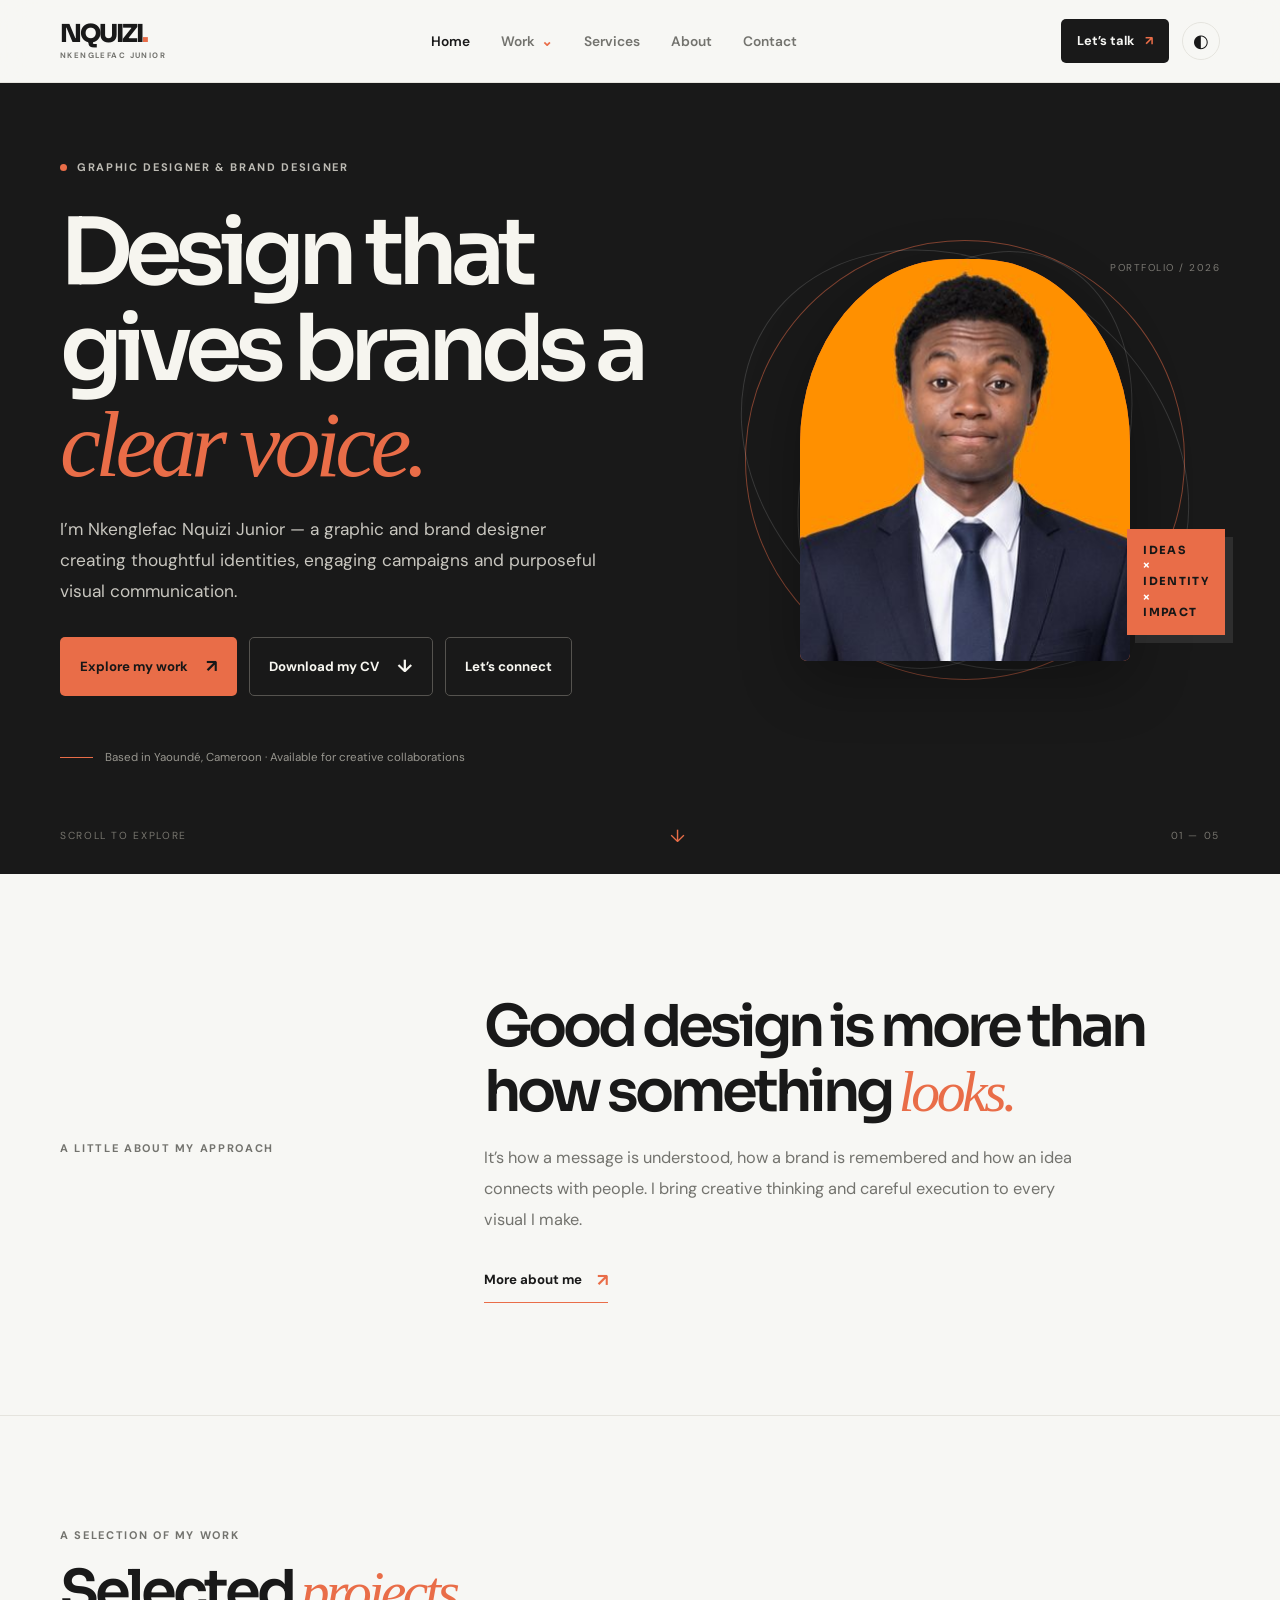
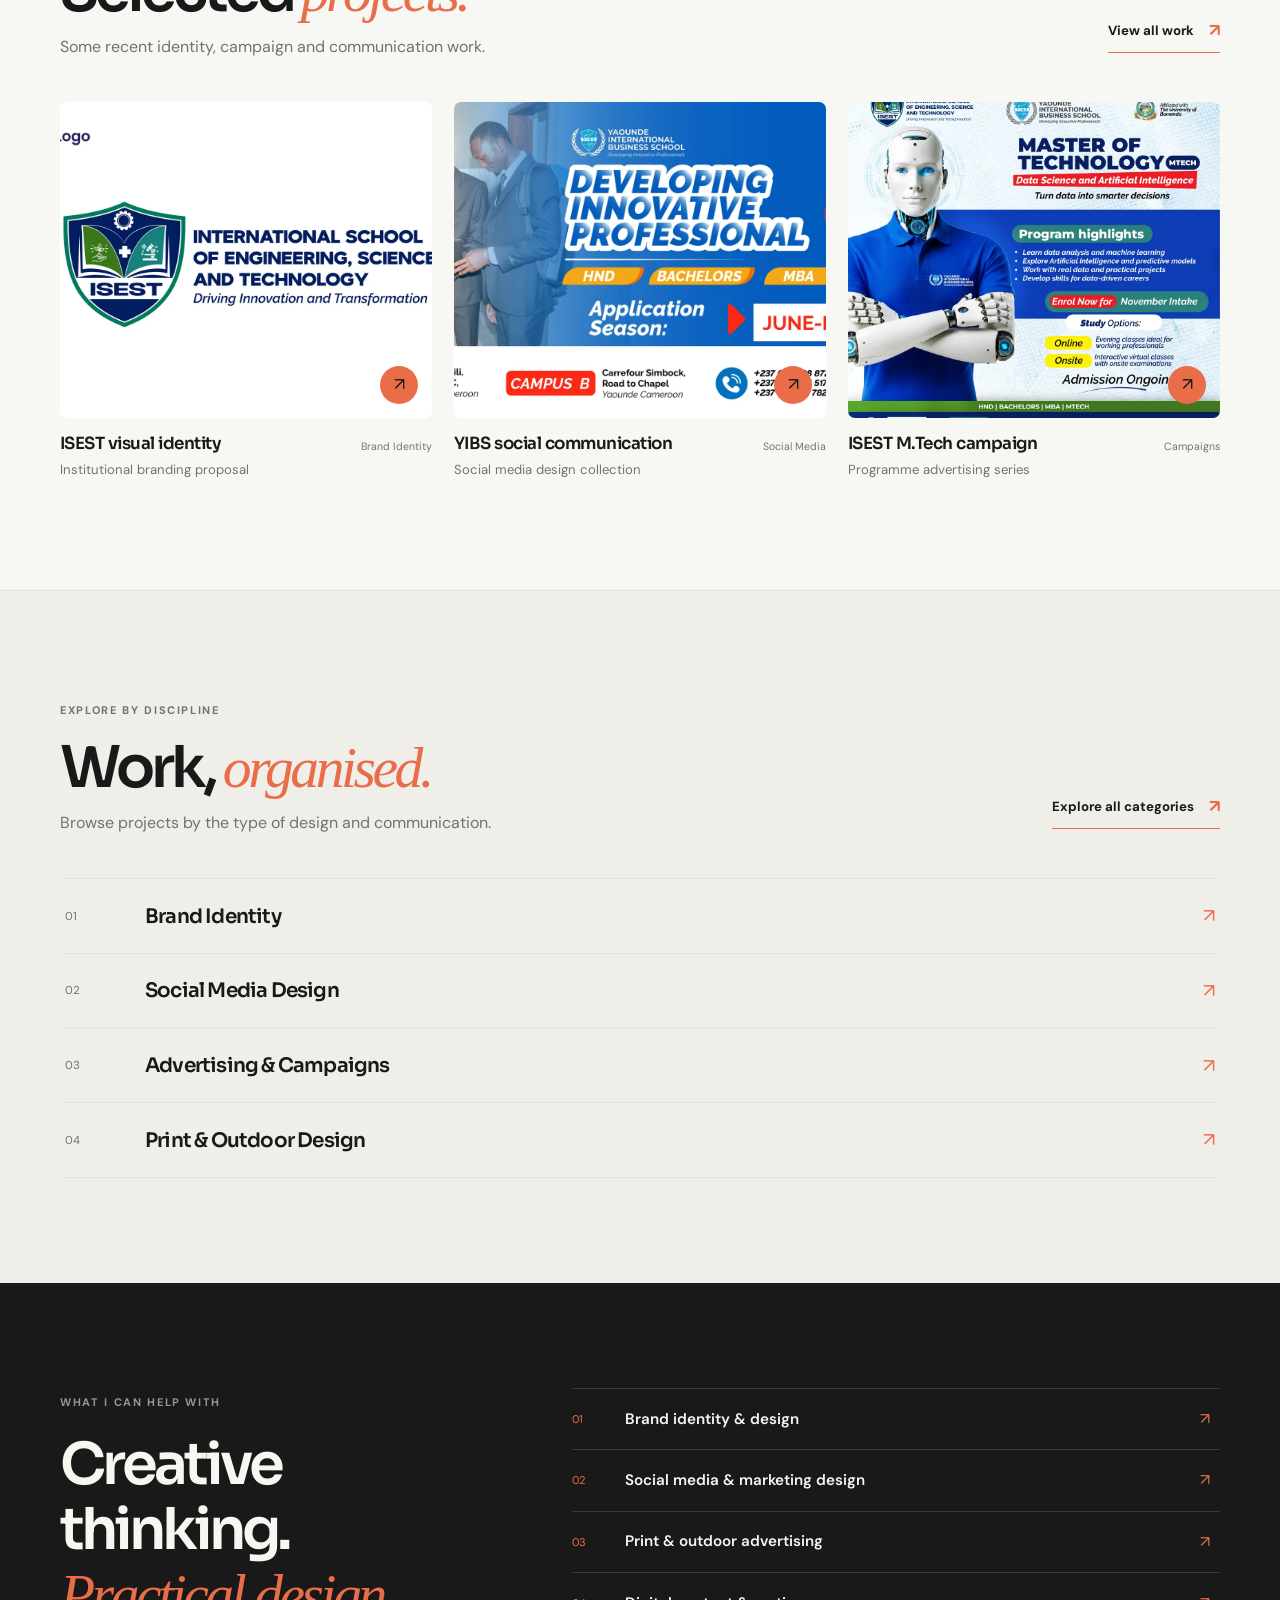
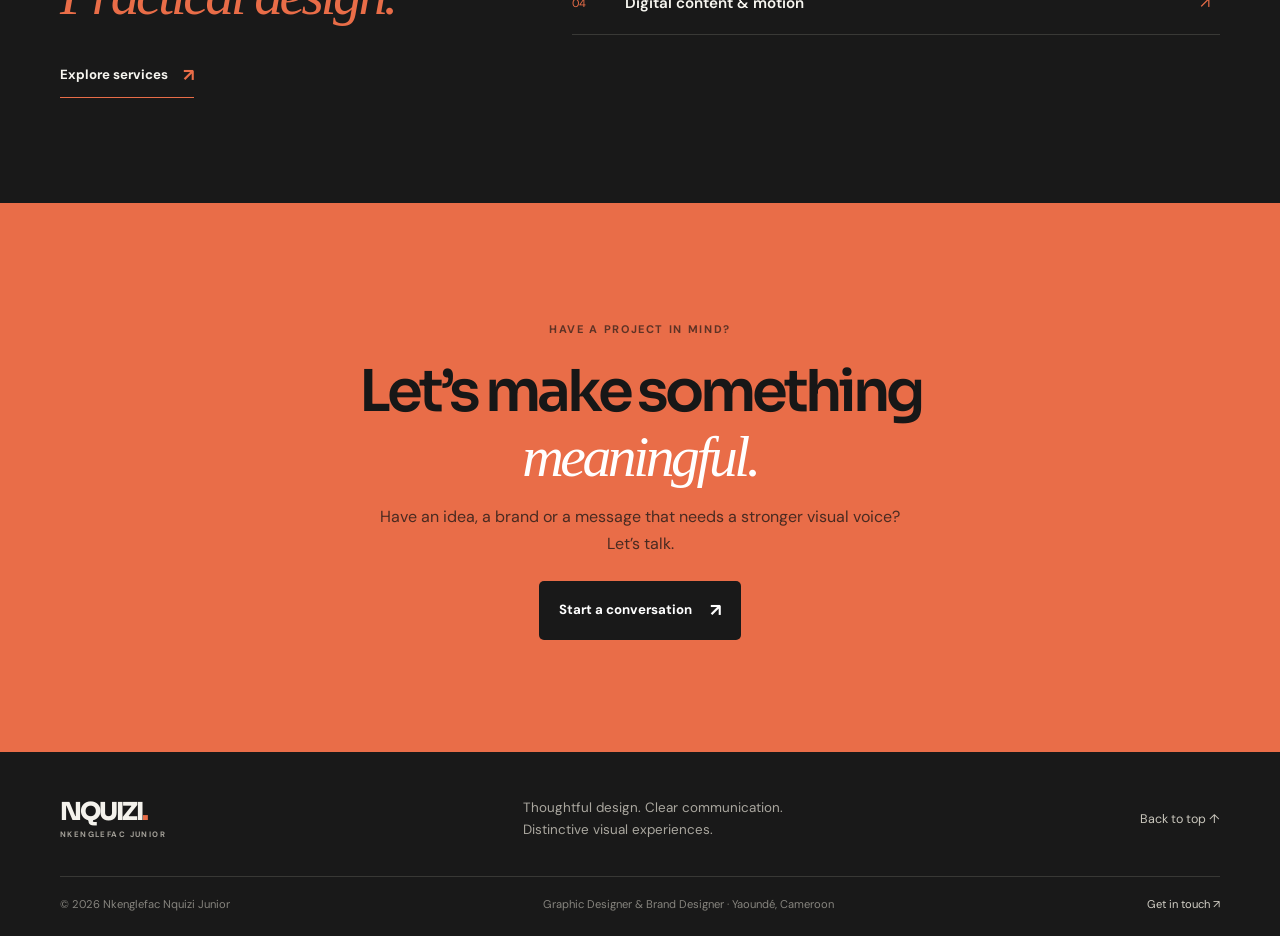
<file: index.html>
<!doctype html><html lang="en"><head><meta charset="utf-8"><meta name="viewport" content="width=device-width, initial-scale=1"><meta name="description" content="Nkenglefac Nquizi Junior is a graphic designer and brand designer based in Yaoundé, Cameroon, creating visual identities, marketing graphics and digital and print designs."><meta name="theme-color" content="#f7f7f4"><meta property="og:title" content="Nkenglefac Nquizi Junior — Graphic & Brand Designer"><meta property="og:description" content="Thoughtful design. Clear communication. Distinctive visual experiences."><title>Nkenglefac Nquizi Junior — Graphic &amp; Brand Designer</title><link rel="preconnect" href="https://fonts.googleapis.com"><link rel="preconnect" href="https://fonts.gstatic.com" crossorigin><link href="https://fonts.googleapis.com/css2?family=DM+Sans:wght@400;500;600;700&family=Sora:wght@400;500;600;700;800&display=swap" rel="stylesheet"><link rel="stylesheet" href="assets/css/style.css"><link rel="icon" href="favicon-quizgab.ico" sizes="any"><link rel="icon" type="image/png" href="favicon-quizgab.png"><link rel="apple-touch-icon" href="favicon-quizgab.png"></head><body id="top"><header class="site-header"><div class="container nav-wrap"><a class="wordmark" href="index.html" aria-label="Nkenglefac Nquizi Junior home"><span>NQUIZI<span class="accent">.</span></span><small>NKENGLEFAC JUNIOR</small></a><button class="menu-toggle" type="button" aria-label="Open navigation" aria-expanded="false"><span></span><span></span></button><nav class="main-nav" aria-label="Main navigation"><ul><li><a href="index.html" class="active">Home</a></li><li class="has-submenu"><a href="work.html">Work <span class="chevron">⌄</span></a><div class="submenu"><a href="work.html">All work</a><a href="work/brand-identity.html">Brand Identity</a><a href="work/social-media-design.html">Social Media Design</a><a href="work/advertising-campaigns.html">Advertising &amp; Campaigns</a><a href="work/print-outdoor-design.html">Print &amp; Outdoor Design</a></div></li><li><a href="services.html">Services</a></li><li><a href="about.html">About</a></li><li><a href="contact.html">Contact</a></li></ul></nav><div class="nav-actions"><a class="nav-cta" href="contact.html">Let’s talk <span>↗</span></a><button class="theme-toggle" type="button" aria-label="Switch colour theme" title="Switch colour theme">◐</button></div></div></header><main><section class="hero"><div class="container hero-grid"><div class="hero-copy"><span class="eyebrow"><i></i> GRAPHIC DESIGNER &amp; BRAND DESIGNER</span><h1>Design that gives brands a <em>clear voice.</em></h1><p class="hero-lead">I’m Nkenglefac Nquizi Junior — a graphic and brand designer creating thoughtful identities, engaging campaigns and purposeful visual communication.</p><div class="hero-actions"><a class="button button-accent" href="work.html">Explore my work <span>↗</span></a><a class="button button-outline" href="assets/cv/Nkenglefac_Nquizi_Junior_CV.pdf" download="Nkenglefac_Nquizi_Junior_CV.pdf" aria-label="Download Nkenglefac Nquizi Junior CV as PDF">Download my CV <span aria-hidden="true">↓</span></a><a class="button button-outline" href="contact.html">Let’s connect</a></div><div class="hero-note"><span class="note-line"></span><span>Based in Yaoundé, Cameroon · Available for creative collaborations</span></div></div><div class="hero-visual"><div class="hero-orbit"></div><div class="hero-portrait"><img src="assets/images/profile/nquizi-portrait.jpg" alt="Portrait of Nkenglefac Nquizi Junior"></div><div class="hero-stamp"><span>IDEAS</span><b>×</b><span>IDENTITY</span><b>×</b><span>IMPACT</span></div><div class="hero-index">PORTFOLIO / 2026</div></div></div><div class="hero-bottom container"><span>SCROLL TO EXPLORE</span><span class="scroll-mark">↓</span><span>01 — 05</span></div></section><section class="intro-section"><div class="container intro-grid"><span class="eyebrow">A LITTLE ABOUT MY APPROACH</span><div><h2>Good design is more than how something <em>looks.</em></h2><p>It’s how a message is understood, how a brand is remembered and how an idea connects with people. I bring creative thinking and careful execution to every visual I make.</p><a class="text-link" href="about.html">More about me <span>↗</span></a></div></div></section><section class="section-block featured-section"><div class="container"><div class="section-heading"><div><span class="eyebrow">A SELECTION OF MY WORK</span><h2>Selected <em>projects.</em></h2><p>Some recent identity, campaign and communication work.</p></div><a class="text-link" href="work.html">View all work <span>↗</span></a></div><div class="featured-grid"><a class="featured-card reveal" href="work/brand-identity.html"><div class="featured-image"><img src="assets/images/brand-identity/isest/isest-primary-logo.webp" alt="ISEST visual identity" loading="lazy"><span>↗</span></div><div class="featured-meta"><div><h3>ISEST visual identity</h3><p>Institutional branding proposal</p></div><small>Brand Identity</small></div></a><a class="featured-card reveal" href="work/social-media-design.html"><div class="featured-image"><img src="assets/images/social-media/yibs/yibs-facebook-cover-01.webp" alt="YIBS social communication" loading="lazy"><span>↗</span></div><div class="featured-meta"><div><h3>YIBS social communication</h3><p>Social media design collection</p></div><small>Social Media</small></div></a><a class="featured-card reveal" href="work/advertising-campaigns.html"><div class="featured-image"><img src="assets/images/advertising/isest/isest-mtech-data-science-ai.webp" alt="ISEST M.Tech campaign" loading="lazy"><span>↗</span></div><div class="featured-meta"><div><h3>ISEST M.Tech campaign</h3><p>Programme advertising series</p></div><small>Campaigns</small></div></a></div></div></section><section class="section-block category-preview"><div class="container"><div class="section-heading"><div><span class="eyebrow">EXPLORE BY DISCIPLINE</span><h2>Work, <em>organised.</em></h2><p>Browse projects by the type of design and communication.</p></div><a class="text-link" href="work.html">Explore all categories <span>↗</span></a></div><div class="mini-category-grid"><a class="mini-category" href="work/brand-identity.html"><span>01</span><b>Brand Identity</b><i>↗</i></a><a class="mini-category" href="work/social-media-design.html"><span>02</span><b>Social Media Design</b><i>↗</i></a><a class="mini-category" href="work/advertising-campaigns.html"><span>03</span><b>Advertising &amp; Campaigns</b><i>↗</i></a><a class="mini-category" href="work/print-outdoor-design.html"><span>04</span><b>Print &amp; Outdoor Design</b><i>↗</i></a></div></div></section><section class="services-strip"><div class="container services-strip-grid"><div><span class="eyebrow">WHAT I CAN HELP WITH</span><h2>Creative thinking.<br><em>Practical design.</em></h2><a class="text-link" href="services.html">Explore services <span>↗</span></a></div><div class="service-list"><div><span>01</span><b>Brand identity &amp; design</b><i>↗</i></div><div><span>02</span><b>Social media &amp; marketing design</b><i>↗</i></div><div><span>03</span><b>Print &amp; outdoor advertising</b><i>↗</i></div><div><span>04</span><b>Digital content &amp; motion</b><i>↗</i></div></div></div></section><section class="home-contact"><div class="container home-contact-inner"><span class="eyebrow">HAVE A PROJECT IN MIND?</span><h2>Let’s make something <em>meaningful.</em></h2><p>Have an idea, a brand or a message that needs a stronger visual voice? Let’s talk.</p><a class="button button-dark" href="contact.html">Start a conversation <span>↗</span></a></div></section></main><footer class="site-footer"><div class="container footer-top"><a class="wordmark footer-mark" href="index.html"><span>NQUIZI<span class="accent">.</span></span><small>NKENGLEFAC JUNIOR</small></a><p>Thoughtful design. Clear communication.<br>Distinctive visual experiences.</p><a class="back-top" href="#top">Back to top ↑</a></div><div class="container footer-bottom"><span>© <span data-year></span> Nkenglefac Nquizi Junior</span><span>Graphic Designer &amp; Brand Designer · Yaoundé, Cameroon</span><a href="mailto:nkenglefacnquizijunior@gmail.com">Get in touch ↗</a></div></footer><script src="assets/js/main.js" defer></script></body></html>
</file>
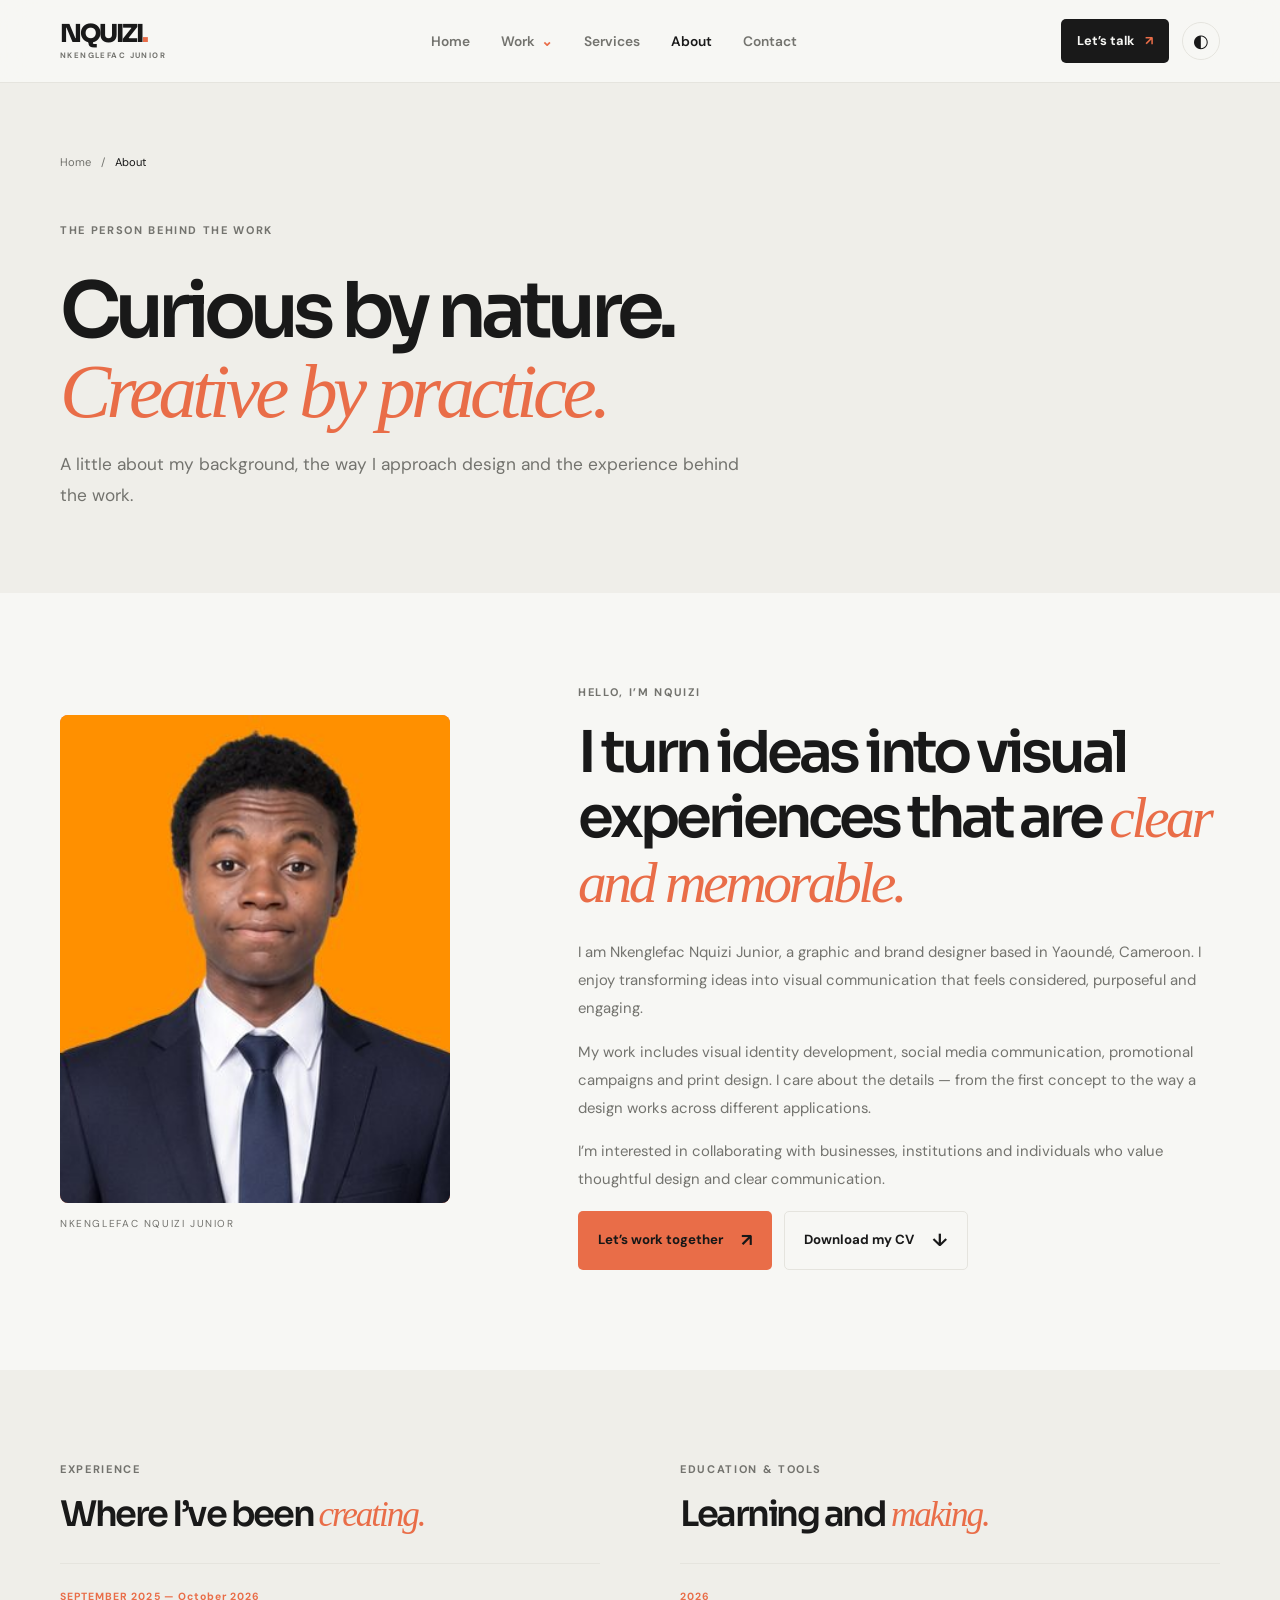
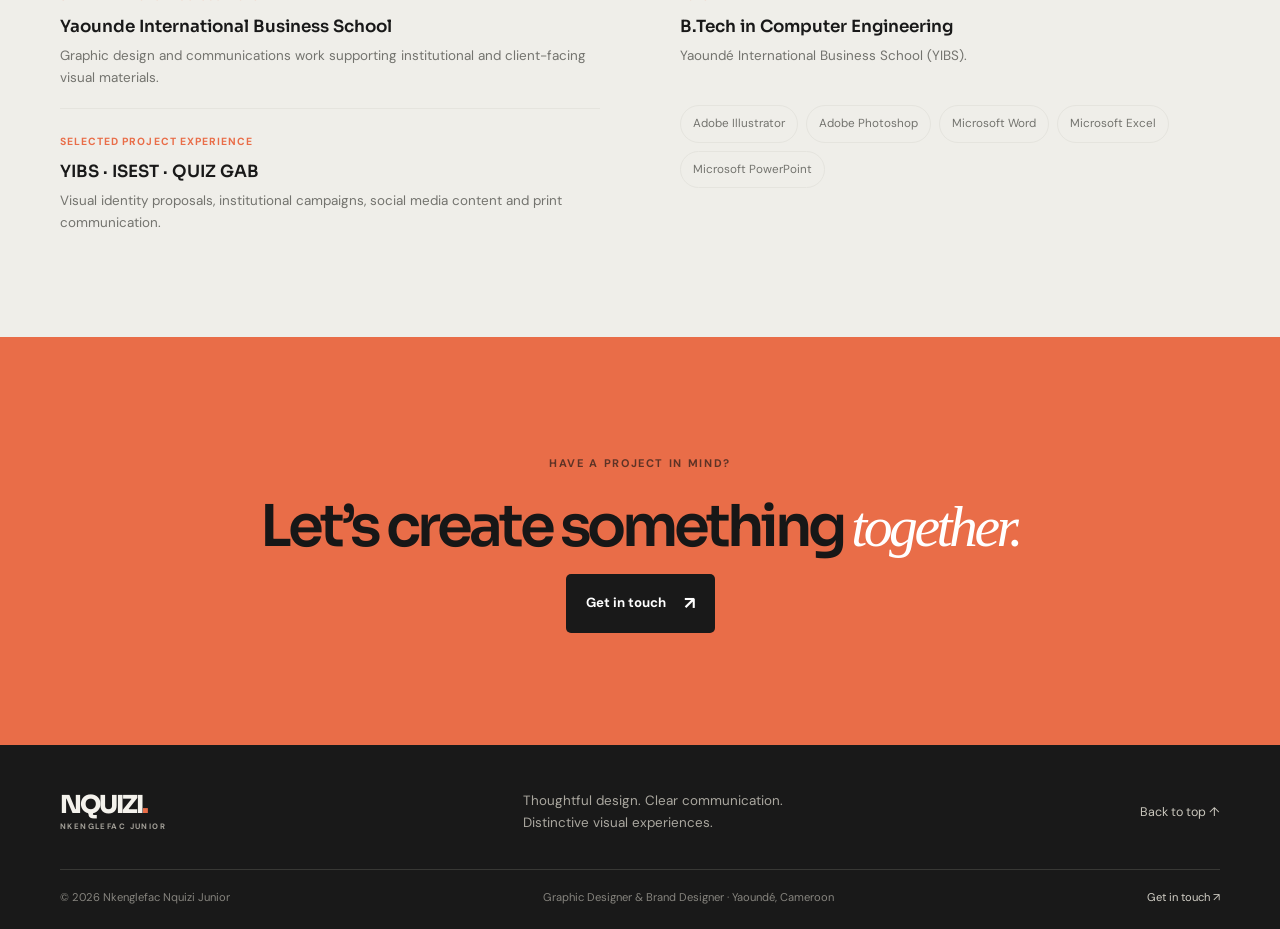
<file: about.html>
<!doctype html><html lang="en"><head><meta charset="utf-8"><meta name="viewport" content="width=device-width, initial-scale=1"><meta name="description" content="Learn more about Nkenglefac Nquizi Junior, graphic designer and brand designer based in Yaoundé, Cameroon."><title>About — Nkenglefac Nquizi Junior</title><link rel="preconnect" href="https://fonts.googleapis.com"><link rel="preconnect" href="https://fonts.gstatic.com" crossorigin><link href="https://fonts.googleapis.com/css2?family=DM+Sans:wght@400;500;600;700&family=Sora:wght@400;500;600;700;800&display=swap" rel="stylesheet"><link rel="stylesheet" href="assets/css/style.css"><link rel="icon" href="favicon-quizgab.ico" sizes="any"><link rel="icon" type="image/png" href="favicon-quizgab.png"><link rel="apple-touch-icon" href="favicon-quizgab.png"></head><body id="top"><header class="site-header"><div class="container nav-wrap"><a class="wordmark" href="index.html" aria-label="Nkenglefac Nquizi Junior home"><span>NQUIZI<span class="accent">.</span></span><small>NKENGLEFAC JUNIOR</small></a><button class="menu-toggle" type="button" aria-label="Open navigation" aria-expanded="false"><span></span><span></span></button><nav class="main-nav" aria-label="Main navigation"><ul><li><a href="index.html">Home</a></li><li class="has-submenu"><a href="work.html">Work <span class="chevron">⌄</span></a><div class="submenu"><a href="work.html">All work</a><a href="work/brand-identity.html">Brand Identity</a><a href="work/social-media-design.html">Social Media Design</a><a href="work/advertising-campaigns.html">Advertising &amp; Campaigns</a><a href="work/print-outdoor-design.html">Print &amp; Outdoor Design</a></div></li><li><a href="services.html">Services</a></li><li><a href="about.html" class="active">About</a></li><li><a href="contact.html">Contact</a></li></ul></nav><div class="nav-actions"><a class="nav-cta" href="contact.html">Let’s talk <span>↗</span></a><button class="theme-toggle" type="button" aria-label="Switch colour theme" title="Switch colour theme">◐</button></div></div></header><main><section class="page-hero compact"><div class="container"><div class="breadcrumbs"><a href="index.html">Home</a><span>/</span><span>About</span></div><span class="eyebrow">THE PERSON BEHIND THE WORK</span><h1>Curious by nature.<br><em>Creative by practice.</em></h1><p class="lead">A little about my background, the way I approach design and the experience behind the work.</p></div></section><section class="container about-layout"><div class="about-portrait"><img src="assets/images/profile/nquizi-portrait.jpg" alt="Portrait of Nkenglefac Nquizi Junior"><span>NKENGLEFAC NQUIZI JUNIOR</span></div><div class="about-copy"><span class="eyebrow">HELLO, I’M NQUIZI</span><h2>I turn ideas into visual experiences that are <em>clear and memorable.</em></h2><p>I am Nkenglefac Nquizi Junior, a graphic and brand designer based in Yaoundé, Cameroon. I enjoy transforming ideas into visual communication that feels considered, purposeful and engaging.</p><p>My work includes visual identity development, social media communication, promotional campaigns and print design. I care about the details — from the first concept to the way a design works across different applications.</p><p>I’m interested in collaborating with businesses, institutions and individuals who value thoughtful design and clear communication.</p><div class="about-actions"><a class="button button-accent" href="contact.html">Let’s work together <span>↗</span></a><a class="button button-outline-light" href="assets/cv/Nkenglefac_Nquizi_Junior_CV.pdf" download="Nkenglefac_Nquizi_Junior_CV.pdf" aria-label="Download Nkenglefac Nquizi Junior CV as PDF">Download my CV <span aria-hidden="true">↓</span></a></div></div></section><section class="about-details"><div class="container details-grid"><div><span class="eyebrow">EXPERIENCE</span><h2>Where I’ve been <em>creating.</em></h2><div class="timeline-item"><span>SEPTEMBER 2025 — October 2026</span><h3>Yaounde International Business School</h3><p>Graphic design and communications work supporting institutional and client-facing visual materials.</p></div><div class="timeline-item"><span>SELECTED PROJECT EXPERIENCE</span><h3>YIBS · ISEST · QUIZ GAB</h3><p>Visual identity proposals, institutional campaigns, social media content and print communication.</p></div></div><div><span class="eyebrow">EDUCATION &amp; TOOLS</span><h2>Learning and <em>making.</em></h2><div class="timeline-item"><span>2026</span><h3>B.Tech in Computer Engineering</h3><p>Yaoundé International Business School (YIBS).</p></div><div class="tool-pills"><span>Adobe Illustrator</span><span>Adobe Photoshop</span><span>Microsoft Word</span><span>Microsoft Excel</span><span>Microsoft PowerPoint</span></div></div></div></section><section class="home-contact"><div class="container home-contact-inner"><span class="eyebrow">HAVE A PROJECT IN MIND?</span><h2>Let’s create something <em>together.</em></h2><a class="button button-dark" href="contact.html">Get in touch <span>↗</span></a></div></section></main><footer class="site-footer"><div class="container footer-top"><a class="wordmark footer-mark" href="index.html"><span>NQUIZI<span class="accent">.</span></span><small>NKENGLEFAC JUNIOR</small></a><p>Thoughtful design. Clear communication.<br>Distinctive visual experiences.</p><a class="back-top" href="#top">Back to top ↑</a></div><div class="container footer-bottom"><span>© <span data-year></span> Nkenglefac Nquizi Junior</span><span>Graphic Designer &amp; Brand Designer · Yaoundé, Cameroon</span><a href="mailto:nkenglefacnquizijunior@gmail.com">Get in touch ↗</a></div></footer><script src="assets/js/main.js" defer></script></body></html>
</file>
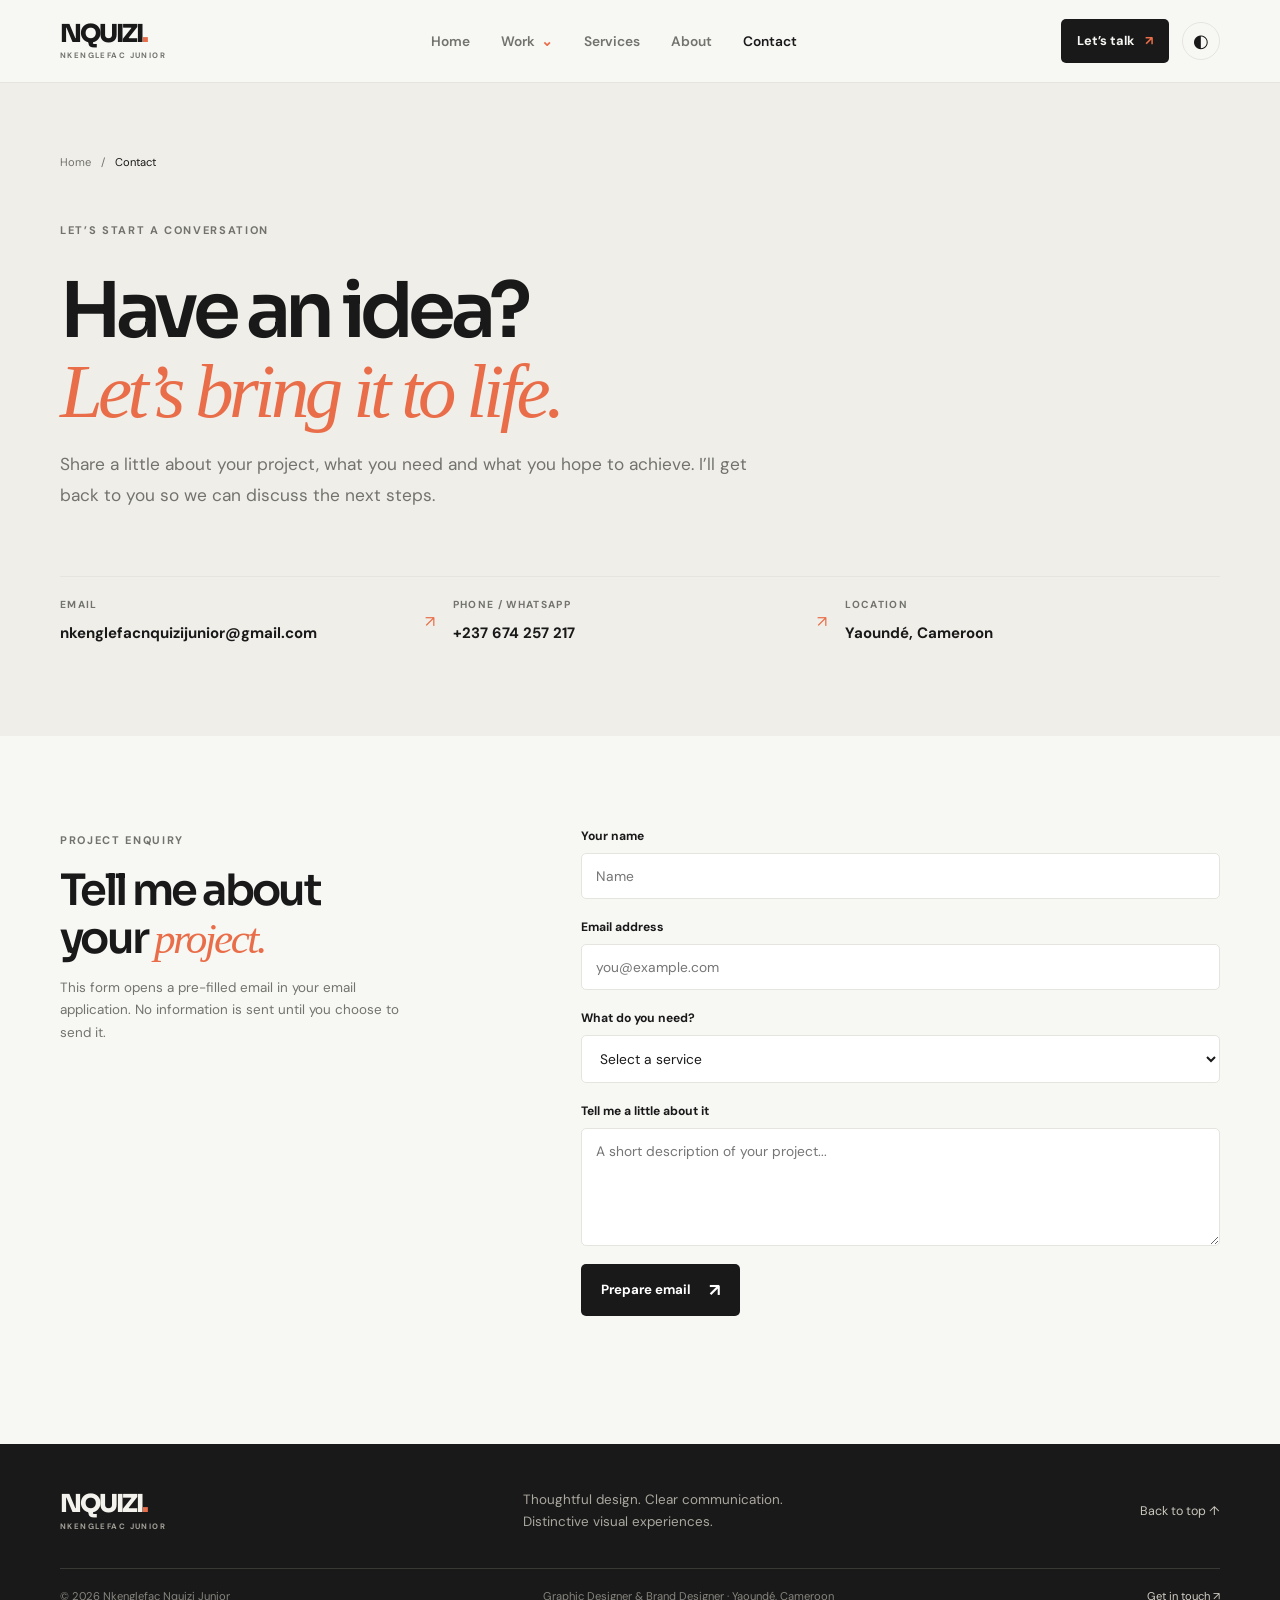
<file: contact.html>
<!doctype html><html lang="en"><head><meta charset="utf-8"><meta name="viewport" content="width=device-width, initial-scale=1"><meta name="description" content="Contact Nkenglefac Nquizi Junior for graphic design, branding, social media and print design projects."><title>Contact — Nkenglefac Nquizi Junior</title><link rel="preconnect" href="https://fonts.googleapis.com"><link rel="preconnect" href="https://fonts.gstatic.com" crossorigin><link href="https://fonts.googleapis.com/css2?family=DM+Sans:wght@400;500;600;700&family=Sora:wght@400;500;600;700;800&display=swap" rel="stylesheet"><link rel="stylesheet" href="assets/css/style.css"><link rel="icon" href="favicon-quizgab.ico" sizes="any"><link rel="icon" type="image/png" href="favicon-quizgab.png"><link rel="apple-touch-icon" href="favicon-quizgab.png"></head><body id="top"><header class="site-header"><div class="container nav-wrap"><a class="wordmark" href="index.html" aria-label="Nkenglefac Nquizi Junior home"><span>NQUIZI<span class="accent">.</span></span><small>NKENGLEFAC JUNIOR</small></a><button class="menu-toggle" type="button" aria-label="Open navigation" aria-expanded="false"><span></span><span></span></button><nav class="main-nav" aria-label="Main navigation"><ul><li><a href="index.html">Home</a></li><li class="has-submenu"><a href="work.html">Work <span class="chevron">⌄</span></a><div class="submenu"><a href="work.html">All work</a><a href="work/brand-identity.html">Brand Identity</a><a href="work/social-media-design.html">Social Media Design</a><a href="work/advertising-campaigns.html">Advertising &amp; Campaigns</a><a href="work/print-outdoor-design.html">Print &amp; Outdoor Design</a></div></li><li><a href="services.html">Services</a></li><li><a href="about.html">About</a></li><li><a href="contact.html" class="active">Contact</a></li></ul></nav><div class="nav-actions"><a class="nav-cta" href="contact.html">Let’s talk <span>↗</span></a><button class="theme-toggle" type="button" aria-label="Switch colour theme" title="Switch colour theme">◐</button></div></div></header><main><section class="contact-hero"><div class="container"><div class="breadcrumbs"><a href="index.html">Home</a><span>/</span><span>Contact</span></div><span class="eyebrow">LET’S START A CONVERSATION</span><h1>Have an idea?<br><em>Let’s bring it to life.</em></h1><p class="lead">Share a little about your project, what you need and what you hope to achieve. I’ll get back to you so we can discuss the next steps.</p><div class="contact-methods"><a href="mailto:nkenglefacnquizijunior@gmail.com"><span>EMAIL</span><b>nkenglefacnquizijunior@gmail.com</b><i>↗</i></a><a href="tel:+237674257217"><span>PHONE / WHATSAPP</span><b>+237 674 257 217</b><i>↗</i></a><div><span>LOCATION</span><b>Yaoundé, Cameroon</b></div></div></div></section><section class="container contact-form-section"><div class="form-intro"><span class="eyebrow">PROJECT ENQUIRY</span><h2>Tell me about<br>your <em>project.</em></h2><p>This form opens a pre-filled email in your email application. No information is sent until you choose to send it.</p></div><form class="contact-form" id="contact-form"><label>Your name<input name="name" type="text" placeholder="Name" required></label><label>Email address<input name="email" type="email" placeholder="you@example.com" required></label><label>What do you need?<select name="project" required><option value="" selected disabled>Select a service</option><option>Brand identity</option><option>Social media design</option><option>Advertising &amp; campaigns</option><option>Print &amp; outdoor design</option><option>Other creative project</option></select></label><label>Tell me a little about it<textarea name="message" rows="5" placeholder="A short description of your project..." required></textarea></label><button class="button button-dark" type="submit">Prepare email <span>↗</span></button><p class="form-note" id="form-note" aria-live="polite"></p></form></section></main><footer class="site-footer"><div class="container footer-top"><a class="wordmark footer-mark" href="index.html"><span>NQUIZI<span class="accent">.</span></span><small>NKENGLEFAC JUNIOR</small></a><p>Thoughtful design. Clear communication.<br>Distinctive visual experiences.</p><a class="back-top" href="#top">Back to top ↑</a></div><div class="container footer-bottom"><span>© <span data-year></span> Nkenglefac Nquizi Junior</span><span>Graphic Designer &amp; Brand Designer · Yaoundé, Cameroon</span><a href="mailto:nkenglefacnquizijunior@gmail.com">Get in touch ↗</a></div></footer><script src="assets/js/main.js" defer></script></body></html>
</file>
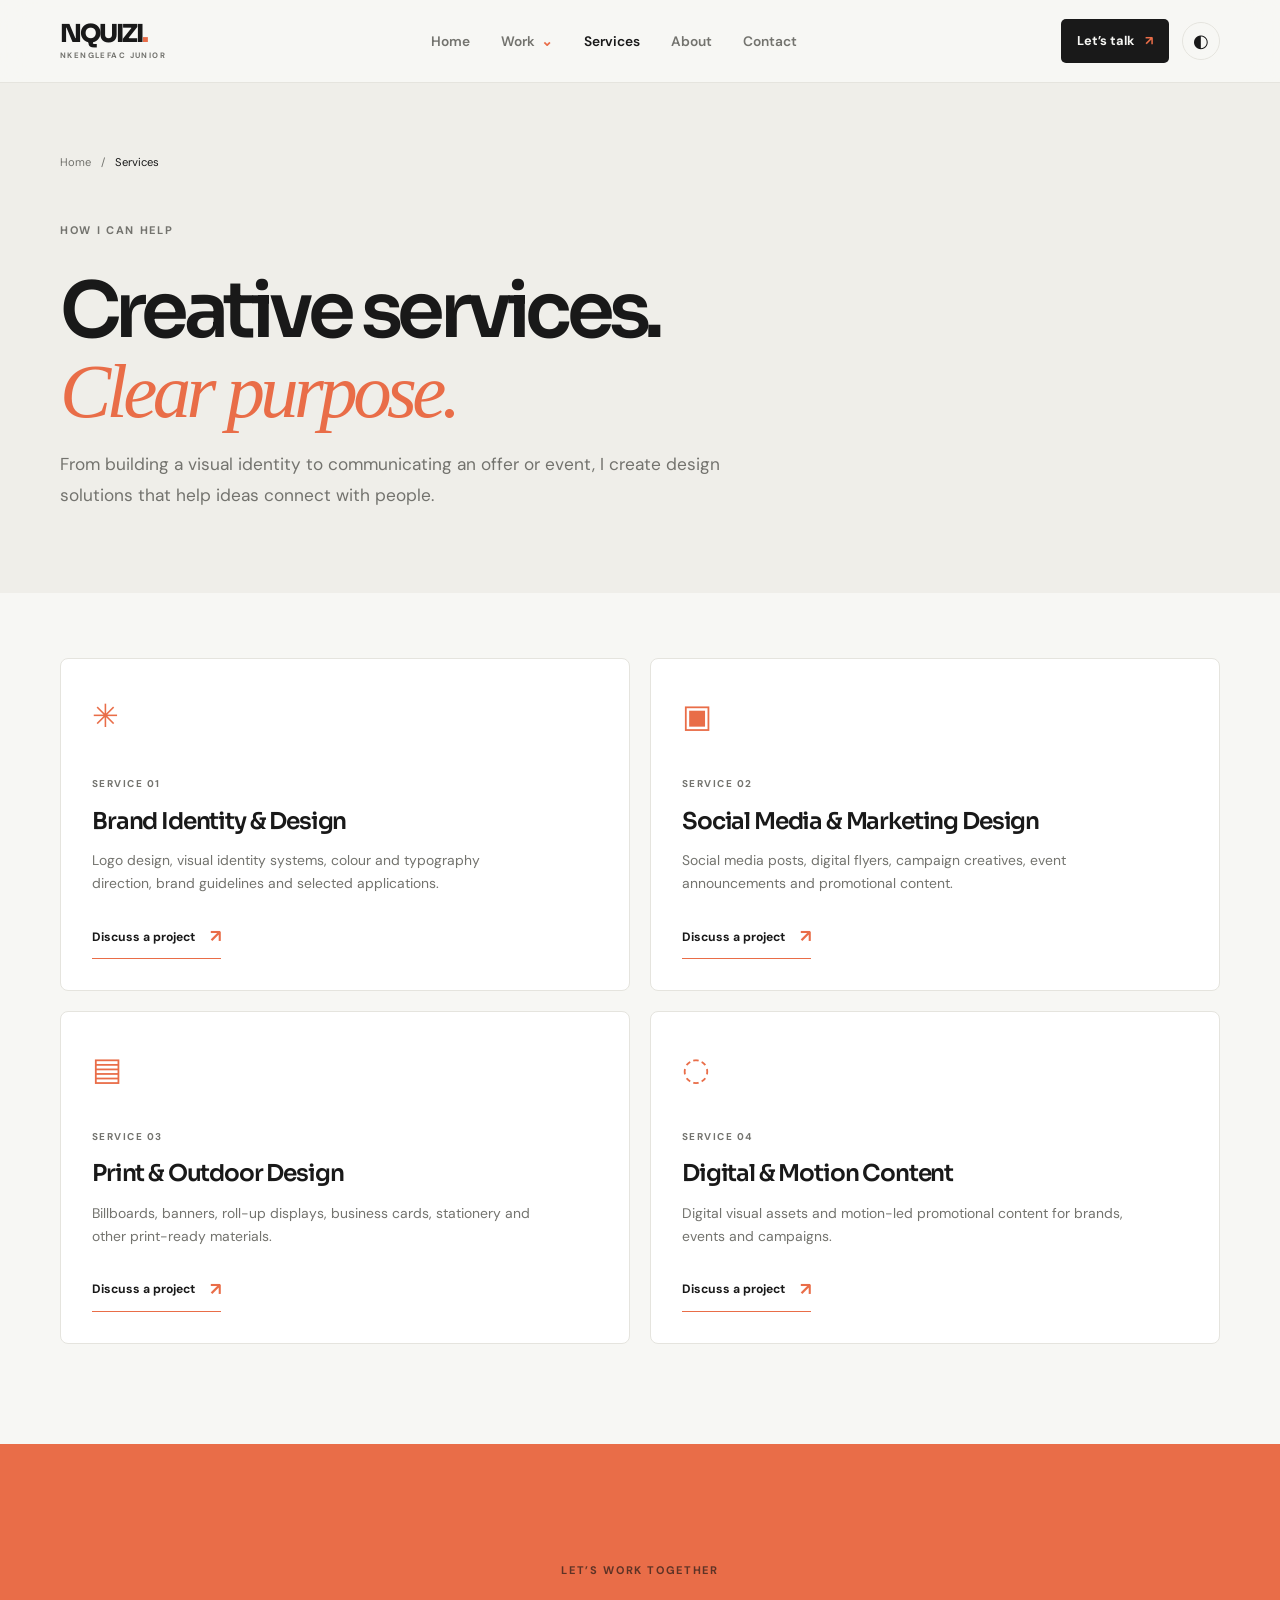
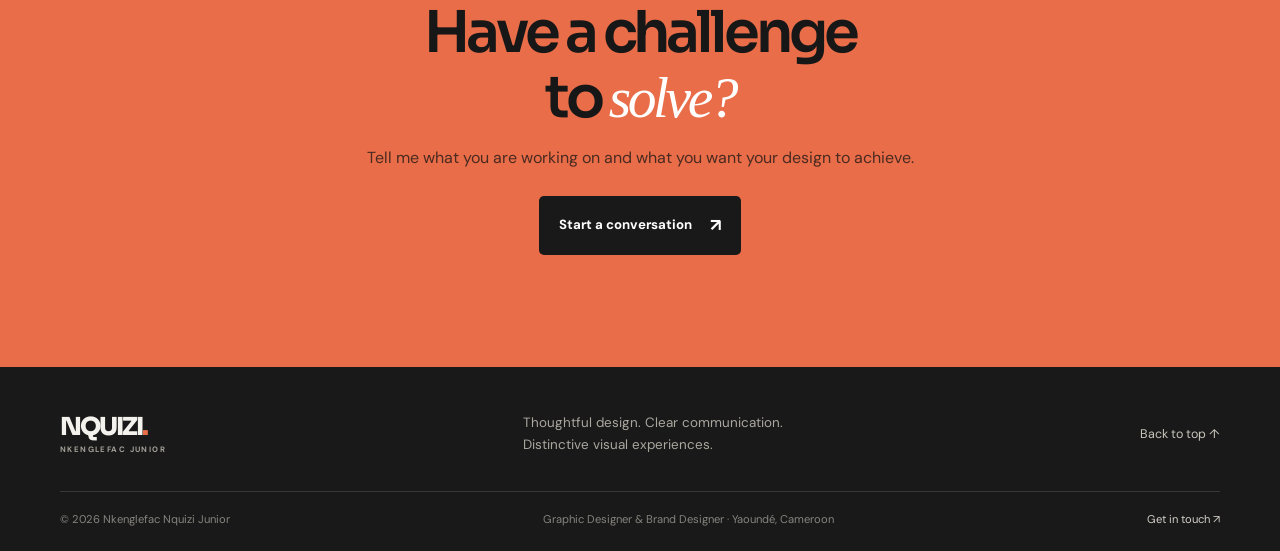
<file: services.html>
<!doctype html><html lang="en"><head><meta charset="utf-8"><meta name="viewport" content="width=device-width, initial-scale=1"><meta name="description" content="Graphic design and branding services by Nkenglefac Nquizi Junior in Yaoundé, Cameroon."><title>Services — Nkenglefac Nquizi Junior</title><link rel="preconnect" href="https://fonts.googleapis.com"><link rel="preconnect" href="https://fonts.gstatic.com" crossorigin><link href="https://fonts.googleapis.com/css2?family=DM+Sans:wght@400;500;600;700&family=Sora:wght@400;500;600;700;800&display=swap" rel="stylesheet"><link rel="stylesheet" href="assets/css/style.css"><link rel="icon" href="favicon-quizgab.ico" sizes="any"><link rel="icon" type="image/png" href="favicon-quizgab.png"><link rel="apple-touch-icon" href="favicon-quizgab.png"></head><body id="top"><header class="site-header"><div class="container nav-wrap"><a class="wordmark" href="index.html" aria-label="Nkenglefac Nquizi Junior home"><span>NQUIZI<span class="accent">.</span></span><small>NKENGLEFAC JUNIOR</small></a><button class="menu-toggle" type="button" aria-label="Open navigation" aria-expanded="false"><span></span><span></span></button><nav class="main-nav" aria-label="Main navigation"><ul><li><a href="index.html">Home</a></li><li class="has-submenu"><a href="work.html">Work <span class="chevron">⌄</span></a><div class="submenu"><a href="work.html">All work</a><a href="work/brand-identity.html">Brand Identity</a><a href="work/social-media-design.html">Social Media Design</a><a href="work/advertising-campaigns.html">Advertising &amp; Campaigns</a><a href="work/print-outdoor-design.html">Print &amp; Outdoor Design</a></div></li><li><a href="services.html" class="active">Services</a></li><li><a href="about.html">About</a></li><li><a href="contact.html">Contact</a></li></ul></nav><div class="nav-actions"><a class="nav-cta" href="contact.html">Let’s talk <span>↗</span></a><button class="theme-toggle" type="button" aria-label="Switch colour theme" title="Switch colour theme">◐</button></div></div></header><main><section class="page-hero compact"><div class="container"><div class="breadcrumbs"><a href="index.html">Home</a><span>/</span><span>Services</span></div><span class="eyebrow">HOW I CAN HELP</span><h1>Creative services.<br><em>Clear purpose.</em></h1><p class="lead">From building a visual identity to communicating an offer or event, I create design solutions that help ideas connect with people.</p></div></section><section class="container services-page-grid"><article class="service-card reveal"><span class="service-symbol">✳</span><span class="eyebrow">SERVICE 01</span><h2>Brand Identity & Design</h2><p>Logo design, visual identity systems, colour and typography direction, brand guidelines and selected applications.</p><a href="contact.html" class="text-link">Discuss a project <span>↗</span></a></article><article class="service-card reveal"><span class="service-symbol">▣</span><span class="eyebrow">SERVICE 02</span><h2>Social Media & Marketing Design</h2><p>Social media posts, digital flyers, campaign creatives, event announcements and promotional content.</p><a href="contact.html" class="text-link">Discuss a project <span>↗</span></a></article><article class="service-card reveal"><span class="service-symbol">▤</span><span class="eyebrow">SERVICE 03</span><h2>Print & Outdoor Design</h2><p>Billboards, banners, roll-up displays, business cards, stationery and other print-ready materials.</p><a href="contact.html" class="text-link">Discuss a project <span>↗</span></a></article><article class="service-card reveal"><span class="service-symbol">◌</span><span class="eyebrow">SERVICE 04</span><h2>Digital & Motion Content</h2><p>Digital visual assets and motion-led promotional content for brands, events and campaigns.</p><a href="contact.html" class="text-link">Discuss a project <span>↗</span></a></article></section><section class="home-contact"><div class="container home-contact-inner"><span class="eyebrow">LET’S WORK TOGETHER</span><h2>Have a challenge<br>to <em>solve?</em></h2><p>Tell me what you are working on and what you want your design to achieve.</p><a class="button button-dark" href="contact.html">Start a conversation <span>↗</span></a></div></section></main><footer class="site-footer"><div class="container footer-top"><a class="wordmark footer-mark" href="index.html"><span>NQUIZI<span class="accent">.</span></span><small>NKENGLEFAC JUNIOR</small></a><p>Thoughtful design. Clear communication.<br>Distinctive visual experiences.</p><a class="back-top" href="#top">Back to top ↑</a></div><div class="container footer-bottom"><span>© <span data-year></span> Nkenglefac Nquizi Junior</span><span>Graphic Designer &amp; Brand Designer · Yaoundé, Cameroon</span><a href="mailto:nkenglefacnquizijunior@gmail.com">Get in touch ↗</a></div></footer><script src="assets/js/main.js" defer></script></body></html>
</file>
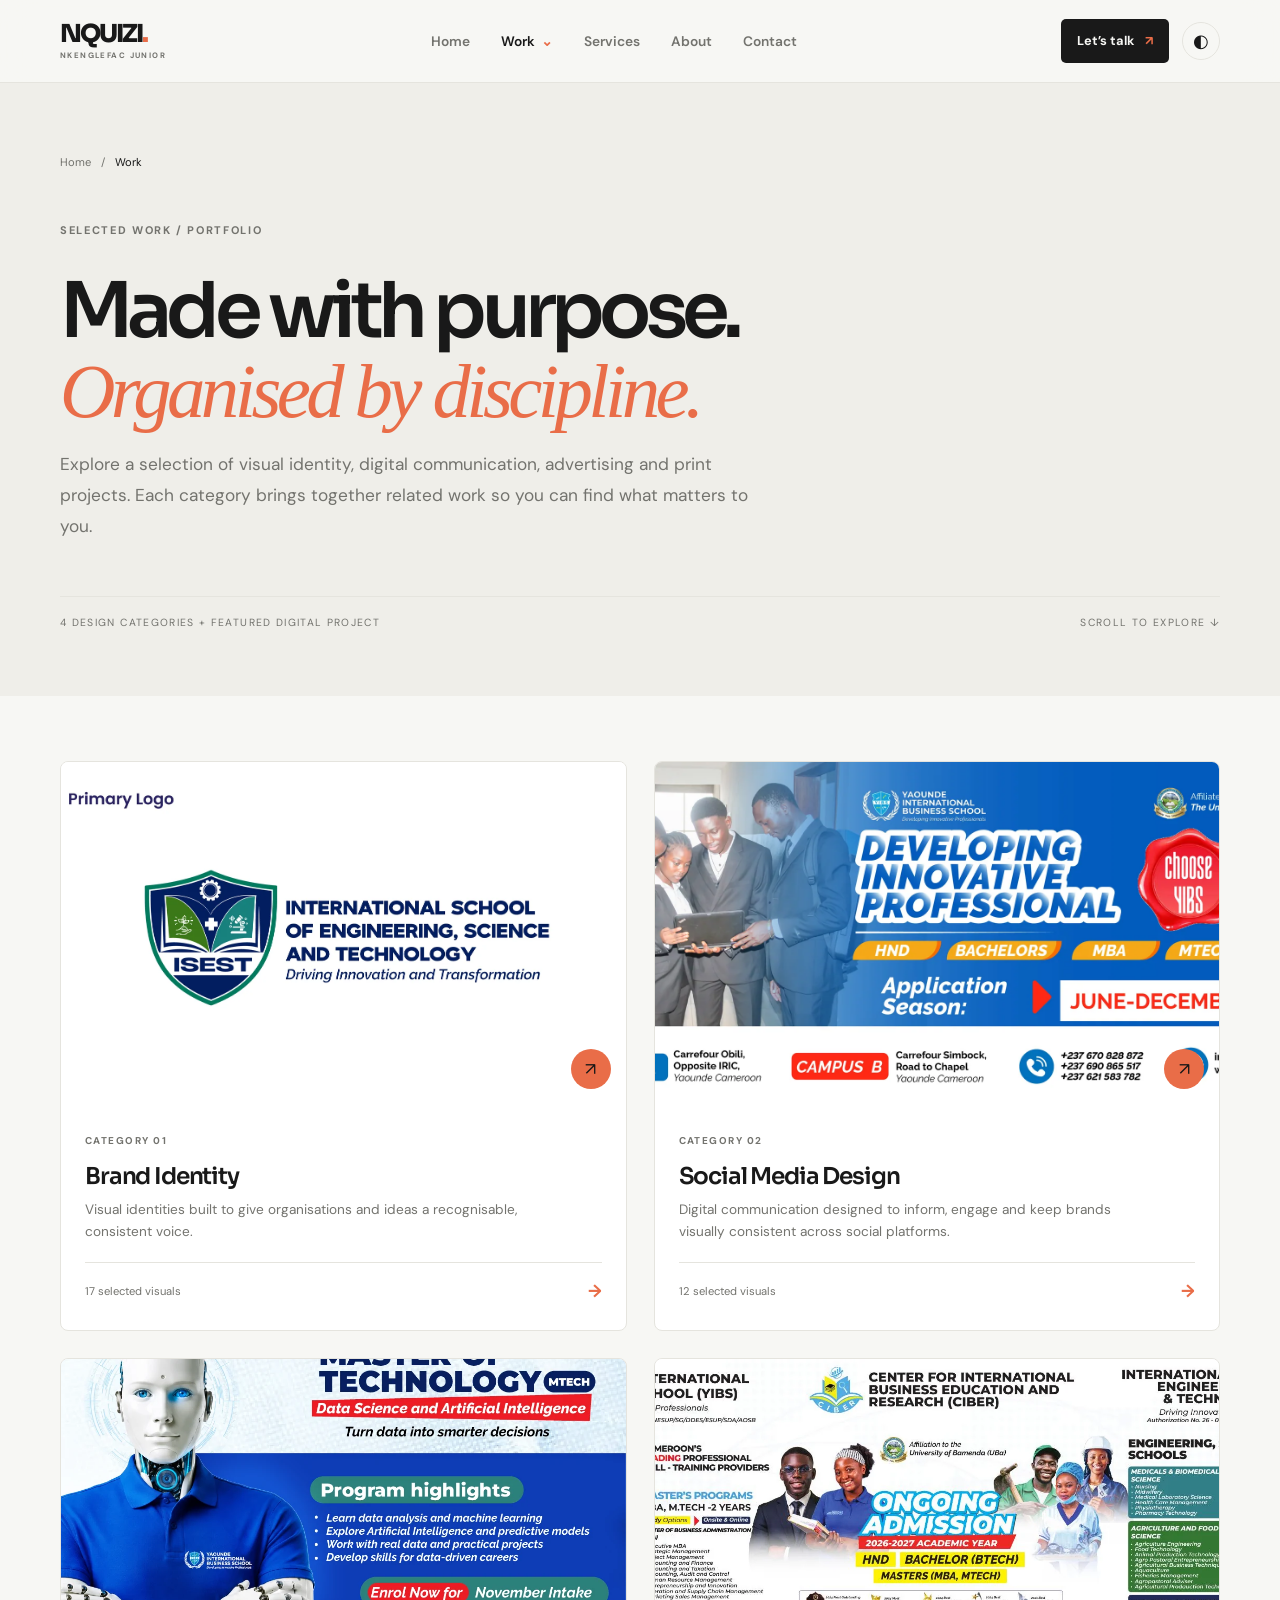
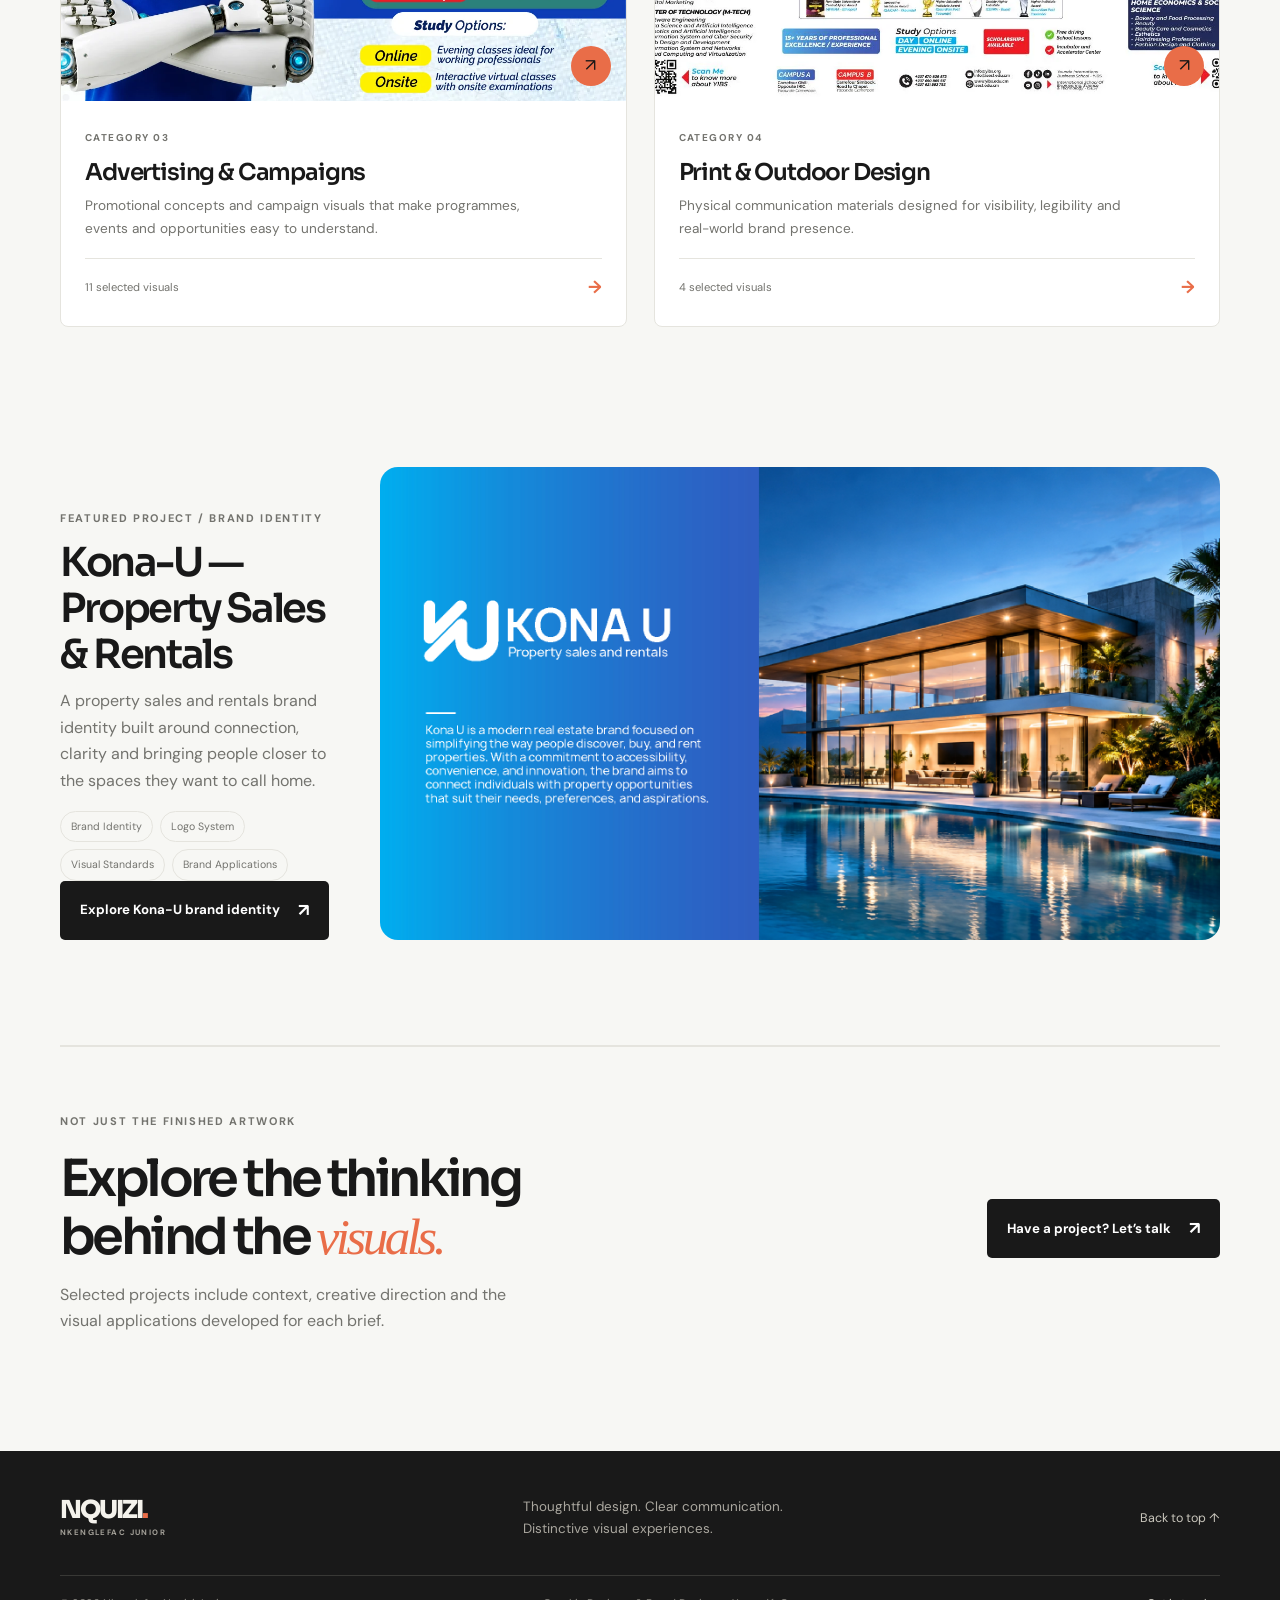
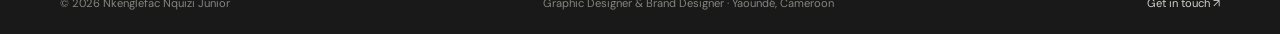
<file: work.html>
<!doctype html><html lang="en"><head><meta charset="utf-8"><meta name="viewport" content="width=device-width, initial-scale=1"><meta name="description" content="Browse the work of Nkenglefac Nquizi Junior by category: brand identity, social media design, advertising campaigns and print and outdoor design."><title>Selected Work — Nkenglefac Nquizi Junior</title><link rel="preconnect" href="https://fonts.googleapis.com"><link rel="preconnect" href="https://fonts.gstatic.com" crossorigin><link href="https://fonts.googleapis.com/css2?family=DM+Sans:wght@400;500;600;700&family=Sora:wght@400;500;600;700;800&display=swap" rel="stylesheet"><link rel="stylesheet" href="assets/css/style.css"><link rel="icon" href="favicon-quizgab.ico" sizes="any"><link rel="icon" type="image/png" href="favicon-quizgab.png"><link rel="apple-touch-icon" href="favicon-quizgab.png"></head><body id="top"><header class="site-header"><div class="container nav-wrap"><a class="wordmark" href="index.html" aria-label="Nkenglefac Nquizi Junior home"><span>NQUIZI<span class="accent">.</span></span><small>NKENGLEFAC JUNIOR</small></a><button class="menu-toggle" type="button" aria-label="Open navigation" aria-expanded="false"><span></span><span></span></button><nav class="main-nav" aria-label="Main navigation"><ul><li><a href="index.html">Home</a></li><li class="has-submenu active"><a href="work.html" class="active">Work <span class="chevron">⌄</span></a><div class="submenu"><a href="work.html">All work</a><a href="work/brand-identity.html">Brand Identity</a><a href="work/social-media-design.html">Social Media Design</a><a href="work/advertising-campaigns.html">Advertising &amp; Campaigns</a><a href="work/print-outdoor-design.html">Print &amp; Outdoor Design</a></div></li><li><a href="services.html">Services</a></li><li><a href="about.html">About</a></li><li><a href="contact.html">Contact</a></li></ul></nav><div class="nav-actions"><a class="nav-cta" href="contact.html">Let’s talk <span>↗</span></a><button class="theme-toggle" type="button" aria-label="Switch colour theme" title="Switch colour theme">◐</button></div></div></header><main><section class="page-hero"><div class="container"><div class="breadcrumbs"><a href="index.html">Home</a><span>/</span><span>Work</span></div><span class="eyebrow">SELECTED WORK / PORTFOLIO</span><h1>Made with purpose.<br><em>Organised by discipline.</em></h1><p class="lead">Explore a selection of visual identity, digital communication, advertising and print projects. Each category brings together related work so you can find what matters to you.</p><div class="page-hero-foot"><span>4 DESIGN CATEGORIES + FEATURED DIGITAL PROJECT</span><span>SCROLL TO EXPLORE ↓</span></div></div></section><section class="container work-category-section"><div class="category-grid"><a class="category-card reveal" href="work/brand-identity.html"><div class="category-image"><img src="assets/images/brand-identity/isest/isest-primary-logo.webp" alt="Brand Identity preview" loading="lazy"><span class="category-arrow">↗</span></div><div class="category-card-info"><span class="eyebrow">CATEGORY 01</span><h2>Brand Identity</h2><p>Visual identities built to give organisations and ideas a recognisable, consistent voice.</p><span class="category-count">17 selected visuals <b>→</b></span></div></a><a class="category-card reveal" href="work/social-media-design.html"><div class="category-image"><img src="assets/images/social-media/yibs/yibs-facebook-cover-01.webp" alt="Social Media Design preview" loading="lazy"><span class="category-arrow">↗</span></div><div class="category-card-info"><span class="eyebrow">CATEGORY 02</span><h2>Social Media Design</h2><p>Digital communication designed to inform, engage and keep brands visually consistent across social platforms.</p><span class="category-count">12 selected visuals <b>→</b></span></div></a><a class="category-card reveal" href="work/advertising-campaigns.html"><div class="category-image"><img src="assets/images/advertising/isest/isest-mtech-data-science-ai.webp" alt="Advertising &amp; Campaigns preview" loading="lazy"><span class="category-arrow">↗</span></div><div class="category-card-info"><span class="eyebrow">CATEGORY 03</span><h2>Advertising &amp; Campaigns</h2><p>Promotional concepts and campaign visuals that make programmes, events and opportunities easy to understand.</p><span class="category-count">11 selected visuals <b>→</b></span></div></a><a class="category-card reveal" href="work/print-outdoor-design.html"><div class="category-image"><img src="assets/images/print-outdoor/yibs/yibs-billboard.webp" alt="Print &amp; Outdoor Design preview" loading="lazy"><span class="category-arrow">↗</span></div><div class="category-card-info"><span class="eyebrow">CATEGORY 04</span><h2>Print &amp; Outdoor Design</h2><p>Physical communication materials designed for visibility, legibility and real-world brand presence.</p><span class="category-count">4 selected visuals <b>→</b></span></div></a></div></section><section class="container project-group" id="featured-konau"><div class="project-group-heading"><div><span class="eyebrow">FEATURED PROJECT / BRAND IDENTITY</span><h2>Kona-U — Property Sales &amp; Rentals</h2><p>A property sales and rentals brand identity built around connection, clarity and bringing people closer to the spaces they want to call home.</p><div class="tag-row"><span>Brand Identity</span><span>Logo System</span><span>Visual Standards</span><span>Brand Applications</span></div><a class="button button-dark" href="work/brand-identity.html#project-3">Explore Kona-U brand identity <span>↗</span></a></div><a href="work/brand-identity.html#project-3" aria-label="Explore Kona-U brand identity"><img src="assets/images/konau/konau-brand-overview.jpg" alt="Kona-U property sales and rentals brand identity" style="width:100%;height:auto;border-radius:18px"></a></div></section><section class="container work-featured-bottom"><div><span class="eyebrow">NOT JUST THE FINISHED ARTWORK</span><h2>Explore the thinking<br>behind the <em>visuals.</em></h2><p>Selected projects include context, creative direction and the visual applications developed for each brief.</p></div><a class="button button-dark" href="contact.html">Have a project? Let’s talk <span>↗</span></a></section></main><footer class="site-footer"><div class="container footer-top"><a class="wordmark footer-mark" href="index.html"><span>NQUIZI<span class="accent">.</span></span><small>NKENGLEFAC JUNIOR</small></a><p>Thoughtful design. Clear communication.<br>Distinctive visual experiences.</p><a class="back-top" href="#top">Back to top ↑</a></div><div class="container footer-bottom"><span>© <span data-year></span> Nkenglefac Nquizi Junior</span><span>Graphic Designer &amp; Brand Designer · Yaoundé, Cameroon</span><a href="mailto:nkenglefacnquizijunior@gmail.com">Get in touch ↗</a></div></footer><script src="assets/js/main.js" defer></script></body></html>
</file>
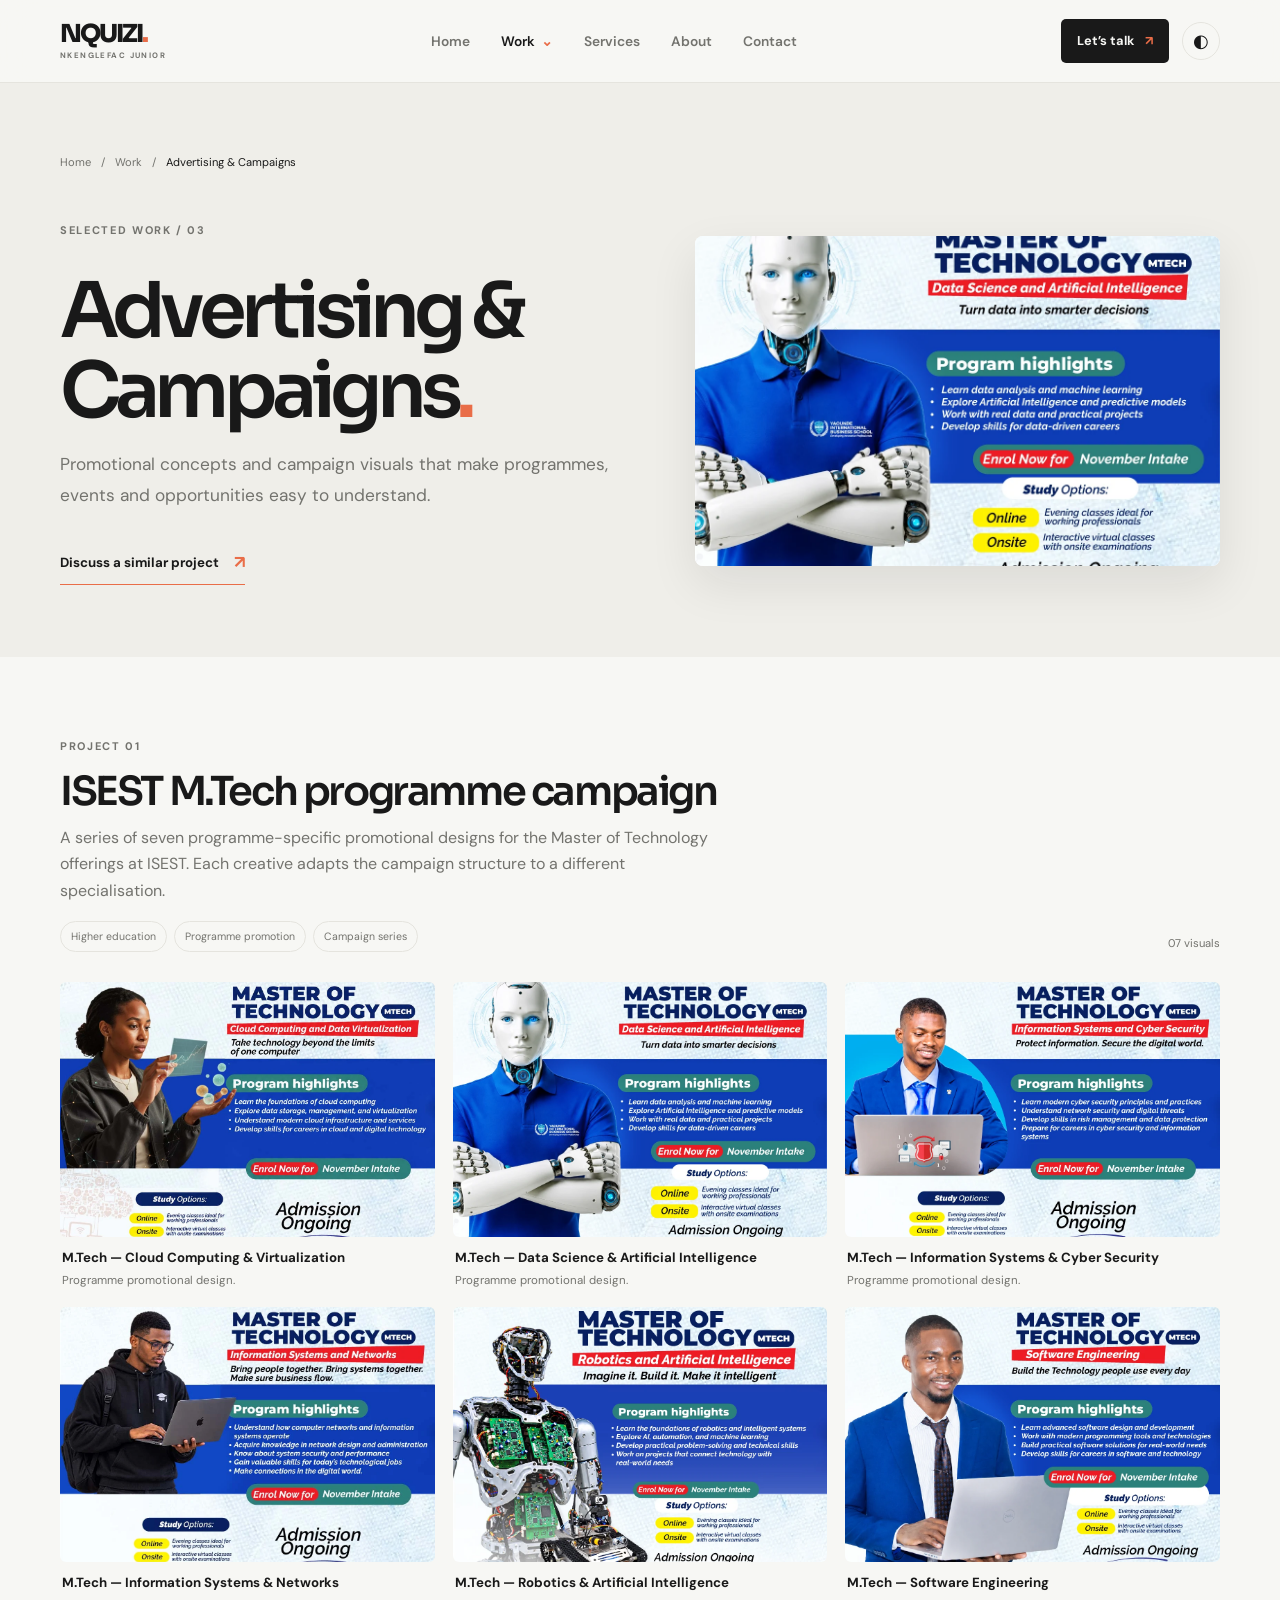
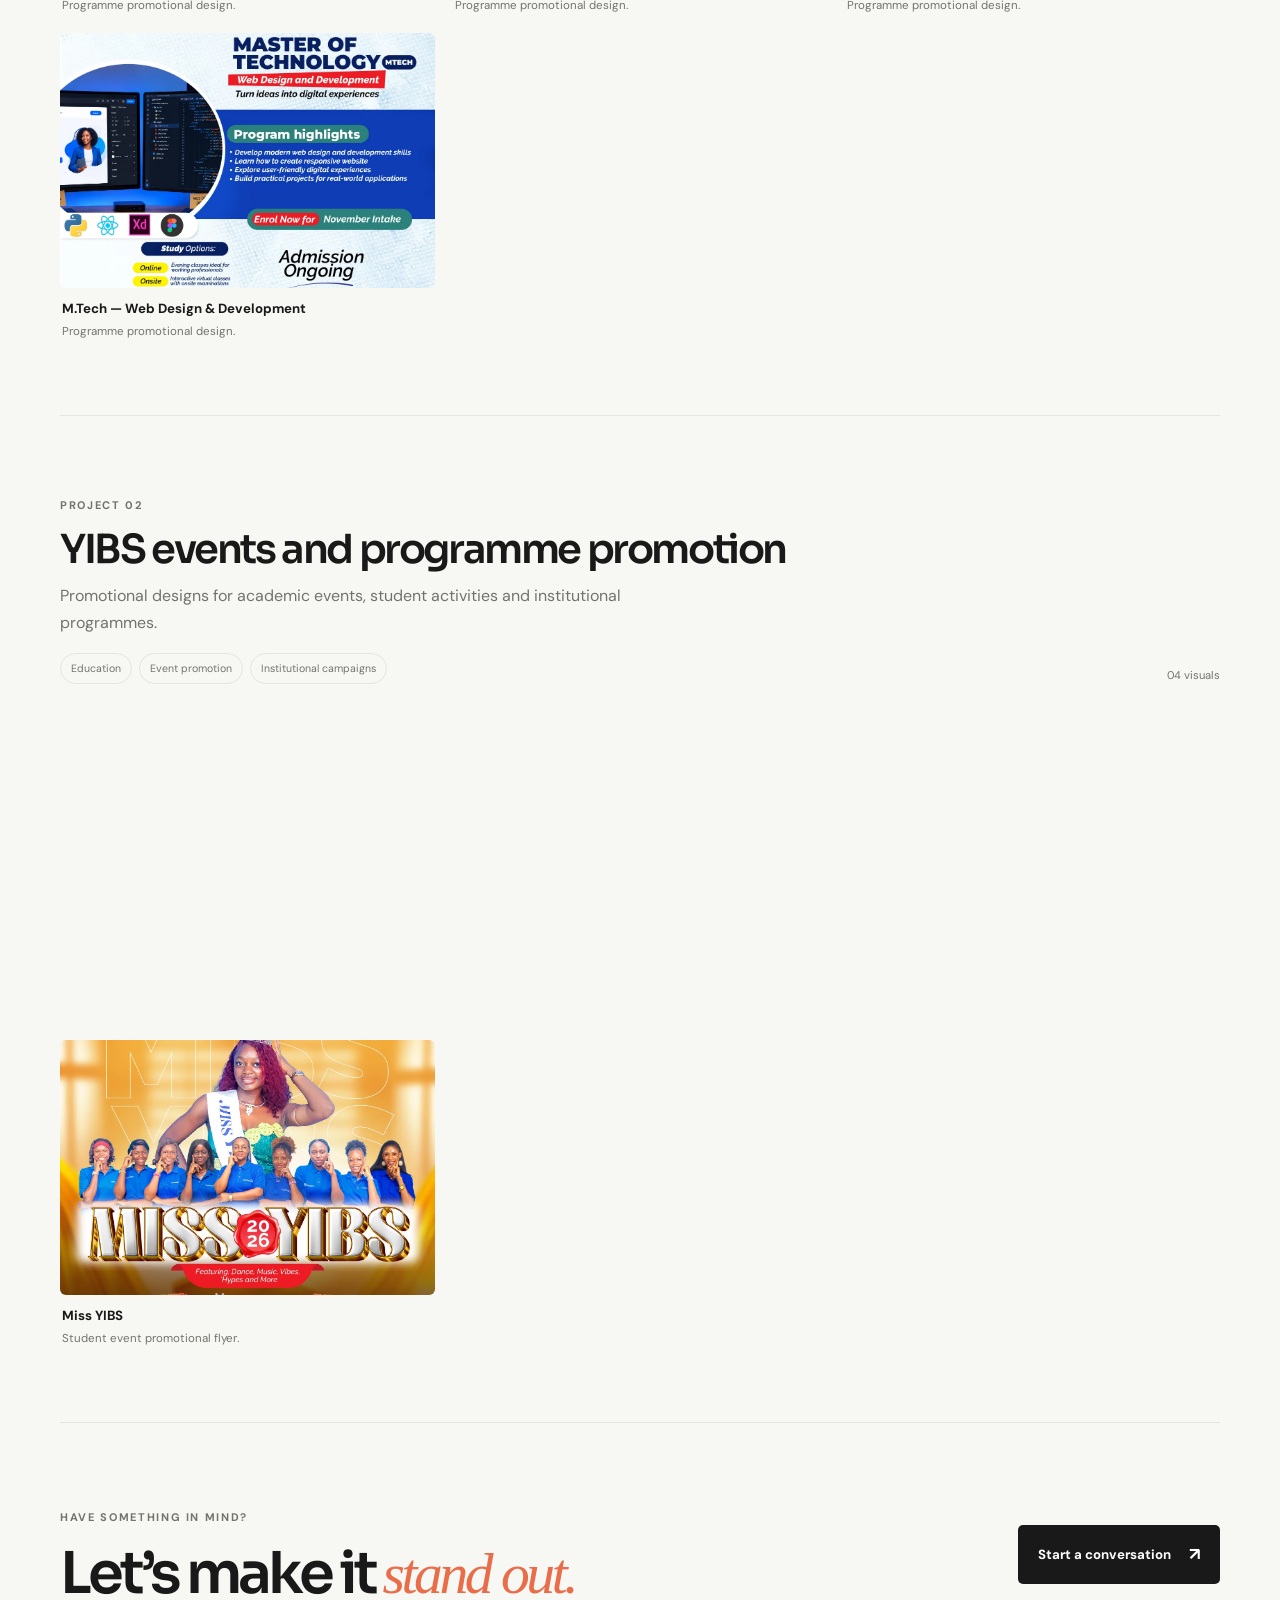
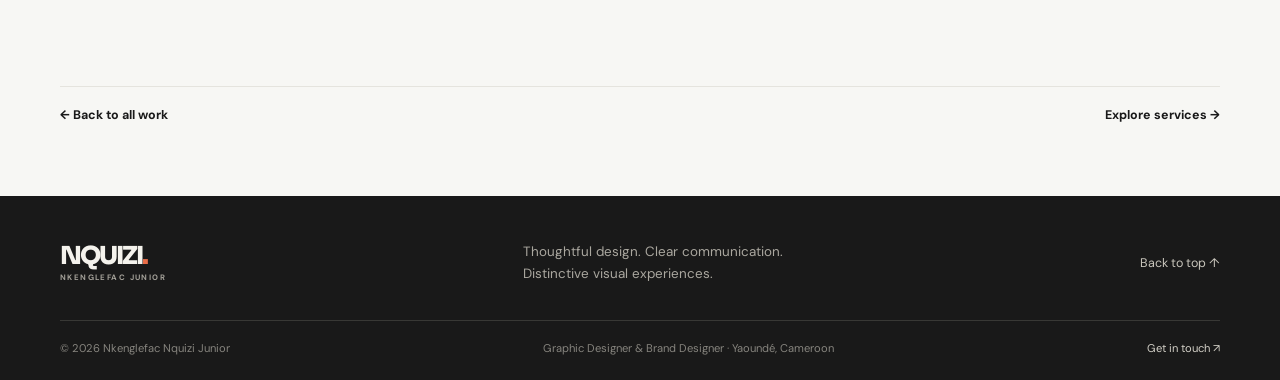
<file: work/advertising-campaigns.html>
<!doctype html><html lang="en"><head><meta charset="utf-8"><meta name="viewport" content="width=device-width, initial-scale=1"><meta name="description" content="Promotional concepts and campaign visuals that make programmes, events and opportunities easy to understand. Selected projects by Nkenglefac Nquizi Junior, Graphic Designer & Brand Designer in Yaoundé, Cameroon."><meta name="theme-color" content="#f7f7f4"><title>Advertising &amp; Campaigns — Nkenglefac Nquizi Junior</title><link rel="preconnect" href="https://fonts.googleapis.com"><link rel="preconnect" href="https://fonts.gstatic.com" crossorigin><link href="https://fonts.googleapis.com/css2?family=DM+Sans:wght@400;500;600;700&family=Sora:wght@400;500;600;700;800&display=swap" rel="stylesheet"><link rel="stylesheet" href="../assets/css/style.css"><link rel="icon" href="../favicon-quizgab.ico" sizes="any"><link rel="icon" type="image/png" href="../favicon-quizgab.png"><link rel="apple-touch-icon" href="../favicon-quizgab.png"></head><body id="top" class="category-page"><header class="site-header"><div class="container nav-wrap"><a class="wordmark" href="../index.html" aria-label="Nkenglefac Nquizi Junior home"><span>NQUIZI<span class="accent">.</span></span><small>NKENGLEFAC JUNIOR</small></a><button class="menu-toggle" type="button" aria-label="Open navigation" aria-expanded="false"><span></span><span></span></button><nav class="main-nav" aria-label="Main navigation"><ul><li><a href="../index.html">Home</a></li><li class="has-submenu active"><a href="../work.html" class="active">Work <span class="chevron">⌄</span></a><div class="submenu"><a href="../work.html">All work</a><a href="../work/brand-identity.html">Brand Identity</a><a href="../work/social-media-design.html">Social Media Design</a><a href="../work/advertising-campaigns.html">Advertising &amp; Campaigns</a><a href="../work/print-outdoor-design.html">Print &amp; Outdoor Design</a></div></li><li><a href="../services.html">Services</a></li><li><a href="../about.html">About</a></li><li><a href="../contact.html">Contact</a></li></ul></nav><div class="nav-actions"><a class="nav-cta" href="../contact.html">Let’s talk <span>↗</span></a><button class="theme-toggle" type="button" aria-label="Switch colour theme" title="Switch colour theme">◐</button></div></div></header><main><section class="category-hero"><div class="container"><div class="breadcrumbs"><a href="../index.html">Home</a><span>/</span><a href="../work.html">Work</a><span>/</span><span>Advertising &amp; Campaigns</span></div><div class="category-hero-grid"><div><span class="eyebrow">SELECTED WORK / 03</span><h1>Advertising &amp; Campaigns<span class="accent">.</span></h1><p class="lead">Promotional concepts and campaign visuals that make programmes, events and opportunities easy to understand.</p><a class="text-link" href="../contact.html">Discuss a similar project <span>↗</span></a></div><div class="category-cover"><img src="../assets/images/advertising/isest/isest-mtech-data-science-ai.webp" alt="Advertising &amp; Campaigns project preview"></div></div></div></section><div class="container"><section class="project-group" id="project-1"><div class="project-group-heading"><div><span class="eyebrow">PROJECT 01</span><h2>ISEST M.Tech programme campaign</h2><p>A series of seven programme-specific promotional designs for the Master of Technology offerings at ISEST. Each creative adapts the campaign structure to a different specialisation.</p><div class="tag-row"><span>Higher education</span><span>Programme promotion</span><span>Campaign series</span></div></div><span class="project-count">07 visuals</span></div><div class="image-grid"><figure class="work-image-card reveal"><button class="image-trigger" type="button" data-lightbox="assets/images/advertising/isest/isest-mtech-cloud-computing-virtualization.webp" data-caption="M.Tech — Cloud Computing &amp; Virtualization" aria-label="View M.Tech — Cloud Computing &amp; Virtualization"><img src="../assets/images/advertising/isest/isest-mtech-cloud-computing-virtualization.webp" alt="M.Tech — Cloud Computing &amp; Virtualization" loading="lazy"><span class="image-zoom">↗</span></button><figcaption><strong>M.Tech — Cloud Computing &amp; Virtualization</strong><span>Programme promotional design.</span></figcaption></figure><figure class="work-image-card reveal"><button class="image-trigger" type="button" data-lightbox="assets/images/advertising/isest/isest-mtech-data-science-ai.webp" data-caption="M.Tech — Data Science &amp; Artificial Intelligence" aria-label="View M.Tech — Data Science &amp; Artificial Intelligence"><img src="../assets/images/advertising/isest/isest-mtech-data-science-ai.webp" alt="M.Tech — Data Science &amp; Artificial Intelligence" loading="lazy"><span class="image-zoom">↗</span></button><figcaption><strong>M.Tech — Data Science &amp; Artificial Intelligence</strong><span>Programme promotional design.</span></figcaption></figure><figure class="work-image-card reveal"><button class="image-trigger" type="button" data-lightbox="assets/images/advertising/isest/isest-mtech-information-systems-cybersecurity.webp" data-caption="M.Tech — Information Systems &amp; Cyber Security" aria-label="View M.Tech — Information Systems &amp; Cyber Security"><img src="../assets/images/advertising/isest/isest-mtech-information-systems-cybersecurity.webp" alt="M.Tech — Information Systems &amp; Cyber Security" loading="lazy"><span class="image-zoom">↗</span></button><figcaption><strong>M.Tech — Information Systems &amp; Cyber Security</strong><span>Programme promotional design.</span></figcaption></figure><figure class="work-image-card reveal"><button class="image-trigger" type="button" data-lightbox="assets/images/advertising/isest/isest-mtech-information-systems-networks.webp" data-caption="M.Tech — Information Systems &amp; Networks" aria-label="View M.Tech — Information Systems &amp; Networks"><img src="../assets/images/advertising/isest/isest-mtech-information-systems-networks.webp" alt="M.Tech — Information Systems &amp; Networks" loading="lazy"><span class="image-zoom">↗</span></button><figcaption><strong>M.Tech — Information Systems &amp; Networks</strong><span>Programme promotional design.</span></figcaption></figure><figure class="work-image-card reveal"><button class="image-trigger" type="button" data-lightbox="assets/images/advertising/isest/isest-mtech-robotics-ai.webp" data-caption="M.Tech — Robotics &amp; Artificial Intelligence" aria-label="View M.Tech — Robotics &amp; Artificial Intelligence"><img src="../assets/images/advertising/isest/isest-mtech-robotics-ai.webp" alt="M.Tech — Robotics &amp; Artificial Intelligence" loading="lazy"><span class="image-zoom">↗</span></button><figcaption><strong>M.Tech — Robotics &amp; Artificial Intelligence</strong><span>Programme promotional design.</span></figcaption></figure><figure class="work-image-card reveal"><button class="image-trigger" type="button" data-lightbox="assets/images/advertising/isest/isest-mtech-software-engineering.webp" data-caption="M.Tech — Software Engineering" aria-label="View M.Tech — Software Engineering"><img src="../assets/images/advertising/isest/isest-mtech-software-engineering.webp" alt="M.Tech — Software Engineering" loading="lazy"><span class="image-zoom">↗</span></button><figcaption><strong>M.Tech — Software Engineering</strong><span>Programme promotional design.</span></figcaption></figure><figure class="work-image-card reveal"><button class="image-trigger" type="button" data-lightbox="assets/images/advertising/isest/isest-mtech-web-design-development.webp" data-caption="M.Tech — Web Design &amp; Development" aria-label="View M.Tech — Web Design &amp; Development"><img src="../assets/images/advertising/isest/isest-mtech-web-design-development.webp" alt="M.Tech — Web Design &amp; Development" loading="lazy"><span class="image-zoom">↗</span></button><figcaption><strong>M.Tech — Web Design &amp; Development</strong><span>Programme promotional design.</span></figcaption></figure></div></section><section class="project-group" id="project-2"><div class="project-group-heading"><div><span class="eyebrow">PROJECT 02</span><h2>YIBS events and programme promotion</h2><p>Promotional designs for academic events, student activities and institutional programmes.</p><div class="tag-row"><span>Education</span><span>Event promotion</span><span>Institutional campaigns</span></div></div><span class="project-count">04 visuals</span></div><div class="image-grid"><figure class="work-image-card reveal"><button class="image-trigger" type="button" data-lightbox="assets/images/advertising/yibs/yibs-hnd-pre-defence.webp" data-caption="HND II project pre-defence" aria-label="View HND II project pre-defence"><img src="../assets/images/advertising/yibs/yibs-hnd-pre-defence.webp" alt="HND II project pre-defence" loading="lazy"><span class="image-zoom">↗</span></button><figcaption><strong>HND II project pre-defence</strong><span>Academic event announcement.</span></figcaption></figure><figure class="work-image-card reveal"><button class="image-trigger" type="button" data-lightbox="assets/images/advertising/yibs/yibs-leadership-seminar.webp" data-caption="Leadership seminar" aria-label="View Leadership seminar"><img src="../assets/images/advertising/yibs/yibs-leadership-seminar.webp" alt="Leadership seminar" loading="lazy"><span class="image-zoom">↗</span></button><figcaption><strong>Leadership seminar</strong><span>Promotional creative for a leadership seminar.</span></figcaption></figure><figure class="work-image-card reveal"><button class="image-trigger" type="button" data-lightbox="assets/images/advertising/yibs/yibs-mr-yibs.webp" data-caption="Mr YIBS" aria-label="View Mr YIBS"><img src="../assets/images/advertising/yibs/yibs-mr-yibs.webp" alt="Mr YIBS" loading="lazy"><span class="image-zoom">↗</span></button><figcaption><strong>Mr YIBS</strong><span>Student event promotional flyer.</span></figcaption></figure><figure class="work-image-card reveal"><button class="image-trigger" type="button" data-lightbox="assets/images/advertising/yibs/yibs-miss-yibs.webp" data-caption="Miss YIBS" aria-label="View Miss YIBS"><img src="../assets/images/advertising/yibs/yibs-miss-yibs.webp" alt="Miss YIBS" loading="lazy"><span class="image-zoom">↗</span></button><figcaption><strong>Miss YIBS</strong><span>Student event promotional flyer.</span></figcaption></figure></div></section><div class="category-end"><div><span class="eyebrow">HAVE SOMETHING IN MIND?</span><h2>Let’s make it <em>stand out.</em></h2></div><a class="button button-dark" href="../contact.html">Start a conversation <span>↗</span></a></div><div class="category-pagination"><a href="../work.html">← Back to all work</a><a href="../services.html">Explore services →</a></div></div></main><footer class="site-footer"><div class="container footer-top"><a class="wordmark footer-mark" href="../index.html"><span>NQUIZI<span class="accent">.</span></span><small>NKENGLEFAC JUNIOR</small></a><p>Thoughtful design. Clear communication.<br>Distinctive visual experiences.</p><a class="back-top" href="#top">Back to top ↑</a></div><div class="container footer-bottom"><span>© <span data-year></span> Nkenglefac Nquizi Junior</span><span>Graphic Designer &amp; Brand Designer · Yaoundé, Cameroon</span><a href="mailto:nkenglefacnquizijunior@gmail.com">Get in touch ↗</a></div></footer><div class="lightbox" aria-hidden="true"><button class="lightbox-close" type="button" aria-label="Close image">×</button><img alt=""><p></p></div><script src="../assets/js/main.js" defer></script></body></html>
</file>
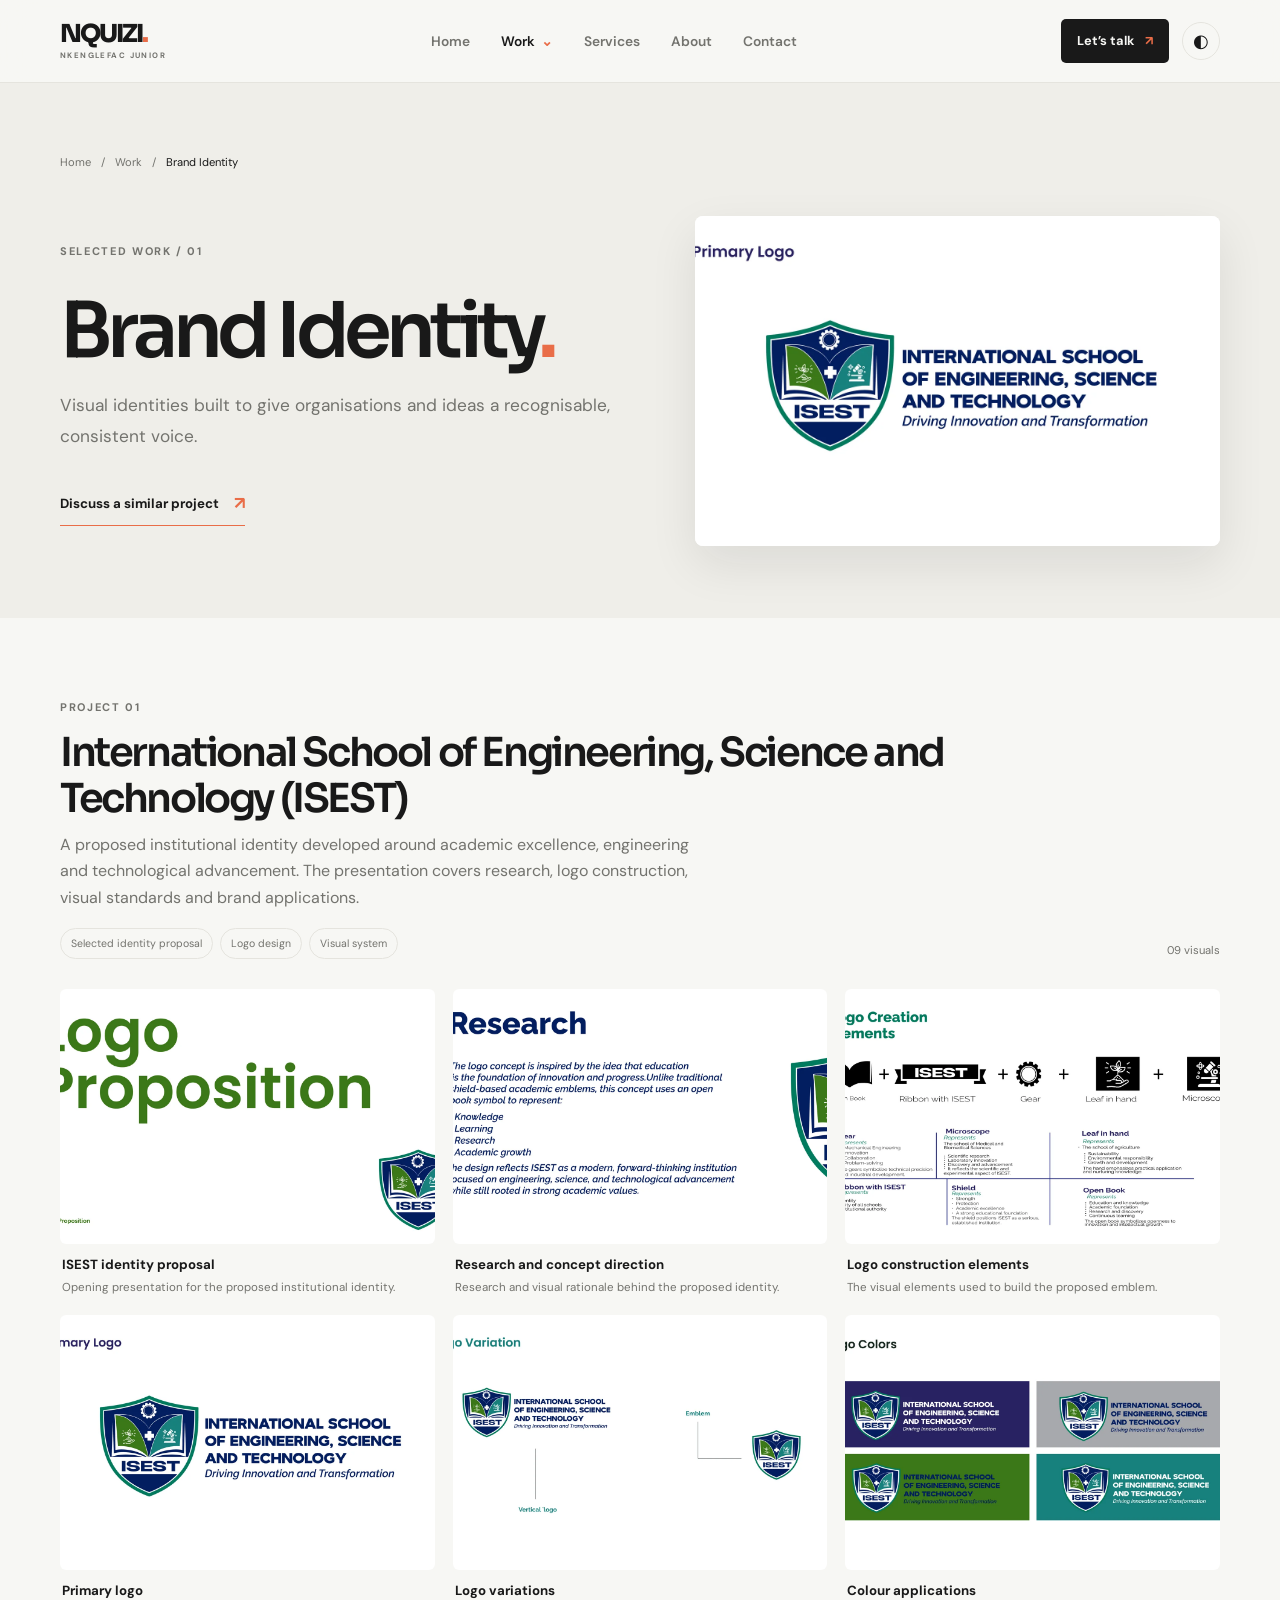
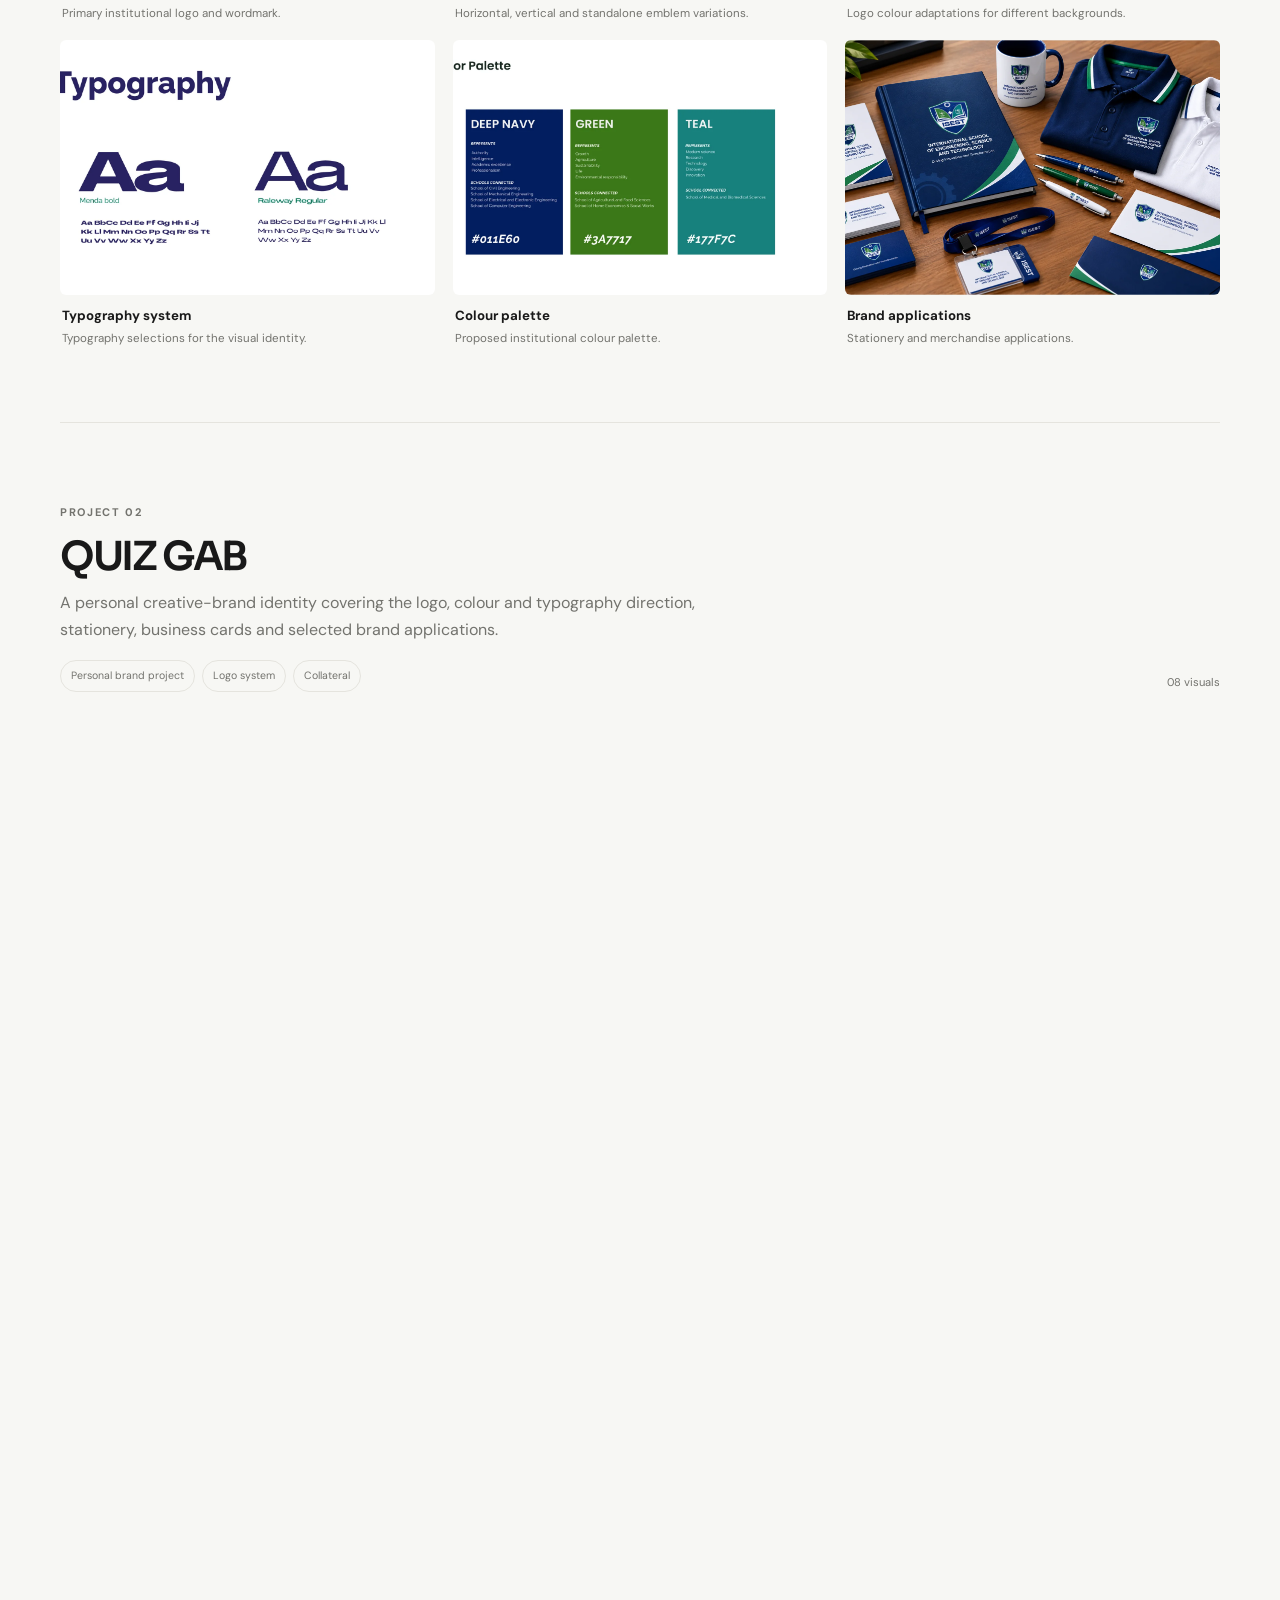
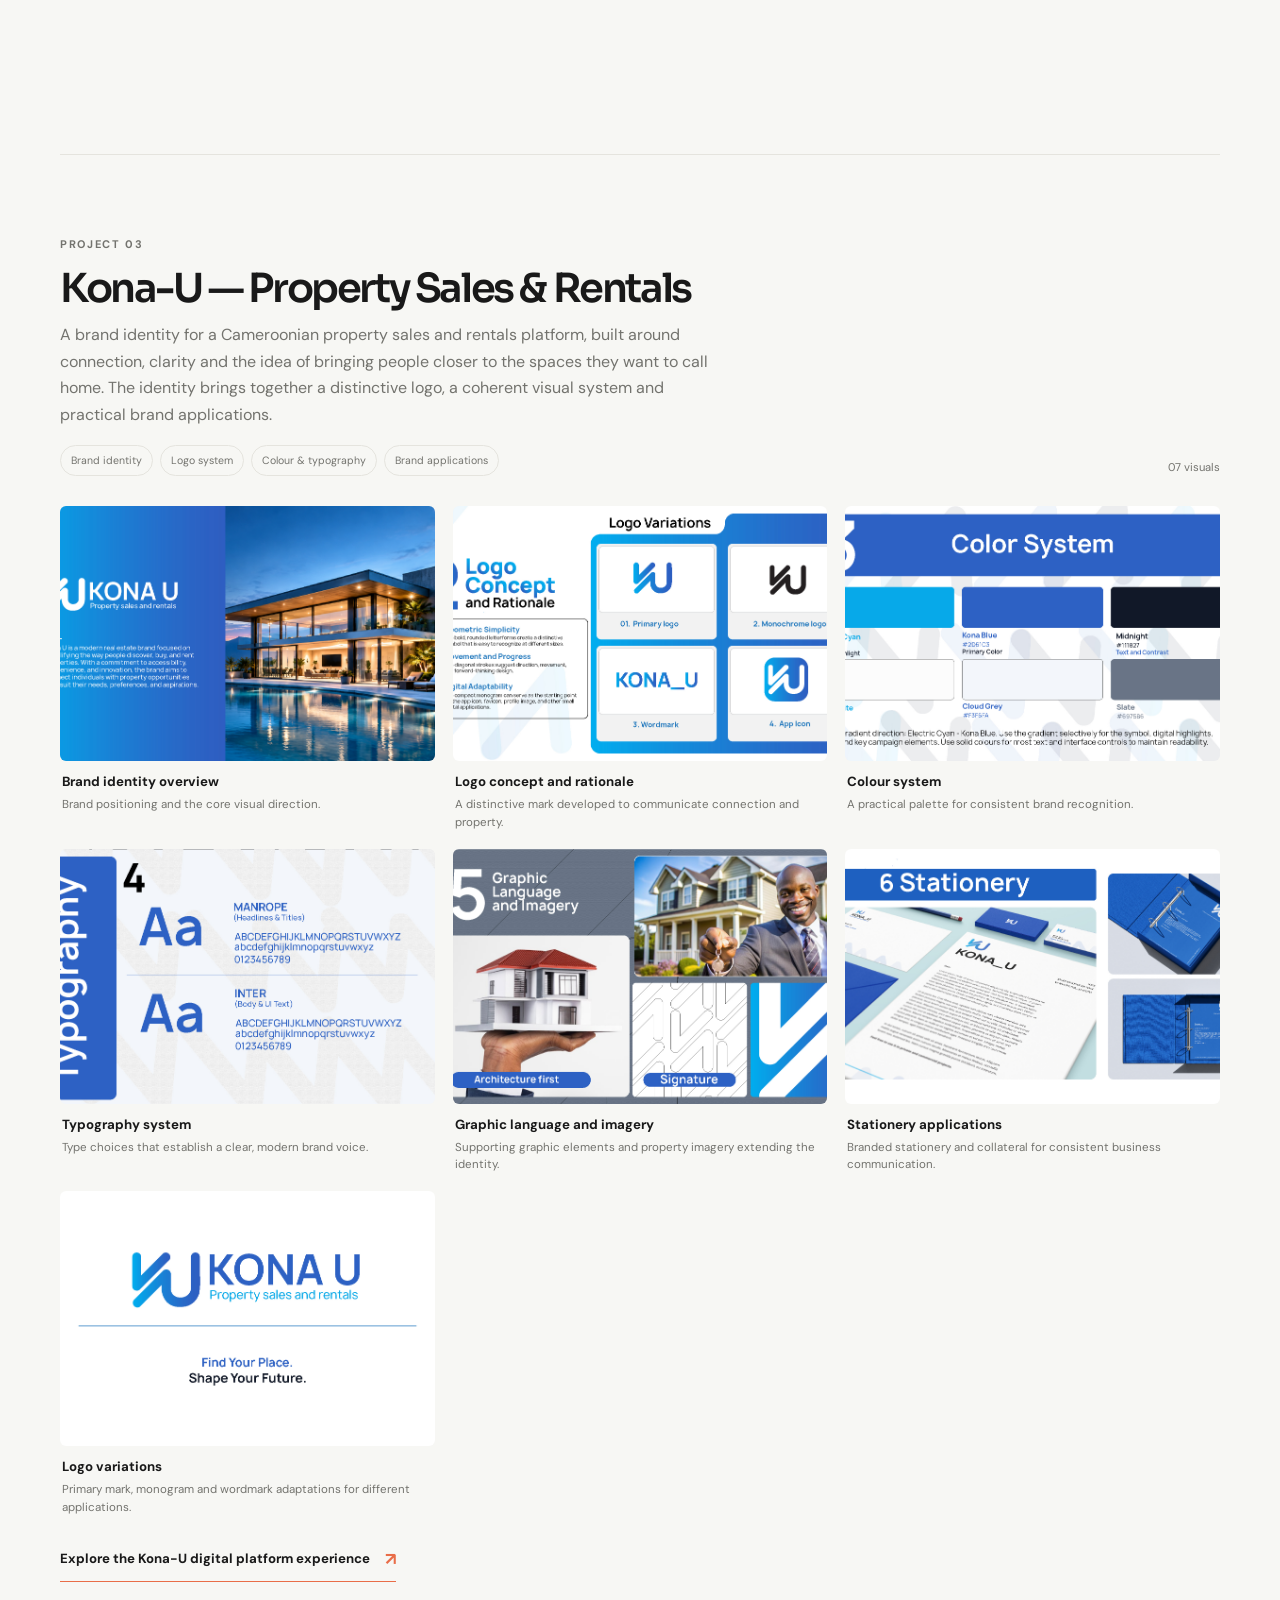
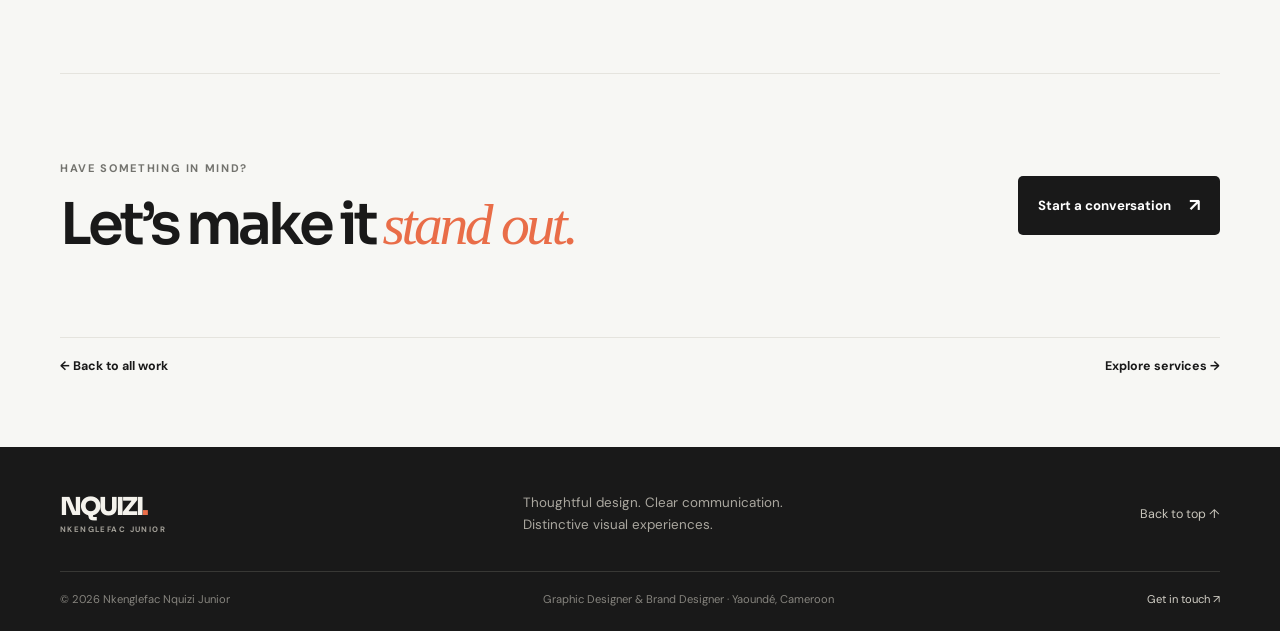
<file: work/brand-identity.html>
<!doctype html><html lang="en"><head><meta charset="utf-8"><meta name="viewport" content="width=device-width, initial-scale=1"><meta name="description" content="Visual identities built to give organisations and ideas a recognisable, consistent voice. Selected projects by Nkenglefac Nquizi Junior, Graphic Designer & Brand Designer in Yaoundé, Cameroon."><meta name="theme-color" content="#f7f7f4"><title>Brand Identity — Nkenglefac Nquizi Junior</title><link rel="preconnect" href="https://fonts.googleapis.com"><link rel="preconnect" href="https://fonts.gstatic.com" crossorigin><link href="https://fonts.googleapis.com/css2?family=DM+Sans:wght@400;500;600;700&family=Sora:wght@400;500;600;700;800&display=swap" rel="stylesheet"><link rel="stylesheet" href="../assets/css/style.css"><link rel="icon" href="../favicon-quizgab.ico" sizes="any"><link rel="icon" type="image/png" href="../favicon-quizgab.png"><link rel="apple-touch-icon" href="../favicon-quizgab.png"></head><body id="top" class="category-page"><header class="site-header"><div class="container nav-wrap"><a class="wordmark" href="../index.html" aria-label="Nkenglefac Nquizi Junior home"><span>NQUIZI<span class="accent">.</span></span><small>NKENGLEFAC JUNIOR</small></a><button class="menu-toggle" type="button" aria-label="Open navigation" aria-expanded="false"><span></span><span></span></button><nav class="main-nav" aria-label="Main navigation"><ul><li><a href="../index.html">Home</a></li><li class="has-submenu active"><a href="../work.html" class="active">Work <span class="chevron">⌄</span></a><div class="submenu"><a href="../work.html">All work</a><a href="../work/brand-identity.html">Brand Identity</a><a href="../work/social-media-design.html">Social Media Design</a><a href="../work/advertising-campaigns.html">Advertising &amp; Campaigns</a><a href="../work/print-outdoor-design.html">Print &amp; Outdoor Design</a></div></li><li><a href="../services.html">Services</a></li><li><a href="../about.html">About</a></li><li><a href="../contact.html">Contact</a></li></ul></nav><div class="nav-actions"><a class="nav-cta" href="../contact.html">Let’s talk <span>↗</span></a><button class="theme-toggle" type="button" aria-label="Switch colour theme" title="Switch colour theme">◐</button></div></div></header><main><section class="category-hero"><div class="container"><div class="breadcrumbs"><a href="../index.html">Home</a><span>/</span><a href="../work.html">Work</a><span>/</span><span>Brand Identity</span></div><div class="category-hero-grid"><div><span class="eyebrow">SELECTED WORK / 01</span><h1>Brand Identity<span class="accent">.</span></h1><p class="lead">Visual identities built to give organisations and ideas a recognisable, consistent voice.</p><a class="text-link" href="../contact.html">Discuss a similar project <span>↗</span></a></div><div class="category-cover"><img src="../assets/images/brand-identity/isest/isest-primary-logo.webp" alt="Brand Identity project preview"></div></div></div></section><div class="container"><section class="project-group" id="project-1"><div class="project-group-heading"><div><span class="eyebrow">PROJECT 01</span><h2>International School of Engineering, Science and Technology (ISEST)</h2><p>A proposed institutional identity developed around academic excellence, engineering and technological advancement. The presentation covers research, logo construction, visual standards and brand applications.</p><div class="tag-row"><span>Selected identity proposal</span><span>Logo design</span><span>Visual system</span></div></div><span class="project-count">09 visuals</span></div><div class="image-grid"><figure class="work-image-card reveal"><button class="image-trigger" type="button" data-lightbox="assets/images/brand-identity/isest/isest-brand-proposition.webp" data-caption="ISEST identity proposal" aria-label="View ISEST identity proposal"><img src="../assets/images/brand-identity/isest/isest-brand-proposition.webp" alt="ISEST identity proposal" loading="lazy"><span class="image-zoom">↗</span></button><figcaption><strong>ISEST identity proposal</strong><span>Opening presentation for the proposed institutional identity.</span></figcaption></figure><figure class="work-image-card reveal"><button class="image-trigger" type="button" data-lightbox="assets/images/brand-identity/isest/isest-logo-research.webp" data-caption="Research and concept direction" aria-label="View Research and concept direction"><img src="../assets/images/brand-identity/isest/isest-logo-research.webp" alt="Research and concept direction" loading="lazy"><span class="image-zoom">↗</span></button><figcaption><strong>Research and concept direction</strong><span>Research and visual rationale behind the proposed identity.</span></figcaption></figure><figure class="work-image-card reveal"><button class="image-trigger" type="button" data-lightbox="assets/images/brand-identity/isest/isest-logo-elements.webp" data-caption="Logo construction elements" aria-label="View Logo construction elements"><img src="../assets/images/brand-identity/isest/isest-logo-elements.webp" alt="Logo construction elements" loading="lazy"><span class="image-zoom">↗</span></button><figcaption><strong>Logo construction elements</strong><span>The visual elements used to build the proposed emblem.</span></figcaption></figure><figure class="work-image-card reveal"><button class="image-trigger" type="button" data-lightbox="assets/images/brand-identity/isest/isest-primary-logo.webp" data-caption="Primary logo" aria-label="View Primary logo"><img src="../assets/images/brand-identity/isest/isest-primary-logo.webp" alt="Primary logo" loading="lazy"><span class="image-zoom">↗</span></button><figcaption><strong>Primary logo</strong><span>Primary institutional logo and wordmark.</span></figcaption></figure><figure class="work-image-card reveal"><button class="image-trigger" type="button" data-lightbox="assets/images/brand-identity/isest/isest-logo-variations.webp" data-caption="Logo variations" aria-label="View Logo variations"><img src="../assets/images/brand-identity/isest/isest-logo-variations.webp" alt="Logo variations" loading="lazy"><span class="image-zoom">↗</span></button><figcaption><strong>Logo variations</strong><span>Horizontal, vertical and standalone emblem variations.</span></figcaption></figure><figure class="work-image-card reveal"><button class="image-trigger" type="button" data-lightbox="assets/images/brand-identity/isest/isest-logo-colour-versions.webp" data-caption="Colour applications" aria-label="View Colour applications"><img src="../assets/images/brand-identity/isest/isest-logo-colour-versions.webp" alt="Colour applications" loading="lazy"><span class="image-zoom">↗</span></button><figcaption><strong>Colour applications</strong><span>Logo colour adaptations for different backgrounds.</span></figcaption></figure><figure class="work-image-card reveal"><button class="image-trigger" type="button" data-lightbox="assets/images/brand-identity/isest/isest-typography.webp" data-caption="Typography system" aria-label="View Typography system"><img src="../assets/images/brand-identity/isest/isest-typography.webp" alt="Typography system" loading="lazy"><span class="image-zoom">↗</span></button><figcaption><strong>Typography system</strong><span>Typography selections for the visual identity.</span></figcaption></figure><figure class="work-image-card reveal"><button class="image-trigger" type="button" data-lightbox="assets/images/brand-identity/isest/isest-colour-palette.webp" data-caption="Colour palette" aria-label="View Colour palette"><img src="../assets/images/brand-identity/isest/isest-colour-palette.webp" alt="Colour palette" loading="lazy"><span class="image-zoom">↗</span></button><figcaption><strong>Colour palette</strong><span>Proposed institutional colour palette.</span></figcaption></figure><figure class="work-image-card reveal"><button class="image-trigger" type="button" data-lightbox="assets/images/brand-identity/isest/isest-brand-mockups.webp" data-caption="Brand applications" aria-label="View Brand applications"><img src="../assets/images/brand-identity/isest/isest-brand-mockups.webp" alt="Brand applications" loading="lazy"><span class="image-zoom">↗</span></button><figcaption><strong>Brand applications</strong><span>Stationery and merchandise applications.</span></figcaption></figure></div></section><section class="project-group" id="project-2"><div class="project-group-heading"><div><span class="eyebrow">PROJECT 02</span><h2>QUIZ GAB</h2><p>A personal creative-brand identity covering the logo, colour and typography direction, stationery, business cards and selected brand applications.</p><div class="tag-row"><span>Personal brand project</span><span>Logo system</span><span>Collateral</span></div></div><span class="project-count">08 visuals</span></div><div class="image-grid"><figure class="work-image-card reveal"><button class="image-trigger" type="button" data-lightbox="assets/images/brand-identity/quizgab/quizgab-logo.png" data-caption="QUIZ GAB logo" aria-label="View QUIZ GAB logo"><img src="../assets/images/brand-identity/quizgab/quizgab-logo.png" alt="QUIZ GAB logo" loading="lazy"><span class="image-zoom">↗</span></button><figcaption><strong>QUIZ GAB logo</strong><span>Primary logo artwork.</span></figcaption></figure><figure class="work-image-card reveal"><button class="image-trigger" type="button" data-lightbox="assets/images/brand-identity/quizgab/quizgab-logo-system.jpg" data-caption="Logo system" aria-label="View Logo system"><img src="../assets/images/brand-identity/quizgab/quizgab-logo-system.jpg" alt="Logo system" loading="lazy"><span class="image-zoom">↗</span></button><figcaption><strong>Logo system</strong><span>Logo system and variations from the brand manual.</span></figcaption></figure><figure class="work-image-card reveal"><button class="image-trigger" type="button" data-lightbox="assets/images/brand-identity/quizgab/quizgab-colours-typography.jpg" data-caption="Colour and typography" aria-label="View Colour and typography"><img src="../assets/images/brand-identity/quizgab/quizgab-colours-typography.jpg" alt="Colour and typography" loading="lazy"><span class="image-zoom">↗</span></button><figcaption><strong>Colour and typography</strong><span>Colour palette and typography direction.</span></figcaption></figure><figure class="work-image-card reveal"><button class="image-trigger" type="button" data-lightbox="assets/images/brand-identity/quizgab/quizgab-stationery.jpg" data-caption="Stationery system" aria-label="View Stationery system"><img src="../assets/images/brand-identity/quizgab/quizgab-stationery.jpg" alt="Stationery system" loading="lazy"><span class="image-zoom">↗</span></button><figcaption><strong>Stationery system</strong><span>Letterhead, envelopes, notebook and pen applications.</span></figcaption></figure><figure class="work-image-card reveal"><button class="image-trigger" type="button" data-lightbox="assets/images/brand-identity/quizgab/quizgab-business-card-front.jpg" data-caption="Business card — front" aria-label="View Business card — front"><img src="../assets/images/brand-identity/quizgab/quizgab-business-card-front.jpg" alt="Business card — front" loading="lazy"><span class="image-zoom">↗</span></button><figcaption><strong>Business card — front</strong><span>Front-side business card design.</span></figcaption></figure><figure class="work-image-card reveal"><button class="image-trigger" type="button" data-lightbox="assets/images/brand-identity/quizgab/quizgab-business-card-back.jpg" data-caption="Business card — back" aria-label="View Business card — back"><img src="../assets/images/brand-identity/quizgab/quizgab-business-card-back.jpg" alt="Business card — back" loading="lazy"><span class="image-zoom">↗</span></button><figcaption><strong>Business card — back</strong><span>Back-side business card design.</span></figcaption></figure><figure class="work-image-card reveal"><button class="image-trigger" type="button" data-lightbox="assets/images/brand-identity/quizgab/quizgab-apparel.jpg" data-caption="Apparel applications" aria-label="View Apparel applications"><img src="../assets/images/brand-identity/quizgab/quizgab-apparel.jpg" alt="Apparel applications" loading="lazy"><span class="image-zoom">↗</span></button><figcaption><strong>Apparel applications</strong><span>Logo application on branded apparel.</span></figcaption></figure><figure class="work-image-card reveal"><button class="image-trigger" type="button" data-lightbox="assets/images/brand-identity/quizgab/quizgab-presentation.jpg" data-caption="Presentation environment" aria-label="View Presentation environment"><img src="../assets/images/brand-identity/quizgab/quizgab-presentation.jpg" alt="Presentation environment" loading="lazy"><span class="image-zoom">↗</span></button><figcaption><strong>Presentation environment</strong><span>Brand presentation environment and supporting collateral.</span></figcaption></figure></div></section>
<section class="project-group" id="project-3"><div class="project-group-heading"><div><span class="eyebrow">PROJECT 03</span><h2>Kona-U — Property Sales &amp; Rentals</h2><p>A brand identity for a Cameroonian property sales and rentals platform, built around connection, clarity and the idea of bringing people closer to the spaces they want to call home. The identity brings together a distinctive logo, a coherent visual system and practical brand applications.</p><div class="tag-row"><span>Brand identity</span><span>Logo system</span><span>Colour &amp; typography</span><span>Brand applications</span></div></div><span class="project-count">07 visuals</span></div><div class="image-grid">
<figure class="work-image-card reveal"><button class="image-trigger" type="button" data-lightbox="../assets/images/konau/konau-brand-overview.jpg" data-caption="Kona-U — Brand identity overview" aria-label="View Kona-U brand identity overview"><img src="../assets/images/konau/konau-brand-overview.jpg" alt="Kona-U brand identity overview" loading="lazy"><span class="image-zoom">↗</span></button><figcaption><strong>Brand identity overview</strong><span>Brand positioning and the core visual direction.</span></figcaption></figure>
<figure class="work-image-card reveal"><button class="image-trigger" type="button" data-lightbox="../assets/images/konau/konau-logo-concept.jpg" data-caption="Kona-U — Logo concept and rationale" aria-label="View Kona-U logo concept"><img src="../assets/images/konau/konau-logo-concept.jpg" alt="Kona-U logo concept and rationale" loading="lazy"><span class="image-zoom">↗</span></button><figcaption><strong>Logo concept and rationale</strong><span>A distinctive mark developed to communicate connection and property.</span></figcaption></figure>
<figure class="work-image-card reveal"><button class="image-trigger" type="button" data-lightbox="../assets/images/konau/konau-colour-system.jpg" data-caption="Kona-U — Colour system" aria-label="View Kona-U colour system"><img src="../assets/images/konau/konau-colour-system.jpg" alt="Kona-U colour system" loading="lazy"><span class="image-zoom">↗</span></button><figcaption><strong>Colour system</strong><span>A practical palette for consistent brand recognition.</span></figcaption></figure>
<figure class="work-image-card reveal"><button class="image-trigger" type="button" data-lightbox="../assets/images/konau/konau-typography.jpg" data-caption="Kona-U — Typography system" aria-label="View Kona-U typography system"><img src="../assets/images/konau/konau-typography.jpg" alt="Kona-U typography system" loading="lazy"><span class="image-zoom">↗</span></button><figcaption><strong>Typography system</strong><span>Type choices that establish a clear, modern brand voice.</span></figcaption></figure>
<figure class="work-image-card reveal"><button class="image-trigger" type="button" data-lightbox="../assets/images/konau/konau-graphic-language.jpg" data-caption="Kona-U — Graphic language" aria-label="View Kona-U graphic language"><img src="../assets/images/konau/konau-graphic-language.jpg" alt="Kona-U graphic language" loading="lazy"><span class="image-zoom">↗</span></button><figcaption><strong>Graphic language and imagery</strong><span>Supporting graphic elements and property imagery extending the identity.</span></figcaption></figure>
<figure class="work-image-card reveal"><button class="image-trigger" type="button" data-lightbox="../assets/images/konau/konau-stationery.jpg" data-caption="Kona-U — Stationery applications" aria-label="View Kona-U stationery applications"><img src="../assets/images/konau/konau-stationery.jpg" alt="Kona-U stationery applications" loading="lazy"><span class="image-zoom">↗</span></button><figcaption><strong>Stationery applications</strong><span>Branded stationery and collateral for consistent business communication.</span></figcaption></figure>
<figure class="work-image-card reveal"><button class="image-trigger" type="button" data-lightbox="../assets/images/konau/konau-logo-variations.jpg" data-caption="Kona-U — Logo variations" aria-label="View Kona-U logo variations"><img src="../assets/images/konau/konau-logo-variations.jpg" alt="Kona-U logo variations" loading="lazy"><span class="image-zoom">↗</span></button><figcaption><strong>Logo variations</strong><span>Primary mark, monogram and wordmark adaptations for different applications.</span></figcaption></figure>
</div><p class="project-more-link"><a class="text-link" href="konau.html">Explore the Kona-U digital platform experience <span>↗</span></a></p></section>
<div class="category-end"><div><span class="eyebrow">HAVE SOMETHING IN MIND?</span><h2>Let’s make it <em>stand out.</em></h2></div><a class="button button-dark" href="../contact.html">Start a conversation <span>↗</span></a></div><div class="category-pagination"><a href="../work.html">← Back to all work</a><a href="../services.html">Explore services →</a></div></div></main><footer class="site-footer"><div class="container footer-top"><a class="wordmark footer-mark" href="../index.html"><span>NQUIZI<span class="accent">.</span></span><small>NKENGLEFAC JUNIOR</small></a><p>Thoughtful design. Clear communication.<br>Distinctive visual experiences.</p><a class="back-top" href="#top">Back to top ↑</a></div><div class="container footer-bottom"><span>© <span data-year></span> Nkenglefac Nquizi Junior</span><span>Graphic Designer &amp; Brand Designer · Yaoundé, Cameroon</span><a href="mailto:nkenglefacnquizijunior@gmail.com">Get in touch ↗</a></div></footer><div class="lightbox" aria-hidden="true"><button class="lightbox-close" type="button" aria-label="Close image">×</button><img alt=""><p></p></div><script src="../assets/js/main.js" defer></script></body></html>
</file>
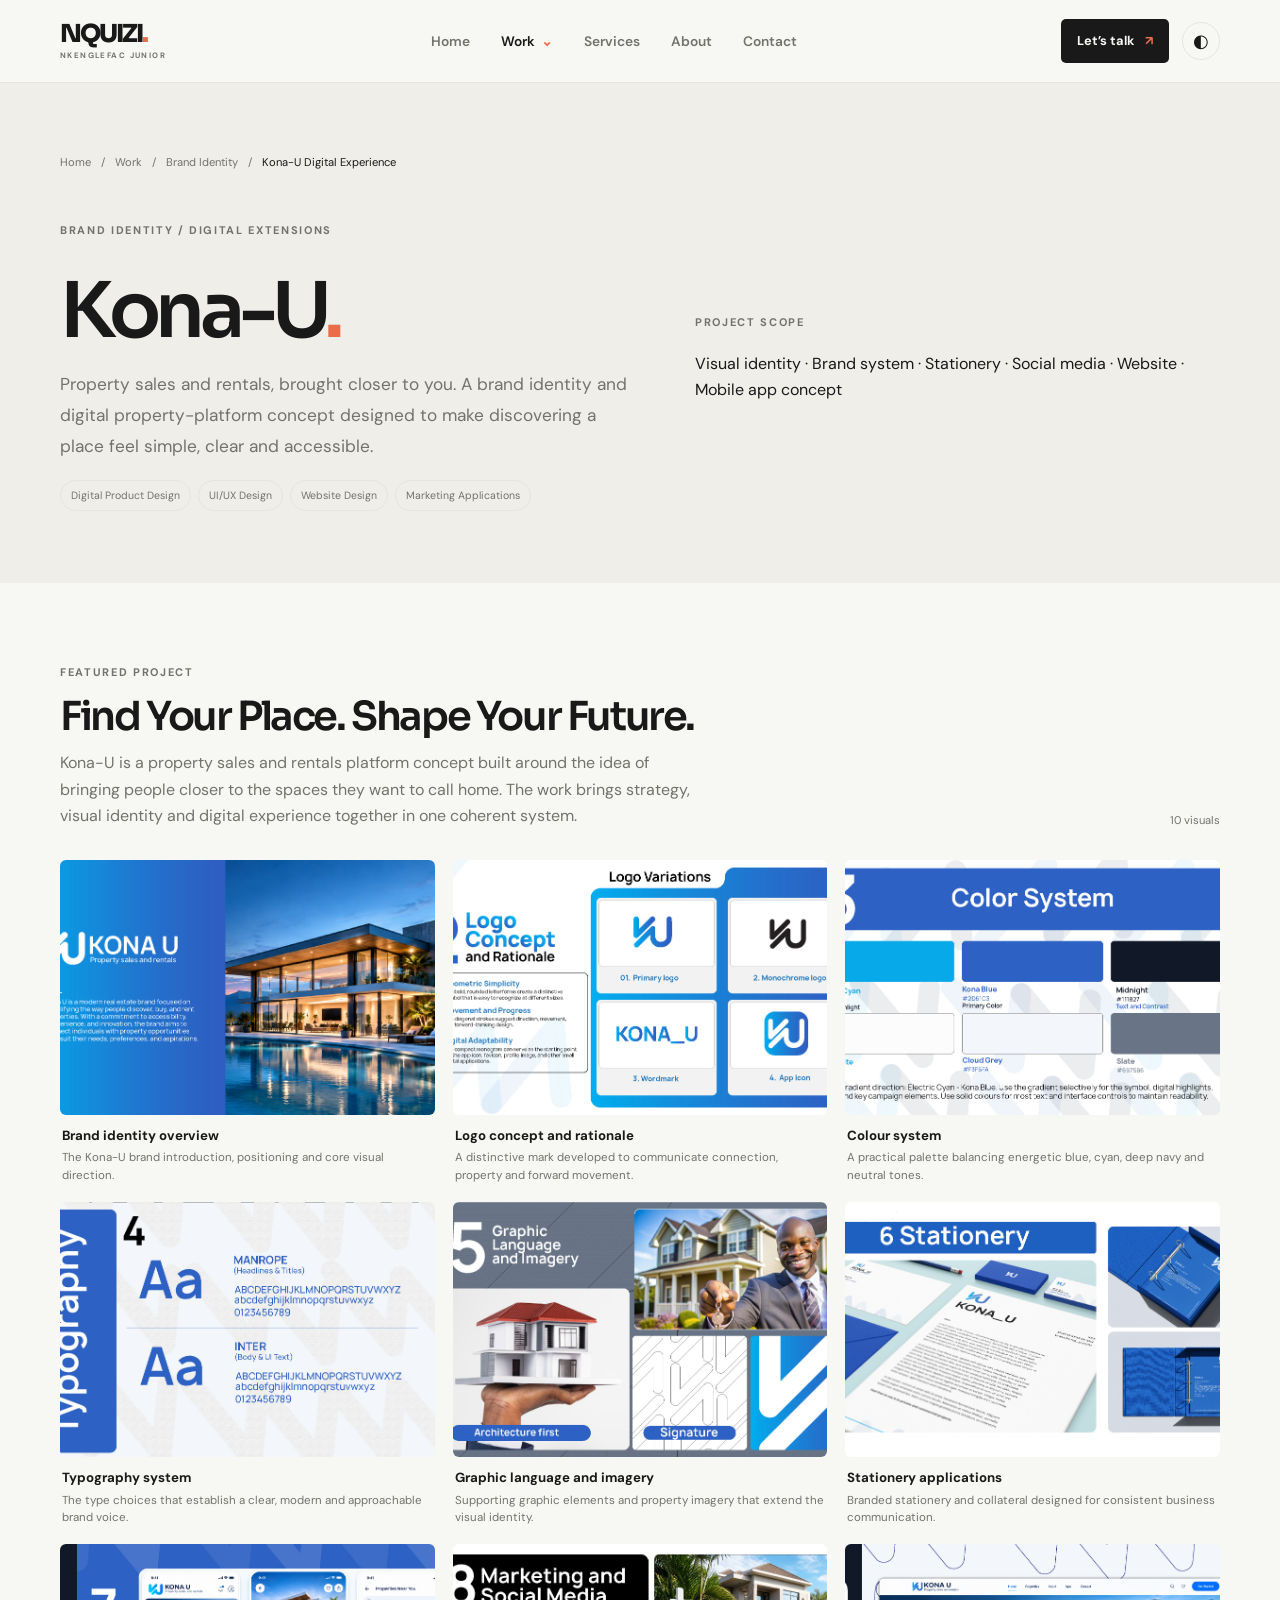
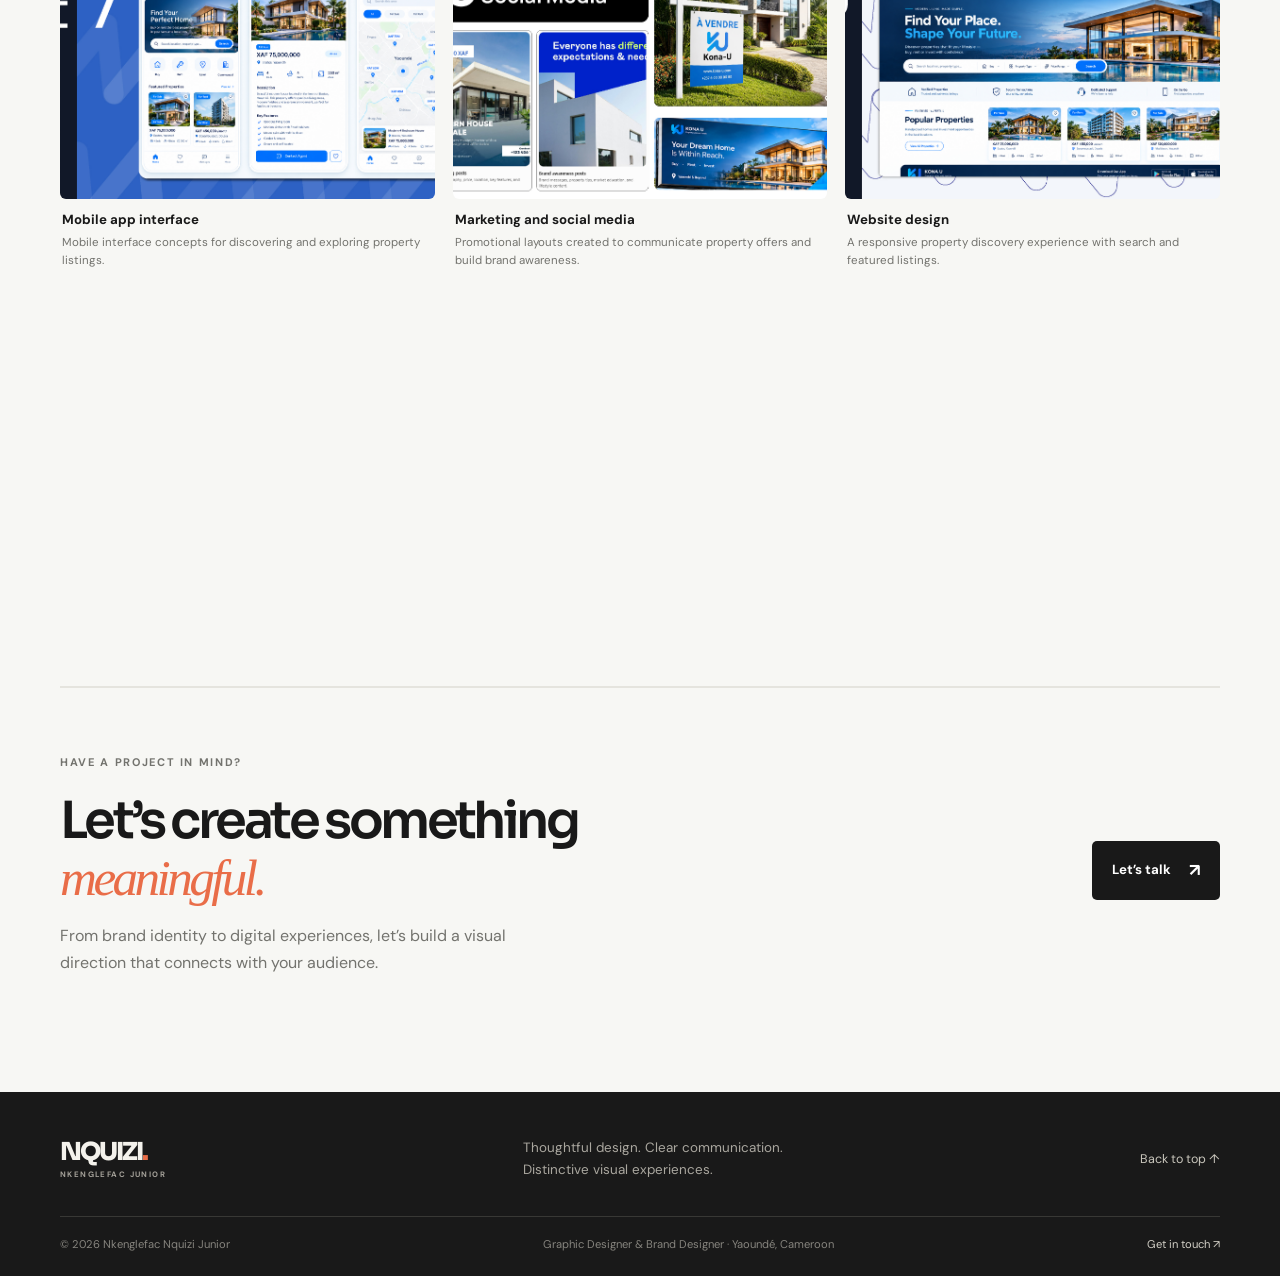
<file: work/konau.html>
<!doctype html><html lang="en"><head><meta charset="utf-8"><meta name="viewport" content="width=device-width, initial-scale=1"><meta name="description" content="Visual identities built to give organisations and ideas a recognisable, consistent voice. Selected projects by Nkenglefac Nquizi Junior, Graphic Designer & Brand Designer in Yaoundé, Cameroon."><meta name="theme-color" content="#f7f7f4"><meta name="description" content="Kona-U property sales and rentals platform branding, visual identity and digital product design by Nkenglefac Nquizi Junior."><title>Kona-U — Brand Identity & Digital Experience | Nkenglefac Nquizi Junior</title><link rel="preconnect" href="https://fonts.googleapis.com"><link rel="preconnect" href="https://fonts.gstatic.com" crossorigin><link href="https://fonts.googleapis.com/css2?family=DM+Sans:wght@400;500;600;700&family=Sora:wght@400;500;600;700;800&display=swap" rel="stylesheet"><link rel="stylesheet" href="../assets/css/style.css"><link rel="icon" href="../favicon-quizgab.ico" sizes="any"><link rel="icon" type="image/png" href="../favicon-quizgab.png"><link rel="apple-touch-icon" href="../favicon-quizgab.png"></head><body id="top" class="category-page"><header class="site-header"><div class="container nav-wrap"><a class="wordmark" href="../index.html" aria-label="Nkenglefac Nquizi Junior home"><span>NQUIZI<span class="accent">.</span></span><small>NKENGLEFAC JUNIOR</small></a><button class="menu-toggle" type="button" aria-label="Open navigation" aria-expanded="false"><span></span><span></span></button><nav class="main-nav" aria-label="Main navigation"><ul><li><a href="../index.html">Home</a></li><li class="has-submenu active"><a href="../work.html" class="active">Work <span class="chevron">⌄</span></a><div class="submenu"><a href="../work.html">All work</a><a href="../work/brand-identity.html">Brand Identity</a><a href="../work/social-media-design.html">Social Media Design</a><a href="../work/advertising-campaigns.html">Advertising &amp; Campaigns</a><a href="../work/print-outdoor-design.html">Print &amp; Outdoor Design</a></div></li><li><a href="../services.html">Services</a></li><li><a href="../about.html">About</a></li><li><a href="../contact.html">Contact</a></li></ul></nav><div class="nav-actions"><a class="nav-cta" href="../contact.html">Let’s talk <span>↗</span></a><button class="theme-toggle" type="button" aria-label="Switch colour theme" title="Switch colour theme">◐</button></div></div></header><main>
<section class="category-hero"><div class="container"><div class="breadcrumbs"><a href="../index.html">Home</a><span>/</span><a href="../work.html">Work</a><span>/</span><a href="brand-identity.html">Brand Identity</a><span>/</span><span>Kona-U Digital Experience</span></div><div class="category-hero-grid"><div><span class="eyebrow">BRAND IDENTITY / DIGITAL EXTENSIONS</span><h1>Kona-U<span class="accent">.</span></h1><p class="lead">Property sales and rentals, brought closer to you. A brand identity and digital property-platform concept designed to make discovering a place feel simple, clear and accessible.</p><div class="tag-row"><span>Digital Product Design</span><span>UI/UX Design</span><span>Website Design</span><span>Marketing Applications</span></div></div><div class="category-hero-aside"><span class="eyebrow">PROJECT SCOPE</span><p>Visual identity · Brand system · Stationery · Social media · Website · Mobile app concept</p></div></div></div></section>
<section class="container project-group" id="konau-project"><div class="project-group-heading"><div><span class="eyebrow">FEATURED PROJECT</span><h2>Find Your Place. Shape Your Future.</h2><p>Kona-U is a property sales and rentals platform concept built around the idea of bringing people closer to the spaces they want to call home. The work brings strategy, visual identity and digital experience together in one coherent system.</p></div><span class="project-count">10 visuals</span></div><div class="image-grid"><figure class="work-image-card reveal"><button class="image-trigger" type="button" data-lightbox="../assets/images/konau/konau-brand-overview.jpg" data-caption="Kona-U — Brand identity overview" aria-label="View Brand identity overview"><img src="../assets/images/konau/konau-brand-overview.jpg" alt="Kona-U Brand identity overview" loading="lazy"><span class="image-zoom">↗</span></button><figcaption><strong>Brand identity overview</strong><span>The Kona-U brand introduction, positioning and core visual direction.</span></figcaption></figure><figure class="work-image-card reveal"><button class="image-trigger" type="button" data-lightbox="../assets/images/konau/konau-logo-concept.jpg" data-caption="Kona-U — Logo concept and rationale" aria-label="View Logo concept and rationale"><img src="../assets/images/konau/konau-logo-concept.jpg" alt="Kona-U Logo concept and rationale" loading="lazy"><span class="image-zoom">↗</span></button><figcaption><strong>Logo concept and rationale</strong><span>A distinctive mark developed to communicate connection, property and forward movement.</span></figcaption></figure><figure class="work-image-card reveal"><button class="image-trigger" type="button" data-lightbox="../assets/images/konau/konau-colour-system.jpg" data-caption="Kona-U — Colour system" aria-label="View Colour system"><img src="../assets/images/konau/konau-colour-system.jpg" alt="Kona-U Colour system" loading="lazy"><span class="image-zoom">↗</span></button><figcaption><strong>Colour system</strong><span>A practical palette balancing energetic blue, cyan, deep navy and neutral tones.</span></figcaption></figure><figure class="work-image-card reveal"><button class="image-trigger" type="button" data-lightbox="../assets/images/konau/konau-typography.jpg" data-caption="Kona-U — Typography system" aria-label="View Typography system"><img src="../assets/images/konau/konau-typography.jpg" alt="Kona-U Typography system" loading="lazy"><span class="image-zoom">↗</span></button><figcaption><strong>Typography system</strong><span>The type choices that establish a clear, modern and approachable brand voice.</span></figcaption></figure><figure class="work-image-card reveal"><button class="image-trigger" type="button" data-lightbox="../assets/images/konau/konau-graphic-language.jpg" data-caption="Kona-U — Graphic language and imagery" aria-label="View Graphic language and imagery"><img src="../assets/images/konau/konau-graphic-language.jpg" alt="Kona-U Graphic language and imagery" loading="lazy"><span class="image-zoom">↗</span></button><figcaption><strong>Graphic language and imagery</strong><span>Supporting graphic elements and property imagery that extend the visual identity.</span></figcaption></figure><figure class="work-image-card reveal"><button class="image-trigger" type="button" data-lightbox="../assets/images/konau/konau-stationery.jpg" data-caption="Kona-U — Stationery applications" aria-label="View Stationery applications"><img src="../assets/images/konau/konau-stationery.jpg" alt="Kona-U Stationery applications" loading="lazy"><span class="image-zoom">↗</span></button><figcaption><strong>Stationery applications</strong><span>Branded stationery and collateral designed for consistent business communication.</span></figcaption></figure><figure class="work-image-card reveal"><button class="image-trigger" type="button" data-lightbox="../assets/images/konau/konau-mobile-app.jpg" data-caption="Kona-U — Mobile app interface" aria-label="View Mobile app interface"><img src="../assets/images/konau/konau-mobile-app.jpg" alt="Kona-U Mobile app interface" loading="lazy"><span class="image-zoom">↗</span></button><figcaption><strong>Mobile app interface</strong><span>Mobile interface concepts for discovering and exploring property listings.</span></figcaption></figure><figure class="work-image-card reveal"><button class="image-trigger" type="button" data-lightbox="../assets/images/konau/konau-marketing-social.jpg" data-caption="Kona-U — Marketing and social media" aria-label="View Marketing and social media"><img src="../assets/images/konau/konau-marketing-social.jpg" alt="Kona-U Marketing and social media" loading="lazy"><span class="image-zoom">↗</span></button><figcaption><strong>Marketing and social media</strong><span>Promotional layouts created to communicate property offers and build brand awareness.</span></figcaption></figure><figure class="work-image-card reveal"><button class="image-trigger" type="button" data-lightbox="../assets/images/konau/konau-website.jpg" data-caption="Kona-U — Website design" aria-label="View Website design"><img src="../assets/images/konau/konau-website.jpg" alt="Kona-U Website design" loading="lazy"><span class="image-zoom">↗</span></button><figcaption><strong>Website design</strong><span>A responsive property discovery experience with search and featured listings.</span></figcaption></figure><figure class="work-image-card reveal"><button class="image-trigger" type="button" data-lightbox="../assets/images/konau/konau-logo-variations.jpg" data-caption="Kona-U — Logo variations" aria-label="View Logo variations"><img src="../assets/images/konau/konau-logo-variations.jpg" alt="Kona-U Logo variations" loading="lazy"><span class="image-zoom">↗</span></button><figcaption><strong>Logo variations</strong><span>Primary mark, monogram and wordmark adaptations for different brand applications.</span></figcaption></figure></div></section>
<section class="container work-featured-bottom"><div><span class="eyebrow">HAVE A PROJECT IN MIND?</span><h2>Let’s create something<br><em>meaningful.</em></h2><p>From brand identity to digital experiences, let’s build a visual direction that connects with your audience.</p></div><a class="button button-dark" href="../contact.html">Let’s talk <span>↗</span></a></section>
</main><footer class="site-footer"><div class="container footer-top"><a class="wordmark footer-mark" href="../index.html"><span>NQUIZI<span class="accent">.</span></span><small>NKENGLEFAC JUNIOR</small></a><p>Thoughtful design. Clear communication.<br>Distinctive visual experiences.</p><a class="back-top" href="#top">Back to top ↑</a></div><div class="container footer-bottom"><span>© <span data-year></span> Nkenglefac Nquizi Junior</span><span>Graphic Designer &amp; Brand Designer · Yaoundé, Cameroon</span><a href="mailto:nkenglefacnquizijunior@gmail.com">Get in touch ↗</a></div></footer><script src="../assets/js/main.js" defer></script></body></html>
</file>
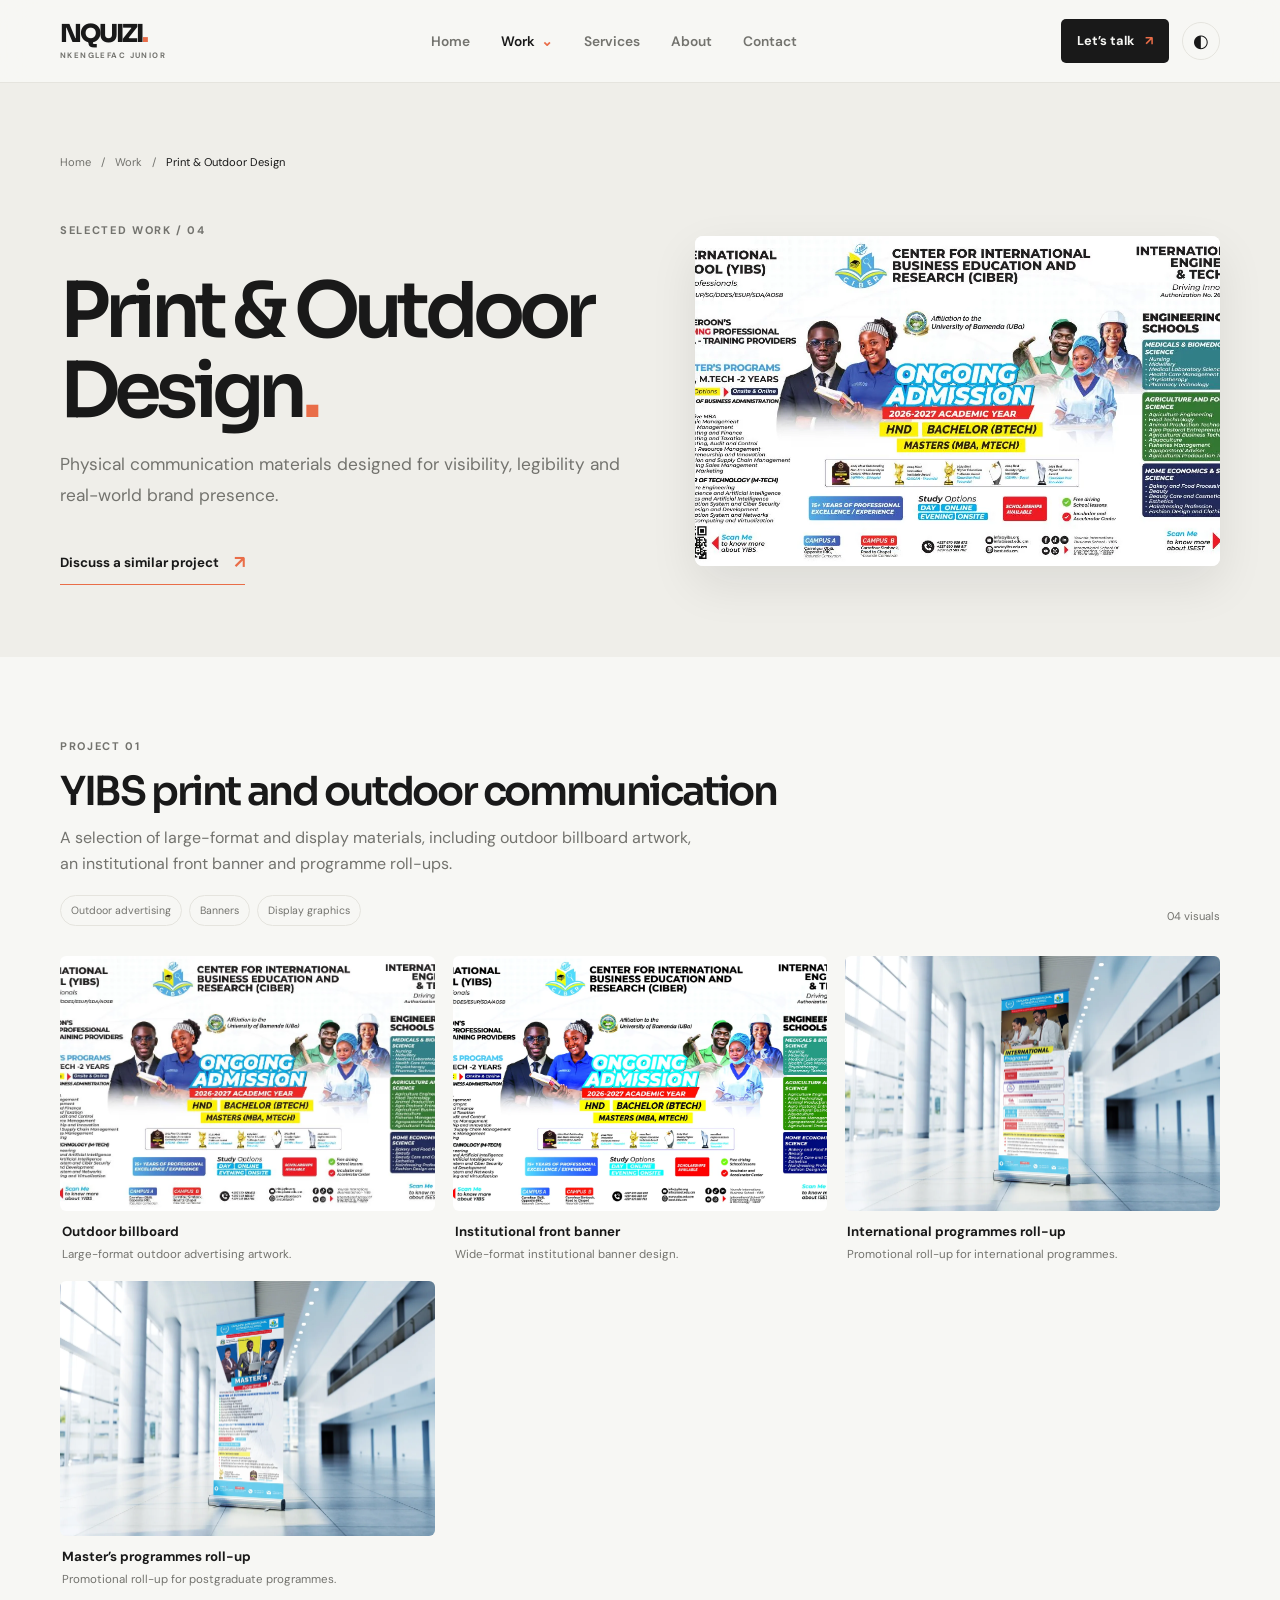
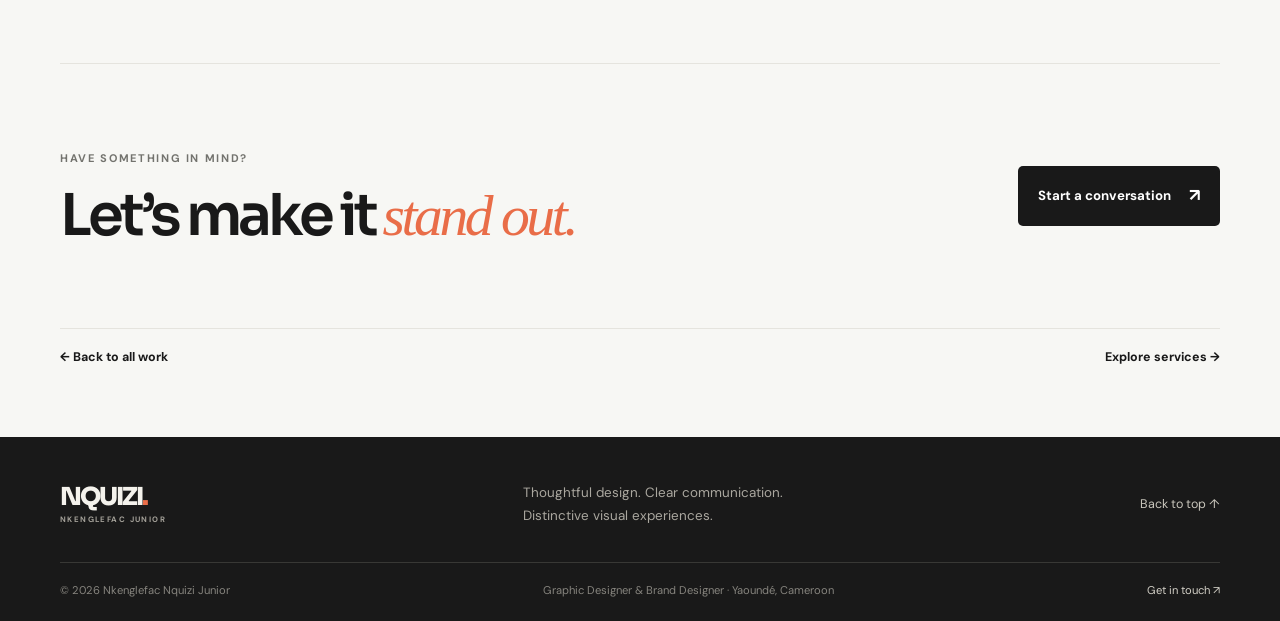
<file: work/print-outdoor-design.html>
<!doctype html><html lang="en"><head><meta charset="utf-8"><meta name="viewport" content="width=device-width, initial-scale=1"><meta name="description" content="Physical communication materials designed for visibility, legibility and real-world brand presence. Selected projects by Nkenglefac Nquizi Junior, Graphic Designer & Brand Designer in Yaoundé, Cameroon."><meta name="theme-color" content="#f7f7f4"><title>Print &amp; Outdoor Design — Nkenglefac Nquizi Junior</title><link rel="preconnect" href="https://fonts.googleapis.com"><link rel="preconnect" href="https://fonts.gstatic.com" crossorigin><link href="https://fonts.googleapis.com/css2?family=DM+Sans:wght@400;500;600;700&family=Sora:wght@400;500;600;700;800&display=swap" rel="stylesheet"><link rel="stylesheet" href="../assets/css/style.css"><link rel="icon" href="../favicon-quizgab.ico" sizes="any"><link rel="icon" type="image/png" href="../favicon-quizgab.png"><link rel="apple-touch-icon" href="../favicon-quizgab.png"></head><body id="top" class="category-page"><header class="site-header"><div class="container nav-wrap"><a class="wordmark" href="../index.html" aria-label="Nkenglefac Nquizi Junior home"><span>NQUIZI<span class="accent">.</span></span><small>NKENGLEFAC JUNIOR</small></a><button class="menu-toggle" type="button" aria-label="Open navigation" aria-expanded="false"><span></span><span></span></button><nav class="main-nav" aria-label="Main navigation"><ul><li><a href="../index.html">Home</a></li><li class="has-submenu active"><a href="../work.html" class="active">Work <span class="chevron">⌄</span></a><div class="submenu"><a href="../work.html">All work</a><a href="../work/brand-identity.html">Brand Identity</a><a href="../work/social-media-design.html">Social Media Design</a><a href="../work/advertising-campaigns.html">Advertising &amp; Campaigns</a><a href="../work/print-outdoor-design.html">Print &amp; Outdoor Design</a></div></li><li><a href="../services.html">Services</a></li><li><a href="../about.html">About</a></li><li><a href="../contact.html">Contact</a></li></ul></nav><div class="nav-actions"><a class="nav-cta" href="../contact.html">Let’s talk <span>↗</span></a><button class="theme-toggle" type="button" aria-label="Switch colour theme" title="Switch colour theme">◐</button></div></div></header><main><section class="category-hero"><div class="container"><div class="breadcrumbs"><a href="../index.html">Home</a><span>/</span><a href="../work.html">Work</a><span>/</span><span>Print &amp; Outdoor Design</span></div><div class="category-hero-grid"><div><span class="eyebrow">SELECTED WORK / 04</span><h1>Print &amp; Outdoor Design<span class="accent">.</span></h1><p class="lead">Physical communication materials designed for visibility, legibility and real-world brand presence.</p><a class="text-link" href="../contact.html">Discuss a similar project <span>↗</span></a></div><div class="category-cover"><img src="../assets/images/print-outdoor/yibs/yibs-billboard.webp" alt="Print &amp; Outdoor Design project preview"></div></div></div></section><div class="container"><section class="project-group" id="project-1"><div class="project-group-heading"><div><span class="eyebrow">PROJECT 01</span><h2>YIBS print and outdoor communication</h2><p>A selection of large-format and display materials, including outdoor billboard artwork, an institutional front banner and programme roll-ups.</p><div class="tag-row"><span>Outdoor advertising</span><span>Banners</span><span>Display graphics</span></div></div><span class="project-count">04 visuals</span></div><div class="image-grid"><figure class="work-image-card reveal"><button class="image-trigger" type="button" data-lightbox="assets/images/print-outdoor/yibs/yibs-billboard.webp" data-caption="Outdoor billboard" aria-label="View Outdoor billboard"><img src="../assets/images/print-outdoor/yibs/yibs-billboard.webp" alt="Outdoor billboard" loading="lazy"><span class="image-zoom">↗</span></button><figcaption><strong>Outdoor billboard</strong><span>Large-format outdoor advertising artwork.</span></figcaption></figure><figure class="work-image-card reveal"><button class="image-trigger" type="button" data-lightbox="assets/images/print-outdoor/yibs/yibs-front-banner.webp" data-caption="Institutional front banner" aria-label="View Institutional front banner"><img src="../assets/images/print-outdoor/yibs/yibs-front-banner.webp" alt="Institutional front banner" loading="lazy"><span class="image-zoom">↗</span></button><figcaption><strong>Institutional front banner</strong><span>Wide-format institutional banner design.</span></figcaption></figure><figure class="work-image-card reveal"><button class="image-trigger" type="button" data-lightbox="assets/images/print-outdoor/yibs/yibs-international-programmes.webp" data-caption="International programmes roll-up" aria-label="View International programmes roll-up"><img src="../assets/images/print-outdoor/yibs/yibs-international-programmes.webp" alt="International programmes roll-up" loading="lazy"><span class="image-zoom">↗</span></button><figcaption><strong>International programmes roll-up</strong><span>Promotional roll-up for international programmes.</span></figcaption></figure><figure class="work-image-card reveal"><button class="image-trigger" type="button" data-lightbox="assets/images/print-outdoor/yibs/yibs-masters-programmes.webp" data-caption="Master’s programmes roll-up" aria-label="View Master’s programmes roll-up"><img src="../assets/images/print-outdoor/yibs/yibs-masters-programmes.webp" alt="Master’s programmes roll-up" loading="lazy"><span class="image-zoom">↗</span></button><figcaption><strong>Master’s programmes roll-up</strong><span>Promotional roll-up for postgraduate programmes.</span></figcaption></figure></div></section><div class="category-end"><div><span class="eyebrow">HAVE SOMETHING IN MIND?</span><h2>Let’s make it <em>stand out.</em></h2></div><a class="button button-dark" href="../contact.html">Start a conversation <span>↗</span></a></div><div class="category-pagination"><a href="../work.html">← Back to all work</a><a href="../services.html">Explore services →</a></div></div></main><footer class="site-footer"><div class="container footer-top"><a class="wordmark footer-mark" href="../index.html"><span>NQUIZI<span class="accent">.</span></span><small>NKENGLEFAC JUNIOR</small></a><p>Thoughtful design. Clear communication.<br>Distinctive visual experiences.</p><a class="back-top" href="#top">Back to top ↑</a></div><div class="container footer-bottom"><span>© <span data-year></span> Nkenglefac Nquizi Junior</span><span>Graphic Designer &amp; Brand Designer · Yaoundé, Cameroon</span><a href="mailto:nkenglefacnquizijunior@gmail.com">Get in touch ↗</a></div></footer><div class="lightbox" aria-hidden="true"><button class="lightbox-close" type="button" aria-label="Close image">×</button><img alt=""><p></p></div><script src="../assets/js/main.js" defer></script></body></html>
</file>
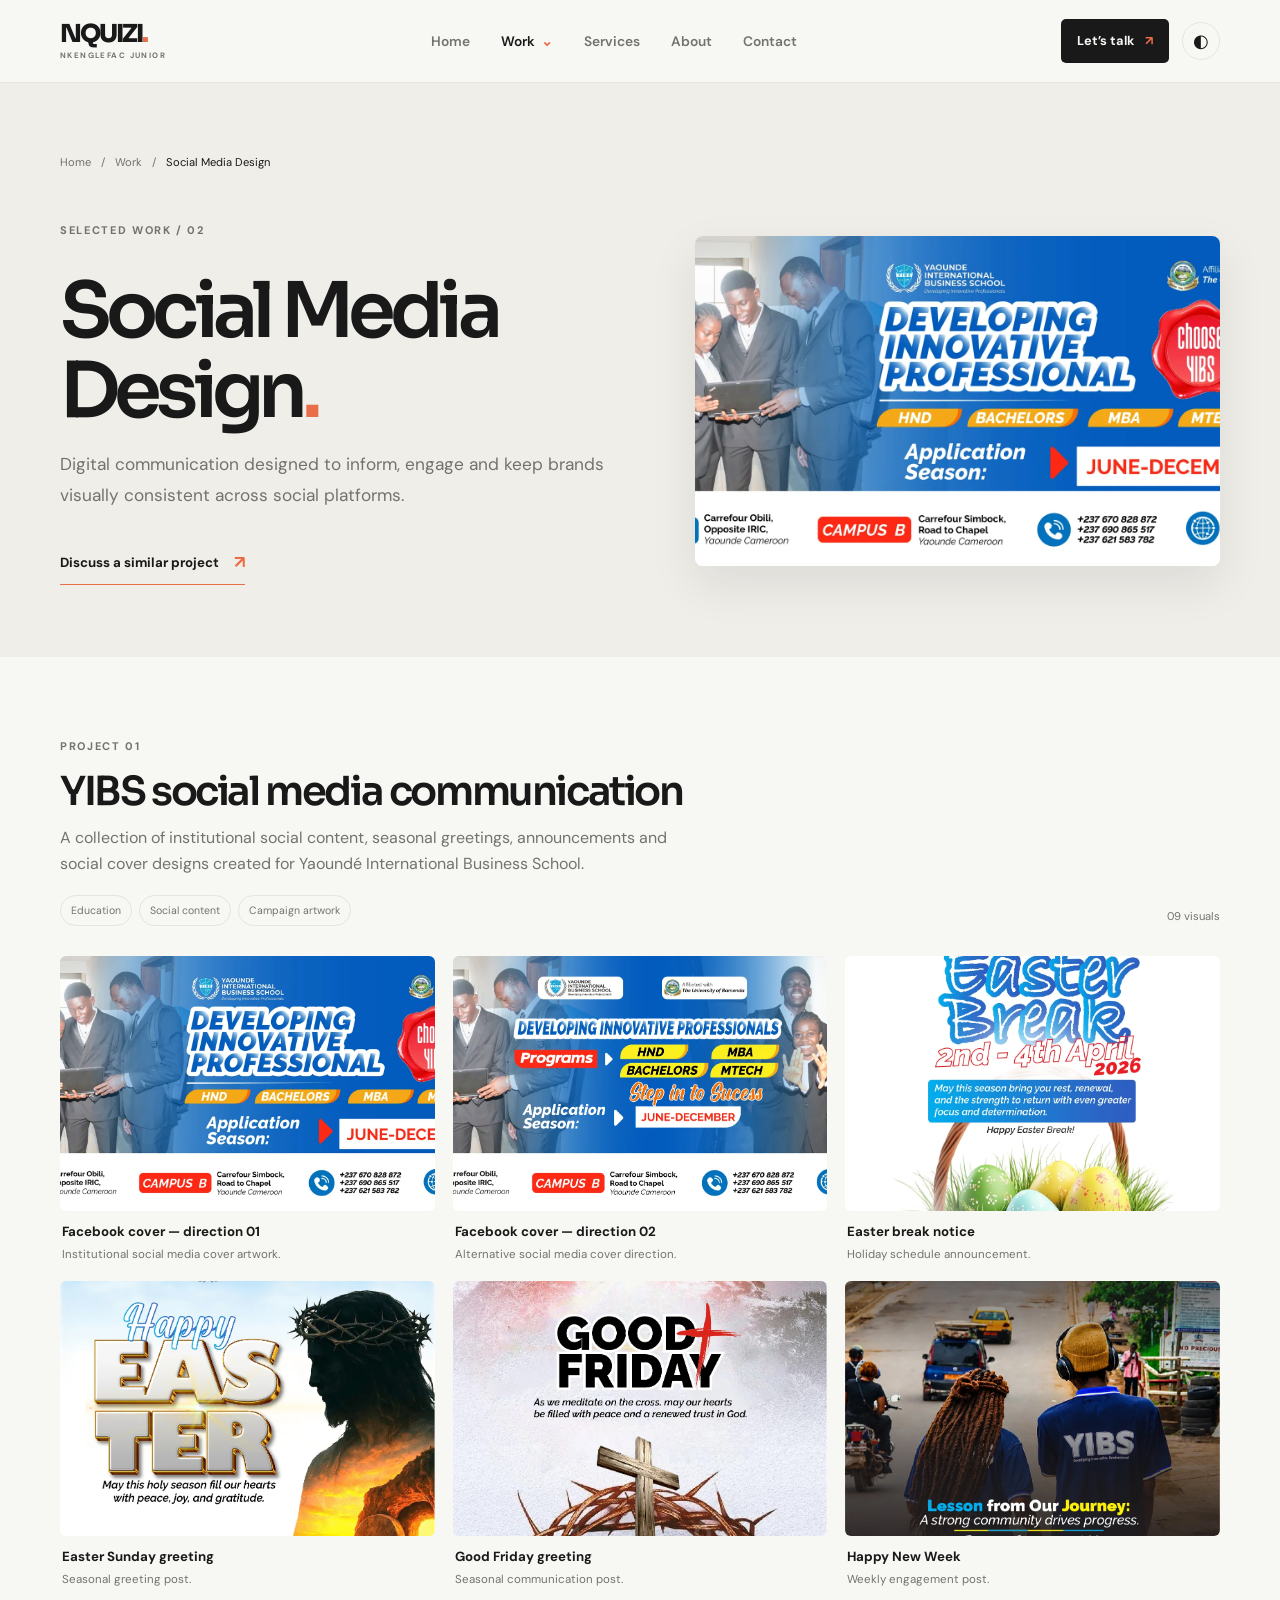
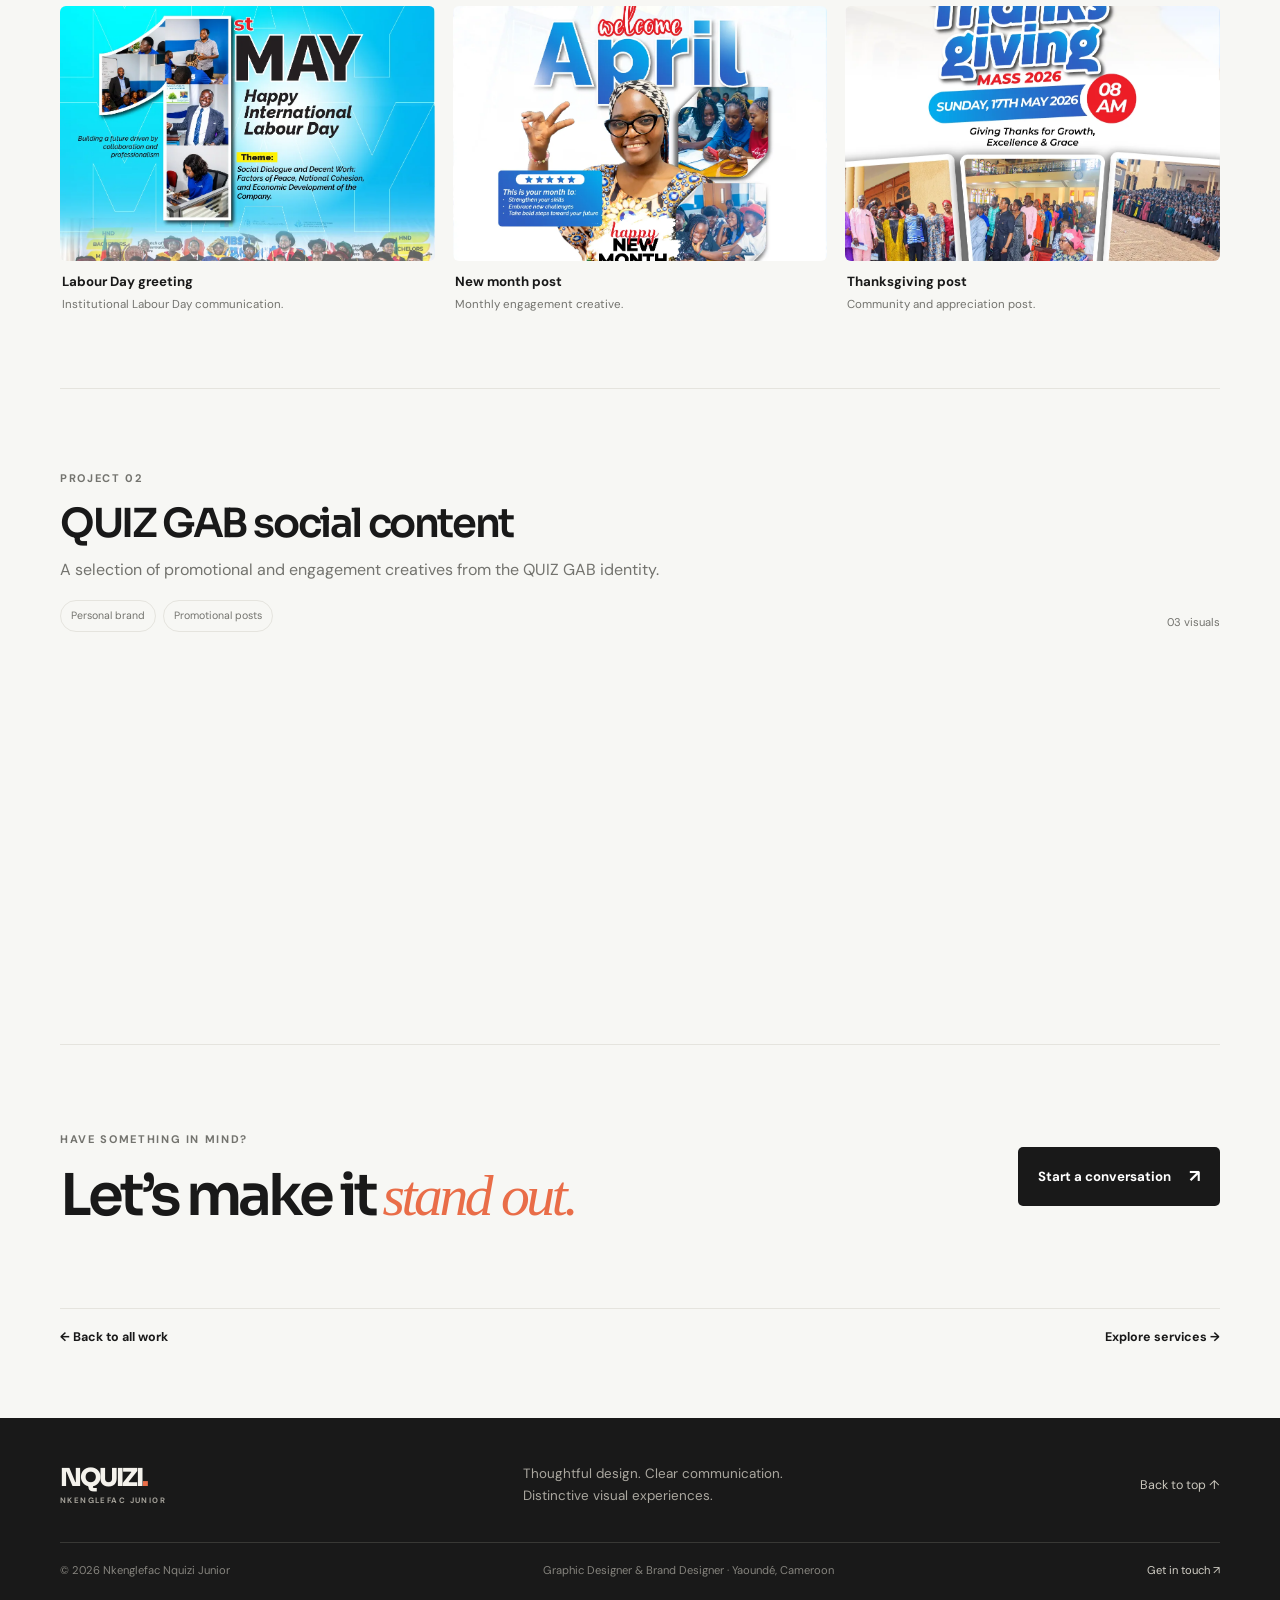
<file: work/social-media-design.html>
<!doctype html><html lang="en"><head><meta charset="utf-8"><meta name="viewport" content="width=device-width, initial-scale=1"><meta name="description" content="Digital communication designed to inform, engage and keep brands visually consistent across social platforms. Selected projects by Nkenglefac Nquizi Junior, Graphic Designer & Brand Designer in Yaoundé, Cameroon."><meta name="theme-color" content="#f7f7f4"><title>Social Media Design — Nkenglefac Nquizi Junior</title><link rel="preconnect" href="https://fonts.googleapis.com"><link rel="preconnect" href="https://fonts.gstatic.com" crossorigin><link href="https://fonts.googleapis.com/css2?family=DM+Sans:wght@400;500;600;700&family=Sora:wght@400;500;600;700;800&display=swap" rel="stylesheet"><link rel="stylesheet" href="../assets/css/style.css"><link rel="icon" href="../favicon-quizgab.ico" sizes="any"><link rel="icon" type="image/png" href="../favicon-quizgab.png"><link rel="apple-touch-icon" href="../favicon-quizgab.png"></head><body id="top" class="category-page"><header class="site-header"><div class="container nav-wrap"><a class="wordmark" href="../index.html" aria-label="Nkenglefac Nquizi Junior home"><span>NQUIZI<span class="accent">.</span></span><small>NKENGLEFAC JUNIOR</small></a><button class="menu-toggle" type="button" aria-label="Open navigation" aria-expanded="false"><span></span><span></span></button><nav class="main-nav" aria-label="Main navigation"><ul><li><a href="../index.html">Home</a></li><li class="has-submenu active"><a href="../work.html" class="active">Work <span class="chevron">⌄</span></a><div class="submenu"><a href="../work.html">All work</a><a href="../work/brand-identity.html">Brand Identity</a><a href="../work/social-media-design.html">Social Media Design</a><a href="../work/advertising-campaigns.html">Advertising &amp; Campaigns</a><a href="../work/print-outdoor-design.html">Print &amp; Outdoor Design</a></div></li><li><a href="../services.html">Services</a></li><li><a href="../about.html">About</a></li><li><a href="../contact.html">Contact</a></li></ul></nav><div class="nav-actions"><a class="nav-cta" href="../contact.html">Let’s talk <span>↗</span></a><button class="theme-toggle" type="button" aria-label="Switch colour theme" title="Switch colour theme">◐</button></div></div></header><main><section class="category-hero"><div class="container"><div class="breadcrumbs"><a href="../index.html">Home</a><span>/</span><a href="../work.html">Work</a><span>/</span><span>Social Media Design</span></div><div class="category-hero-grid"><div><span class="eyebrow">SELECTED WORK / 02</span><h1>Social Media Design<span class="accent">.</span></h1><p class="lead">Digital communication designed to inform, engage and keep brands visually consistent across social platforms.</p><a class="text-link" href="../contact.html">Discuss a similar project <span>↗</span></a></div><div class="category-cover"><img src="../assets/images/social-media/yibs/yibs-facebook-cover-01.webp" alt="Social Media Design project preview"></div></div></div></section><div class="container"><section class="project-group" id="project-1"><div class="project-group-heading"><div><span class="eyebrow">PROJECT 01</span><h2>YIBS social media communication</h2><p>A collection of institutional social content, seasonal greetings, announcements and social cover designs created for Yaoundé International Business School.</p><div class="tag-row"><span>Education</span><span>Social content</span><span>Campaign artwork</span></div></div><span class="project-count">09 visuals</span></div><div class="image-grid"><figure class="work-image-card reveal"><button class="image-trigger" type="button" data-lightbox="assets/images/social-media/yibs/yibs-facebook-cover-01.webp" data-caption="Facebook cover — direction 01" aria-label="View Facebook cover — direction 01"><img src="../assets/images/social-media/yibs/yibs-facebook-cover-01.webp" alt="Facebook cover — direction 01" loading="lazy"><span class="image-zoom">↗</span></button><figcaption><strong>Facebook cover — direction 01</strong><span>Institutional social media cover artwork.</span></figcaption></figure><figure class="work-image-card reveal"><button class="image-trigger" type="button" data-lightbox="assets/images/social-media/yibs/yibs-facebook-cover-02.webp" data-caption="Facebook cover — direction 02" aria-label="View Facebook cover — direction 02"><img src="../assets/images/social-media/yibs/yibs-facebook-cover-02.webp" alt="Facebook cover — direction 02" loading="lazy"><span class="image-zoom">↗</span></button><figcaption><strong>Facebook cover — direction 02</strong><span>Alternative social media cover direction.</span></figcaption></figure><figure class="work-image-card reveal"><button class="image-trigger" type="button" data-lightbox="assets/images/social-media/yibs/yibs-easter-break.webp" data-caption="Easter break notice" aria-label="View Easter break notice"><img src="../assets/images/social-media/yibs/yibs-easter-break.webp" alt="Easter break notice" loading="lazy"><span class="image-zoom">↗</span></button><figcaption><strong>Easter break notice</strong><span>Holiday schedule announcement.</span></figcaption></figure><figure class="work-image-card reveal"><button class="image-trigger" type="button" data-lightbox="assets/images/social-media/yibs/yibs-easter-sunday.webp" data-caption="Easter Sunday greeting" aria-label="View Easter Sunday greeting"><img src="../assets/images/social-media/yibs/yibs-easter-sunday.webp" alt="Easter Sunday greeting" loading="lazy"><span class="image-zoom">↗</span></button><figcaption><strong>Easter Sunday greeting</strong><span>Seasonal greeting post.</span></figcaption></figure><figure class="work-image-card reveal"><button class="image-trigger" type="button" data-lightbox="assets/images/social-media/yibs/yibs-good-friday.webp" data-caption="Good Friday greeting" aria-label="View Good Friday greeting"><img src="../assets/images/social-media/yibs/yibs-good-friday.webp" alt="Good Friday greeting" loading="lazy"><span class="image-zoom">↗</span></button><figcaption><strong>Good Friday greeting</strong><span>Seasonal communication post.</span></figcaption></figure><figure class="work-image-card reveal"><button class="image-trigger" type="button" data-lightbox="assets/images/social-media/yibs/yibs-happy-new-week.webp" data-caption="Happy New Week" aria-label="View Happy New Week"><img src="../assets/images/social-media/yibs/yibs-happy-new-week.webp" alt="Happy New Week" loading="lazy"><span class="image-zoom">↗</span></button><figcaption><strong>Happy New Week</strong><span>Weekly engagement post.</span></figcaption></figure><figure class="work-image-card reveal"><button class="image-trigger" type="button" data-lightbox="assets/images/social-media/yibs/yibs-labour-day.webp" data-caption="Labour Day greeting" aria-label="View Labour Day greeting"><img src="../assets/images/social-media/yibs/yibs-labour-day.webp" alt="Labour Day greeting" loading="lazy"><span class="image-zoom">↗</span></button><figcaption><strong>Labour Day greeting</strong><span>Institutional Labour Day communication.</span></figcaption></figure><figure class="work-image-card reveal"><button class="image-trigger" type="button" data-lightbox="assets/images/social-media/yibs/yibs-new-month.webp" data-caption="New month post" aria-label="View New month post"><img src="../assets/images/social-media/yibs/yibs-new-month.webp" alt="New month post" loading="lazy"><span class="image-zoom">↗</span></button><figcaption><strong>New month post</strong><span>Monthly engagement creative.</span></figcaption></figure><figure class="work-image-card reveal"><button class="image-trigger" type="button" data-lightbox="assets/images/social-media/yibs/yibs-thanksgiving.webp" data-caption="Thanksgiving post" aria-label="View Thanksgiving post"><img src="../assets/images/social-media/yibs/yibs-thanksgiving.webp" alt="Thanksgiving post" loading="lazy"><span class="image-zoom">↗</span></button><figcaption><strong>Thanksgiving post</strong><span>Community and appreciation post.</span></figcaption></figure></div></section><section class="project-group" id="project-2"><div class="project-group-heading"><div><span class="eyebrow">PROJECT 02</span><h2>QUIZ GAB social content</h2><p>A selection of promotional and engagement creatives from the QUIZ GAB identity.</p><div class="tag-row"><span>Personal brand</span><span>Promotional posts</span></div></div><span class="project-count">03 visuals</span></div><div class="image-grid"><figure class="work-image-card reveal"><button class="image-trigger" type="button" data-lightbox="assets/images/social-media/quizgab/quizgab-design-plug.jpg" data-caption="Let me be your design plug" aria-label="View Let me be your design plug"><img src="../assets/images/social-media/quizgab/quizgab-design-plug.jpg" alt="Let me be your design plug" loading="lazy"><span class="image-zoom">↗</span></button><figcaption><strong>Let me be your design plug</strong><span>Promotional social media creative for QUIZ GAB.</span></figcaption></figure><figure class="work-image-card reveal"><button class="image-trigger" type="button" data-lightbox="assets/images/social-media/quizgab/quizgab-graphic-designer.jpg" data-caption="Graphic designer" aria-label="View Graphic designer"><img src="../assets/images/social-media/quizgab/quizgab-graphic-designer.jpg" alt="Graphic designer" loading="lazy"><span class="image-zoom">↗</span></button><figcaption><strong>Graphic designer</strong><span>Personal creative promotion.</span></figcaption></figure><figure class="work-image-card reveal"><button class="image-trigger" type="button" data-lightbox="assets/images/social-media/quizgab/quizgab-finally-weekend.jpg" data-caption="Finally weekend" aria-label="View Finally weekend"><img src="../assets/images/social-media/quizgab/quizgab-finally-weekend.jpg" alt="Finally weekend" loading="lazy"><span class="image-zoom">↗</span></button><figcaption><strong>Finally weekend</strong><span>Lifestyle and engagement post.</span></figcaption></figure></div></section><div class="category-end"><div><span class="eyebrow">HAVE SOMETHING IN MIND?</span><h2>Let’s make it <em>stand out.</em></h2></div><a class="button button-dark" href="../contact.html">Start a conversation <span>↗</span></a></div><div class="category-pagination"><a href="../work.html">← Back to all work</a><a href="../services.html">Explore services →</a></div></div></main><footer class="site-footer"><div class="container footer-top"><a class="wordmark footer-mark" href="../index.html"><span>NQUIZI<span class="accent">.</span></span><small>NKENGLEFAC JUNIOR</small></a><p>Thoughtful design. Clear communication.<br>Distinctive visual experiences.</p><a class="back-top" href="#top">Back to top ↑</a></div><div class="container footer-bottom"><span>© <span data-year></span> Nkenglefac Nquizi Junior</span><span>Graphic Designer &amp; Brand Designer · Yaoundé, Cameroon</span><a href="mailto:nkenglefacnquizijunior@gmail.com">Get in touch ↗</a></div></footer><div class="lightbox" aria-hidden="true"><button class="lightbox-close" type="button" aria-label="Close image">×</button><img alt=""><p></p></div><script src="../assets/js/main.js" defer></script></body></html>
</file>
<file: assets/css/style.css>
/* Nkenglefac Nquizi Junior — personal portfolio */
:root{--paper:#f7f7f4;--surface:#fff;--ink:#191919;--muted:#73736e;--line:#e5e4de;--soft:#efeee9;--accent:#e96d48;--accent-dark:#cc5635;--dark:#191919;--dark-muted:#b7b6b0;--serif:Georgia,"Times New Roman",serif;--sans:"DM Sans",Arial,sans-serif;--display:"Sora",Arial,sans-serif;--shadow:0 18px 48px rgba(25,25,25,.09);color-scheme:light}
:root[data-theme="dark"]{--paper:#151515;--surface:#1e1e1e;--ink:#f4f2ec;--muted:#aaa8a1;--line:#30302e;--soft:#222220;--dark:#0b0b0b;--dark-muted:#b7b6b0;--shadow:0 18px 48px rgba(0,0,0,.28);color-scheme:dark}
*{box-sizing:border-box}html{scroll-behavior:smooth;scroll-padding-top:90px}body{margin:0;background:var(--paper);color:var(--ink);font-family:var(--sans);font-size:16px;line-height:1.65;-webkit-font-smoothing:antialiased}body,button,input,select,textarea{font-family:var(--sans)}a{color:inherit;text-decoration:none}img{max-width:100%;display:block}button{color:inherit}::selection{background:var(--accent);color:#171717}.container{width:min(1160px,calc(100% - 48px));margin-inline:auto}.accent{color:var(--accent)}.eyebrow{display:inline-flex;align-items:center;gap:10px;font-size:.69rem;letter-spacing:.15em;font-weight:700;color:var(--muted);text-transform:uppercase}.eyebrow i{width:7px;height:7px;border-radius:50%;background:var(--accent);display:inline-block}.site-header{position:sticky;top:0;z-index:50;background:color-mix(in srgb,var(--paper) 92%,transparent);backdrop-filter:blur(16px);border-bottom:1px solid var(--line)}.nav-wrap{height:82px;display:flex;align-items:center;justify-content:space-between;gap:25px}.wordmark{display:inline-flex;flex-direction:column;line-height:1;flex-shrink:0}.wordmark>span{font:800 1.55rem/1 var(--display);letter-spacing:-.08em}.wordmark small{font-size:.49rem;letter-spacing:.18em;font-weight:700;color:var(--muted);margin-top:6px}.main-nav ul{display:flex;align-items:center;gap:31px;list-style:none;margin:0;padding:0}.main-nav li{position:relative}.main-nav a{font-size:.86rem;color:var(--muted);font-weight:600;transition:color .2s}.main-nav a:hover,.main-nav a.active,.main-nav li.active>a{color:var(--ink)}.chevron{color:var(--accent);padding-left:3px}.submenu{display:none;position:absolute;top:100%;left:-18px;padding:12px;min-width:230px;background:var(--surface);border:1px solid var(--line);border-radius:12px;box-shadow:var(--shadow)}.submenu a{display:block;padding:10px 12px;border-radius:7px;font-size:.83rem}.submenu a:hover{background:var(--soft)}.has-submenu:hover .submenu,.has-submenu:focus-within .submenu{display:block}.nav-actions{display:flex;align-items:center;gap:13px}.nav-cta{background:var(--ink);color:var(--paper);padding:11px 16px;border-radius:5px;font-size:.8rem;font-weight:700}.nav-cta span{color:var(--accent);padding-left:8px}.theme-toggle{border:1px solid var(--line);background:transparent;width:38px;height:38px;border-radius:50%;font-size:1.15rem;cursor:pointer}.menu-toggle{display:none}.hero{background:var(--dark);color:#f6f5ef;min-height:720px;display:flex;flex-direction:column;position:relative;overflow:hidden}.hero-grid{display:grid;grid-template-columns:1.08fr .92fr;align-items:center;gap:50px;flex:1;padding-top:70px;padding-bottom:55px}.hero-copy{position:relative;z-index:2}.hero .eyebrow{color:#bdbbb4}.hero h1,.page-hero h1,.category-hero h1,.contact-hero h1{font:600 clamp(3.5rem,7.2vw,6.6rem)/1.04 var(--display);letter-spacing:-.075em;margin:27px 0 20px;max-width:780px}.hero h1 em,.page-hero h1 em,.category-hero h1 em,.contact-hero h1 em,.section-heading h2 em,.intro-grid h2 em,.services-strip h2 em,.home-contact h2 em,.about-copy h2 em,.details-grid h2 em,.category-end h2 em{font-family:var(--serif);font-weight:400;letter-spacing:-.06em;color:var(--accent)}.hero-lead{max-width:540px;color:#c8c6bf;font-size:1.08rem;line-height:1.8}.hero-actions{display:flex;gap:12px;flex-wrap:wrap;margin-top:30px}.button{display:inline-flex;align-items:center;justify-content:center;gap:18px;padding:14px 19px;border-radius:5px;font-size:.83rem;font-weight:700;border:1px solid transparent;transition:transform .2s,background .2s,color .2s;cursor:pointer}.button:hover{transform:translateY(-3px)}.button span{font-size:1.1rem}.button-accent{background:var(--accent);color:#171717}.button-accent:hover{background:#f0805d}.button-outline{border-color:#55534f;color:#f8f7f1}.button-outline:hover{background:#fff;color:#171717}.button-dark{background:var(--dark);color:#fff}.button-dark:hover{background:var(--accent);color:#171717}.hero-note{display:flex;gap:12px;align-items:center;color:#98968f;font-size:.72rem;margin-top:52px}.note-line{display:block;width:33px;height:1px;background:var(--accent)}.hero-visual{height:480px;position:relative;display:flex;align-items:center;justify-content:center}.hero-orbit{position:absolute;width:min(440px,90%);aspect-ratio:1;border:1px solid rgba(233,109,72,.5);border-radius:50%;transform:rotate(-18deg)}.hero-orbit:before,.hero-orbit:after{content:"";position:absolute;border:1px solid rgba(255,255,255,.14);border-radius:50%;inset:28px -22px;transform:rotate(55deg)}.hero-orbit:after{inset:65px 0;transform:rotate(-47deg)}.hero-portrait{width:min(330px,70%);aspect-ratio:.82;position:relative;z-index:1;overflow:hidden;border-radius:46% 46% 7px 7px;background:#e96d48;box-shadow:0 20px 60px rgba(0,0,0,.3)}.hero-portrait img{width:100%;height:100%;object-fit:cover;object-position:50% 15%;mix-blend-mode:normal}.hero-stamp{position:absolute;right:-5px;bottom:65px;z-index:3;background:var(--accent);color:#171717;padding:14px 16px;display:flex;flex-direction:column;gap:0;font:700 .7rem/1.4 var(--display);letter-spacing:.12em;box-shadow:8px 8px 0 rgba(255,255,255,.09)}.hero-stamp b{font-size:.7rem;color:#fff}.hero-index{position:absolute;top:40px;right:0;color:#7b7973;font-size:.62rem;letter-spacing:.15em}.hero-bottom{display:flex;align-items:center;justify-content:space-between;color:#77756e;font-size:.64rem;letter-spacing:.16em;padding-bottom:23px}.scroll-mark{color:var(--accent);font-size:1.1rem}.intro-section{padding:120px 0 112px}.intro-grid{display:grid;grid-template-columns:.65fr 1.35fr;gap:70px}.intro-grid h2,.section-heading h2,.services-strip h2,.home-contact h2,.about-copy h2,.details-grid h2,.category-end h2{font:600 clamp(2.3rem,4.5vw,4rem)/1.13 var(--display);letter-spacing:-.07em;margin:0 0 19px}.intro-grid p{max-width:610px;color:var(--muted);font-size:1.02rem;line-height:1.9}.text-link{display:inline-flex;align-items:center;gap:15px;font-size:.83rem;font-weight:700;margin-top:13px;border-bottom:1px solid var(--accent);padding-bottom:7px}.text-link span{color:var(--accent);font-size:1.1rem;transition:transform .2s}.text-link:hover span{transform:translate(3px,-3px)}.section-block{padding:105px 0;border-top:1px solid var(--line)}.section-heading{display:flex;align-items:end;justify-content:space-between;gap:40px;margin-bottom:42px}.section-heading h2{margin:12px 0 10px}.section-heading p{margin:0;color:var(--muted);max-width:480px}.section-heading>.text-link{margin-bottom:7px;flex-shrink:0}.featured-grid{display:grid;grid-template-columns:repeat(3,1fr);gap:22px}.featured-card{display:block}.featured-image{position:relative;aspect-ratio:1.18;overflow:hidden;background:var(--soft);border-radius:7px}.featured-image img{width:100%;height:100%;object-fit:cover;transition:transform .65s cubic-bezier(.2,.7,.2,1)}.featured-card:hover .featured-image img{transform:scale(1.045)}.featured-image>span{position:absolute;right:14px;bottom:14px;width:38px;height:38px;display:grid;place-items:center;background:var(--accent);color:#171717;border-radius:50%;font-size:1.1rem}.featured-meta{display:flex;justify-content:space-between;align-items:start;gap:14px;padding-top:15px}.featured-meta h3{margin:0;font:600 1.05rem var(--display);letter-spacing:-.03em}.featured-meta p{margin:5px 0;color:var(--muted);font-size:.82rem}.featured-meta small{color:var(--muted);font-size:.66rem;white-space:nowrap;padding-top:5px}.category-preview{background:var(--soft)}.mini-category-grid{border-top:1px solid var(--line)}.mini-category{display:grid;grid-template-columns:60px 1fr 30px;align-items:center;gap:20px;padding:21px 5px;border-bottom:1px solid var(--line);transition:padding .2s,color .2s}.mini-category:hover{padding-left:13px;color:var(--accent)}.mini-category>span{font-size:.72rem;color:var(--muted)}.mini-category b{font:600 1.25rem var(--display);letter-spacing:-.04em}.mini-category i{font-style:normal;text-align:right;color:var(--accent);font-size:1.2rem}.services-strip{background:var(--dark);color:#f7f6f0;padding:105px 0}.services-strip-grid{display:grid;grid-template-columns:.8fr 1.2fr;gap:80px}.services-strip .eyebrow{color:#97958e}.services-strip h2{margin:18px 0 20px}.service-list>div{display:grid;grid-template-columns:38px 1fr 20px;gap:15px;align-items:center;padding:17px 0;border-bottom:1px solid #393936}.service-list>div:first-child{border-top:1px solid #393936}.service-list span{font-size:.7rem;color:var(--accent)}.service-list b{font-weight:600;font-size:.95rem}.service-list i{font-style:normal;color:var(--accent)}.home-contact{padding:112px 0;text-align:center;background:var(--accent);color:#171717}.home-contact .eyebrow{color:rgba(20,20,20,.65)}.home-contact h2{max-width:780px;margin:18px auto 15px}.home-contact h2 em{color:#fff}.home-contact p{max-width:550px;margin:0 auto 24px;color:rgba(20,20,20,.75)}.site-footer{padding:45px 0 22px;background:var(--dark);color:#f4f2ec}.footer-top{display:flex;align-items:center;justify-content:space-between;padding-bottom:35px;border-bottom:1px solid #383835}.footer-mark small{color:#a4a199}.footer-top p{margin:0;color:#aaa79f;font-size:.84rem}.back-top{font-size:.78rem;color:#c9c6bc}.back-top:hover,.footer-bottom a:hover{color:var(--accent)}.footer-bottom{display:flex;justify-content:space-between;gap:15px;padding-top:18px;color:#86847e;font-size:.7rem}.footer-bottom a{color:#d3d0c7}.page-hero,.category-hero,.contact-hero{padding:70px 0 65px;background:var(--soft)}.page-hero h1,.category-hero h1,.contact-hero h1{font-size:clamp(3.2rem,6vw,5.5rem);margin:29px 0 17px}.page-hero .lead,.category-hero .lead,.contact-hero .lead{max-width:690px;color:var(--muted);font-size:1.08rem;line-height:1.8}.breadcrumbs{display:flex;gap:10px;align-items:center;font-size:.7rem;color:var(--muted);margin-bottom:45px}.breadcrumbs span:last-child{color:var(--ink)}.page-hero-foot{display:flex;justify-content:space-between;border-top:1px solid var(--line);padding-top:17px;margin-top:54px;font-size:.65rem;letter-spacing:.13em;color:var(--muted)}.work-category-section{padding-top:65px;padding-bottom:65px}.category-grid{display:grid;grid-template-columns:repeat(2,1fr);gap:27px}.category-card{background:var(--surface);border:1px solid var(--line);border-radius:8px;overflow:hidden;display:block;transition:transform .25s,box-shadow .25s}.category-card:hover{transform:translateY(-5px);box-shadow:var(--shadow)}.category-image{position:relative;aspect-ratio:1.65;overflow:hidden;background:var(--soft)}.category-image img{width:100%;height:100%;object-fit:cover;transition:transform .6s}.category-card:hover .category-image img{transform:scale(1.04)}.category-arrow{position:absolute;right:15px;bottom:15px;width:40px;height:40px;display:grid;place-items:center;background:var(--accent);color:#171717;border-radius:50%;font-size:1.1rem}.category-card-info{padding:22px 24px 24px}.category-card-info .eyebrow{font-size:.62rem}.category-card-info h2{font:600 1.45rem var(--display);letter-spacing:-.05em;margin:8px 0}.category-card-info p{font-size:.85rem;color:var(--muted);margin:0;max-width:450px}.category-count{display:flex;justify-content:space-between;align-items:center;margin-top:18px;padding-top:14px;border-top:1px solid var(--line);font-size:.7rem;color:var(--muted)}.category-count b{font-size:1.1rem;color:var(--accent)}.work-featured-bottom{border-top:1px solid var(--line);padding-top:60px;padding-bottom:100px;display:flex;align-items:center;justify-content:space-between;gap:40px}.work-featured-bottom h2{font:600 clamp(2rem,4vw,3.4rem)/1.12 var(--display);letter-spacing:-.07em;margin:17px 0}.work-featured-bottom h2 em{font-family:var(--serif);font-weight:400;color:var(--accent)}.work-featured-bottom p{color:var(--muted);max-width:490px}.category-hero{padding-bottom:72px}.category-hero-grid{display:grid;grid-template-columns:1.05fr .95fr;align-items:center;gap:55px}.category-hero-grid .lead{max-width:580px}.category-cover{height:330px;overflow:hidden;border-radius:8px;background:var(--surface);box-shadow:var(--shadow)}.category-cover img{width:100%;height:100%;object-fit:cover}.category-hero .text-link{margin-top:20px}.project-group{padding:75px 0;border-bottom:1px solid var(--line)}.project-group-heading{display:flex;align-items:end;justify-content:space-between;gap:35px;margin-bottom:30px}.project-group-heading h2{font:600 clamp(1.7rem,3.2vw,2.5rem)/1.15 var(--display);letter-spacing:-.06em;margin:10px 0}.project-group-heading p{max-width:650px;color:var(--muted);margin:0}.tag-row{display:flex;flex-wrap:wrap;gap:7px;margin-top:17px}.tag-row span{border:1px solid var(--line);border-radius:99px;padding:6px 10px;color:var(--muted);font-size:.66rem}.project-count{font-size:.7rem;color:var(--muted);white-space:nowrap}.image-grid{display:grid;grid-template-columns:repeat(3,1fr);gap:18px}.work-image-card{margin:0;min-width:0}.image-trigger{position:relative;border:0;padding:0;width:100%;height:255px;overflow:hidden;border-radius:6px;background:var(--soft);cursor:zoom-in;display:block}.image-trigger img{width:100%;height:100%;object-fit:cover;transition:transform .6s}.image-trigger:hover img{transform:scale(1.05)}.image-zoom{position:absolute;right:12px;bottom:12px;background:var(--accent);color:#171717;width:31px;height:31px;border-radius:50%;display:grid;place-items:center;opacity:0;transform:translateY(5px);transition:.2s}.image-trigger:hover .image-zoom,.image-trigger:focus-visible .image-zoom{opacity:1;transform:none}.work-image-card figcaption{padding:10px 2px 0}.work-image-card figcaption strong{display:block;font-size:.83rem;font-weight:700}.work-image-card figcaption span{display:block;color:var(--muted);font-size:.72rem;line-height:1.5;margin-top:3px}.category-end{padding:80px 0;display:flex;justify-content:space-between;align-items:center;gap:25px}.category-end h2{margin:12px 0 0}.category-pagination{display:flex;justify-content:space-between;padding:18px 0 70px;border-top:1px solid var(--line);font-size:.78rem;font-weight:700}.category-pagination a:hover{color:var(--accent)}.services-page-grid{padding-top:65px;padding-bottom:100px;display:grid;grid-template-columns:repeat(2,1fr);gap:20px}.service-card{background:var(--surface);border:1px solid var(--line);padding:31px;border-radius:8px;min-height:290px}.service-symbol{display:block;font-size:2rem;color:var(--accent);margin-bottom:26px}.service-card .eyebrow{font-size:.62rem}.service-card h2{font:600 1.45rem/1.2 var(--display);letter-spacing:-.05em;margin:12px 0}.service-card p{font-size:.87rem;color:var(--muted);max-width:450px}.service-card .text-link{font-size:.76rem}.about-layout{display:grid;grid-template-columns:.8fr 1.2fr;gap:90px;align-items:center;padding-top:85px;padding-bottom:100px}.about-portrait{position:relative;max-width:390px}.about-portrait img{width:100%;aspect-ratio:.8;object-fit:cover;object-position:50% 12%;border-radius:8px;background:var(--accent)}.about-portrait>span{display:block;color:var(--muted);font-size:.63rem;letter-spacing:.16em;margin-top:13px}.about-copy h2{margin:15px 0 23px}.about-copy p{color:var(--muted);line-height:1.9;font-size:.93rem}.about-copy .button{margin-top:17px}.about-details{background:var(--soft);padding:85px 0}.details-grid{display:grid;grid-template-columns:1fr 1fr;gap:80px}.details-grid h2{font-size:2.2rem;margin:14px 0 28px}.timeline-item{padding:18px 0;border-top:1px solid var(--line)}.timeline-item>span{font-size:.65rem;letter-spacing:.1em;color:var(--accent);font-weight:700}.timeline-item h3{font:600 1.05rem var(--display);margin:8px 0}.timeline-item p{font-size:.84rem;color:var(--muted);margin:0}.tool-pills{display:flex;flex-wrap:wrap;gap:8px;margin-top:20px}.tool-pills span{border:1px solid var(--line);padding:8px 12px;border-radius:99px;font-size:.73rem;color:var(--muted)}.contact-hero{padding-bottom:90px}.contact-methods{display:grid;grid-template-columns:1fr 1fr 1fr;gap:18px;margin-top:65px;padding-top:20px;border-top:1px solid var(--line)}.contact-methods>a,.contact-methods>div{display:flex;flex-direction:column;gap:7px;position:relative;padding-right:18px}.contact-methods span{font-size:.64rem;color:var(--muted);letter-spacing:.13em;font-weight:700}.contact-methods b{font-size:.94rem;overflow-wrap:anywhere}.contact-methods i{position:absolute;right:0;top:12px;color:var(--accent);font-style:normal}.contact-form-section{display:grid;grid-template-columns:.8fr 1.2fr;gap:95px;padding-top:90px;padding-bottom:110px}.form-intro h2{font:600 2.7rem/1.1 var(--display);letter-spacing:-.06em;margin:15px 0}.form-intro h2 em{font-family:var(--serif);font-weight:400;color:var(--accent)}.form-intro p{color:var(--muted);font-size:.84rem;max-width:340px}.contact-form{display:grid;gap:18px}.contact-form label{display:grid;gap:7px;font-size:.76rem;font-weight:700}.contact-form input,.contact-form select,.contact-form textarea{width:100%;border:1px solid var(--line);background:var(--surface);color:var(--ink);border-radius:5px;padding:13px 14px;font-size:.86rem;outline:none}.contact-form input:focus,.contact-form select:focus,.contact-form textarea:focus{border-color:var(--accent);box-shadow:0 0 0 3px color-mix(in srgb,var(--accent) 18%,transparent)}.contact-form textarea{resize:vertical}.contact-form .button{justify-self:start}.form-note{font-size:.76rem;color:var(--muted);margin:0}.lightbox{display:none;position:fixed;inset:0;z-index:100;background:rgba(8,8,8,.94);padding:65px 24px 30px;align-items:center;justify-content:center;flex-direction:column}.lightbox.open{display:flex}.lightbox img{max-width:min(1100px,92vw);max-height:78vh;object-fit:contain;border-radius:5px}.lightbox p{color:#eae8e1;font-size:.83rem;margin:14px 0 0}.lightbox-close{position:absolute;right:25px;top:13px;border:0;background:transparent;color:white;font-size:2.2rem;cursor:pointer}.reveal{opacity:0;transform:translateY(18px);transition:opacity .65s ease,transform .65s ease}.reveal.is-visible{opacity:1;transform:none}
@media(max-width:900px){.main-nav ul{gap:18px}.hero-grid{gap:15px}.hero-visual{height:400px}.hero h1{font-size:clamp(3rem,8vw,5rem)}.intro-grid{gap:35px}.featured-grid{gap:15px}.image-grid{grid-template-columns:repeat(2,1fr)}.about-layout{gap:50px}.contact-form-section{gap:50px}}
@media(max-width:700px){.container{width:min(100% - 34px,560px)}.nav-wrap{height:70px}.menu-toggle{display:flex;flex-direction:column;gap:5px;border:0;background:transparent;padding:10px;margin-left:auto}.menu-toggle span{display:block;width:23px;height:2px;background:var(--ink)}.main-nav{display:none;position:absolute;top:70px;left:0;right:0;background:var(--paper);border-bottom:1px solid var(--line);padding:15px 22px 22px}.main-nav.open{display:block}.main-nav ul{display:flex;align-items:stretch;flex-direction:column;gap:0}.main-nav li{padding:11px 0;border-bottom:1px solid var(--line)}.main-nav a{font-size:.95rem}.submenu{display:none;position:static;box-shadow:none;border:0;padding:6px 0 0 12px;background:transparent}.has-submenu.open-sub .submenu{display:block}.submenu a{font-size:.82rem;padding:8px 10px}.nav-actions{gap:7px}.nav-cta{padding:9px 11px;font-size:.72rem}.theme-toggle{width:34px;height:34px}.hero{min-height:auto}.hero-grid{grid-template-columns:1fr;padding-top:70px;padding-bottom:42px}.hero h1{font-size:clamp(3.3rem,13vw,5rem)}.hero-lead{font-size:.98rem}.hero-visual{height:370px;margin-top:0}.hero-portrait{width:245px}.hero-stamp{right:7%;bottom:40px}.hero-index{right:6%}.hero-note{margin-top:32px}.hero-bottom{font-size:.56rem}.intro-section{padding:75px 0}.intro-grid{grid-template-columns:1fr;gap:20px}.intro-grid h2,.section-heading h2,.services-strip h2,.home-contact h2{font-size:2.5rem}.section-block{padding:75px 0}.section-heading{display:block}.section-heading>.text-link{margin-top:22px}.featured-grid{grid-template-columns:1fr;gap:30px}.featured-image{aspect-ratio:1.35}.featured-meta{display:block}.featured-meta small{display:inline-block;margin-top:8px}.mini-category{grid-template-columns:35px 1fr 20px;gap:10px;padding:17px 0}.mini-category b{font-size:1rem}.services-strip{padding:75px 0}.services-strip-grid{grid-template-columns:1fr;gap:40px}.home-contact{padding:80px 0}.footer-top{align-items:flex-start;gap:18px;flex-wrap:wrap}.footer-top p{order:3;width:100%}.footer-bottom{flex-direction:column;gap:8px}.page-hero,.category-hero,.contact-hero{padding:45px 0 55px}.breadcrumbs{margin-bottom:32px}.page-hero h1,.category-hero h1,.contact-hero h1{font-size:clamp(2.8rem,12vw,4.3rem)}.page-hero-foot{margin-top:35px}.category-grid{grid-template-columns:1fr;gap:18px}.category-image{aspect-ratio:1.5}.work-featured-bottom{display:block;padding-top:45px;padding-bottom:70px}.work-featured-bottom .button{margin-top:15px}.category-hero-grid{grid-template-columns:1fr;gap:28px}.category-cover{height:250px}.project-group{padding:55px 0}.project-group-heading{display:block}.project-count{display:inline-block;margin-top:15px}.image-grid{grid-template-columns:1fr 1fr;gap:12px}.image-trigger{height:190px}.work-image-card figcaption strong{font-size:.75rem}.work-image-card figcaption span{font-size:.66rem}.category-end{display:block;padding:60px 0}.category-end .button{margin-top:20px}.services-page-grid{grid-template-columns:1fr;padding-top:35px;padding-bottom:75px}.service-card{min-height:0;padding:24px}.about-layout{grid-template-columns:1fr;gap:38px;padding-top:55px;padding-bottom:70px}.about-portrait{max-width:310px;margin:auto}.about-copy h2{font-size:2.45rem}.about-details{padding:70px 0}.details-grid{grid-template-columns:1fr;gap:45px}.details-grid h2{font-size:2rem}.contact-methods{grid-template-columns:1fr;gap:22px;margin-top:45px}.contact-form-section{grid-template-columns:1fr;gap:32px;padding-top:65px;padding-bottom:75px}.form-intro h2{font-size:2.3rem}}
@media(max-width:420px){.image-grid{grid-template-columns:1fr}.image-trigger{height:240px}.hero-visual{height:320px}.hero-portrait{width:215px}.hero-stamp{right:0;bottom:25px}.nav-cta{display:none}}
@media(prefers-reduced-motion:reduce){html{scroll-behavior:auto}*,*:before,*:after{animation-duration:.01ms!important;animation-iteration-count:1!important;transition-duration:.01ms!important}.reveal{opacity:1;transform:none}}

/* CV download actions */
.about-actions{display:flex;flex-wrap:wrap;gap:12px;margin-top:17px}
.about-actions .button{margin-top:0}
.button-outline-light{border-color:var(--line);color:var(--ink);background:transparent}
.button-outline-light:hover{background:var(--ink);color:var(--paper)}
@media(max-width:700px){.about-actions{gap:10px}}
</file>
